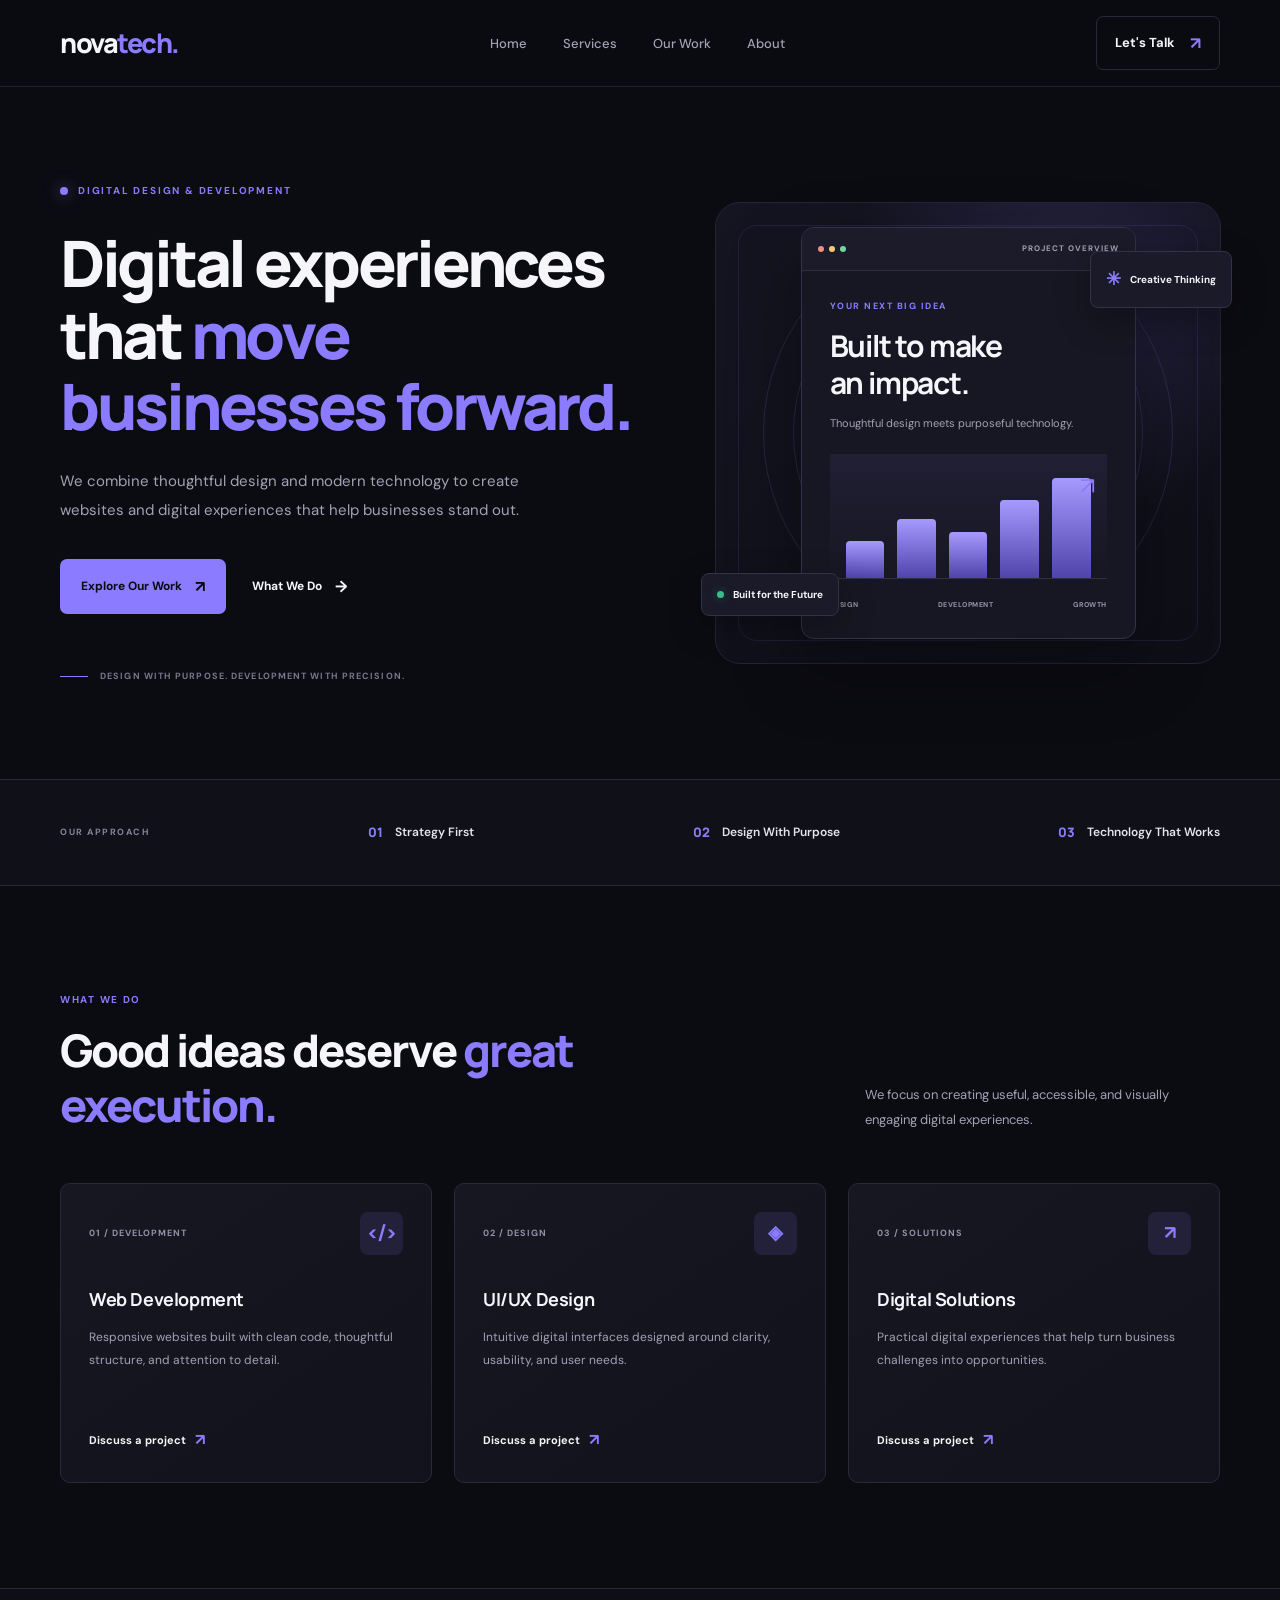
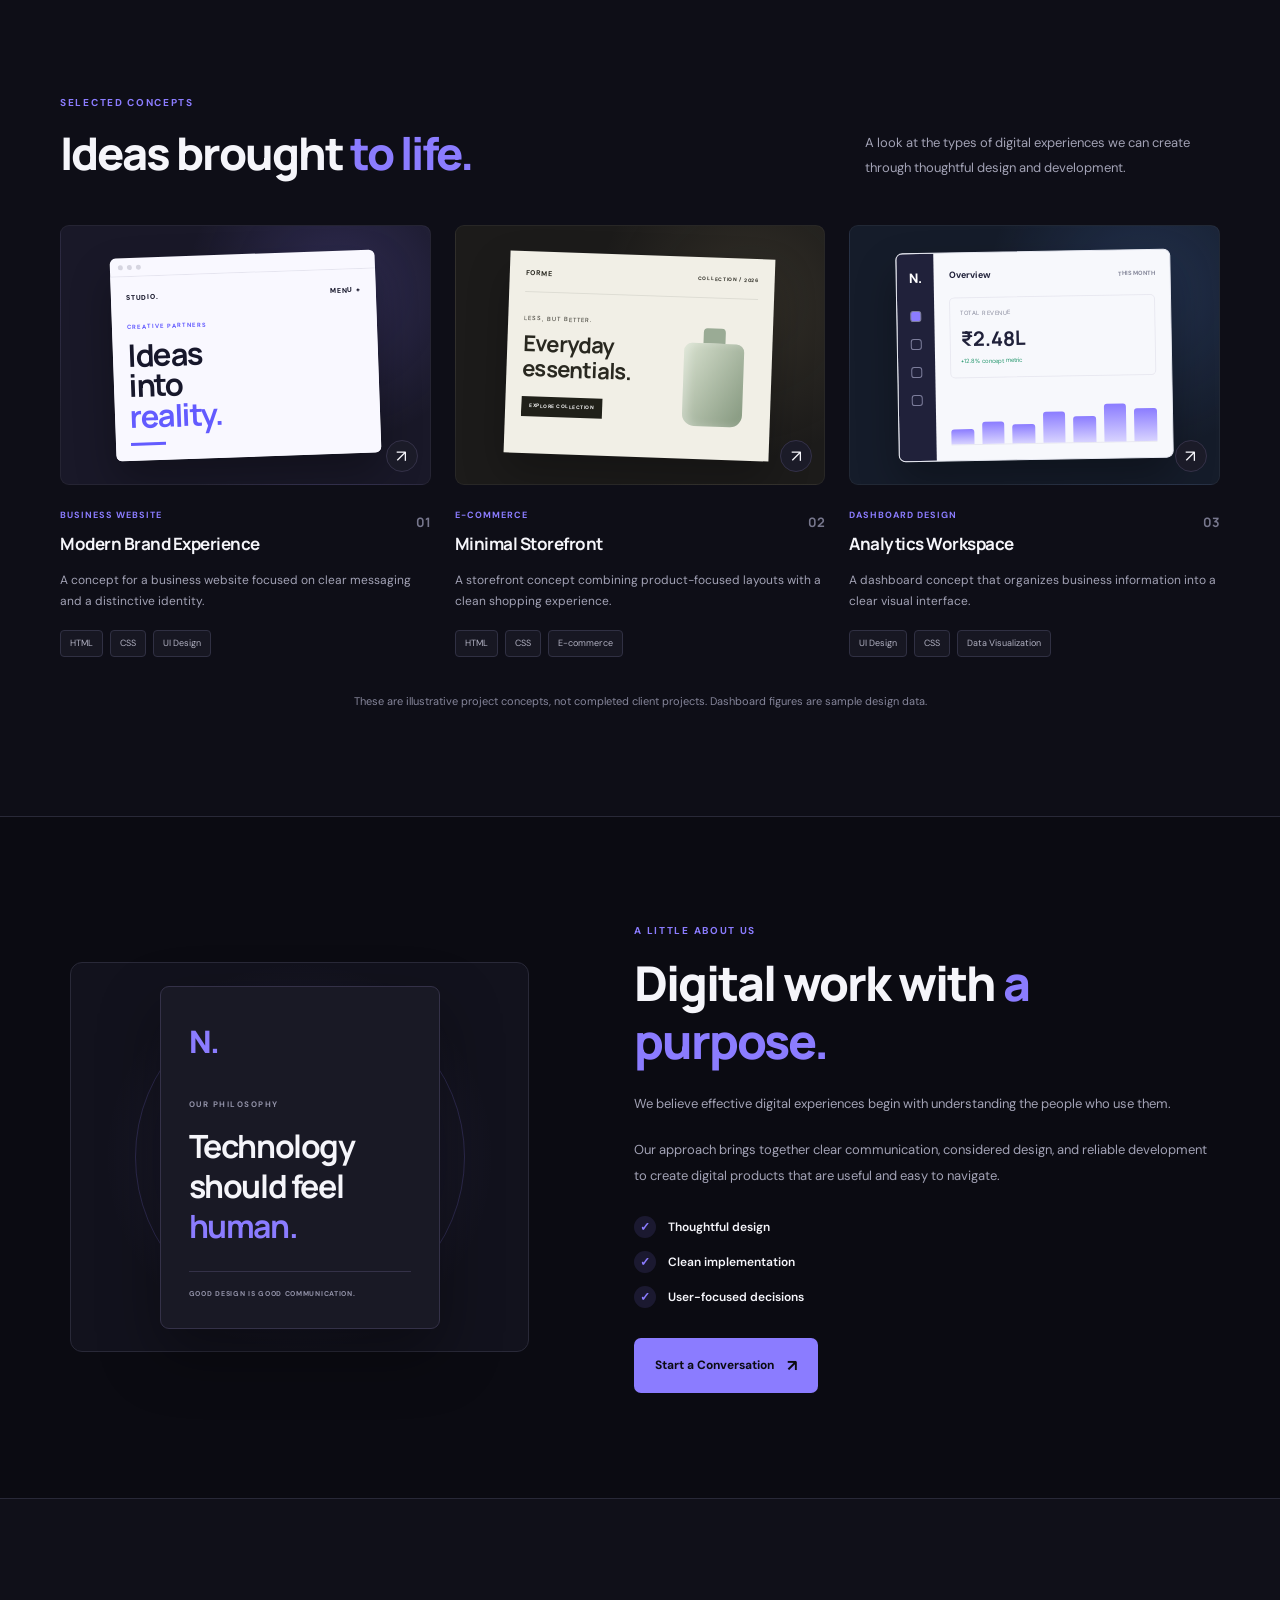
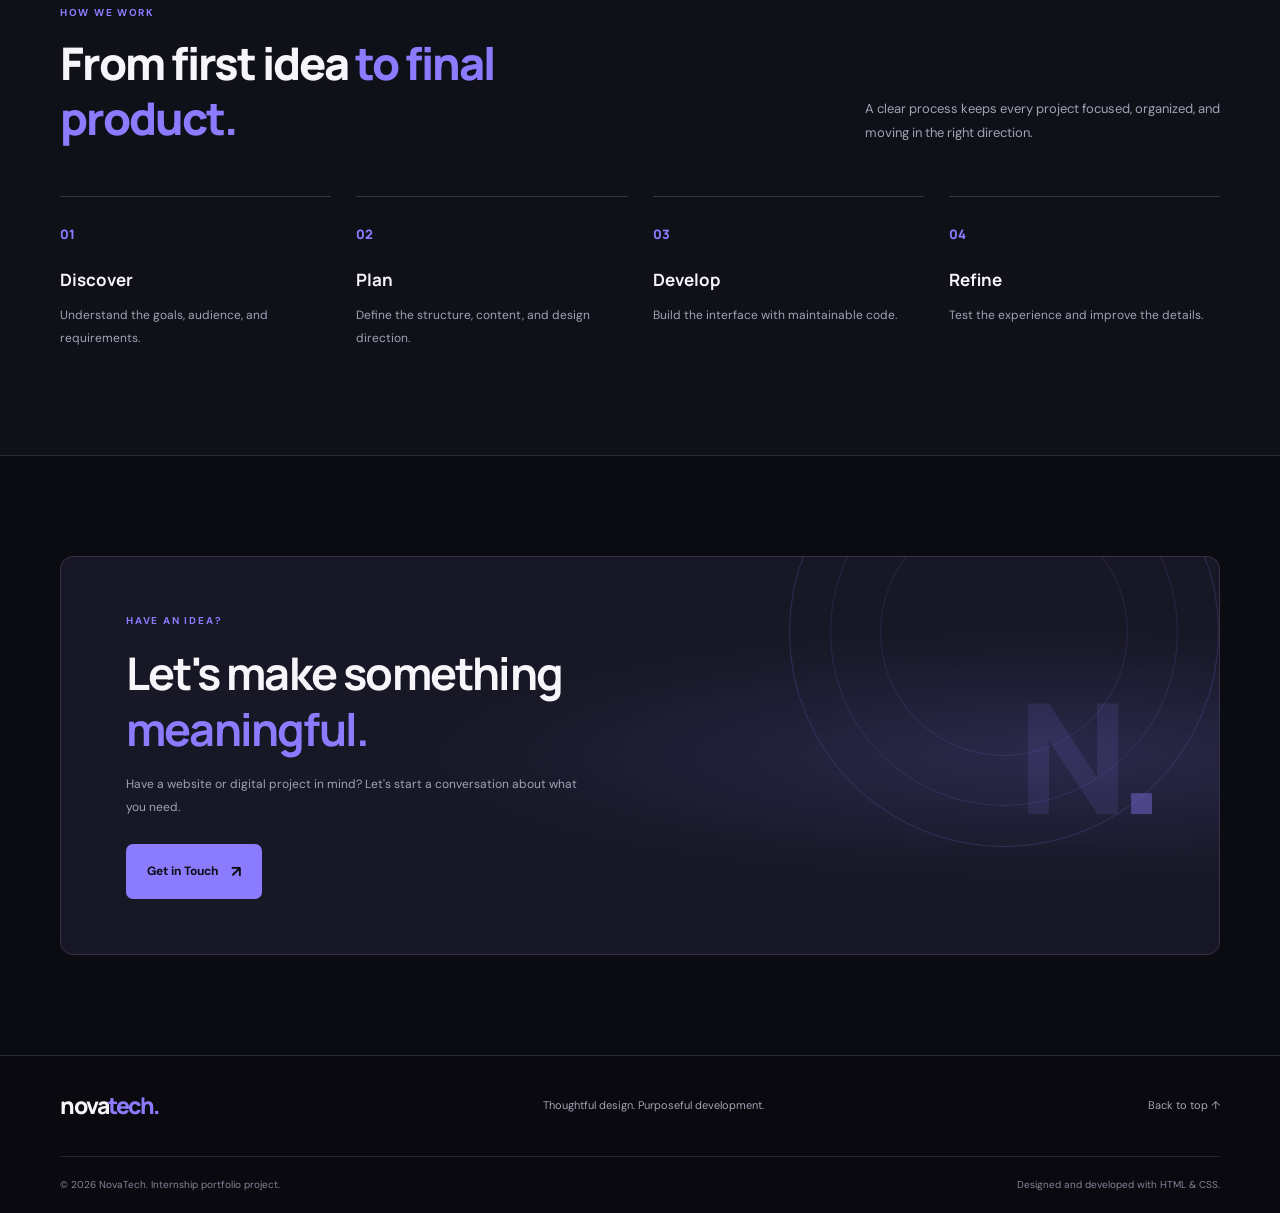
<file: Week_1/index.html>
<!DOCTYPE html>
<html lang="en">
<head>
    <meta charset="UTF-8">
    <meta name="viewport" content="width=device-width, initial-scale=1.0">

    <meta name="description" content="NovaTech creates modern websites, thoughtful user experiences, and practical digital solutions for growing businesses.">

    <meta name="theme-color" content="#ffffff">

    <title>NovaTech | Digital Experiences That Drive Growth</title>

    <link rel="preconnect" href="https://fonts.googleapis.com">
    <link rel="preconnect" href="https://fonts.gstatic.com" crossorigin>

    <link href="https://fonts.googleapis.com/css2?family=DM+Sans:wght@400;500;600;700&family=Manrope:wght@400;500;600;700;800&display=swap" rel="stylesheet">

    <link rel="stylesheet" href="style.css">
</head>

<body>

    <header class="header" id="home">
        <nav class="navbar container" aria-label="Main navigation">

            <a href="#home" class="logo" aria-label="NovaTech home">
                nova<span>tech.</span>
            </a>

            <ul class="nav-links">
                <li><a href="#home">Home</a></li>
                <li><a href="#services">Services</a></li>
                <li><a href="#work">Our Work</a></li>
                <li><a href="#about">About</a></li>
            </ul>

            <a href="#contact" class="nav-cta">
                Let's Talk <span aria-hidden="true">↗</span>
            </a>

        </nav>
    </header>


    <main>

        <section class="hero container">

            <div class="hero-content">

                <div class="eyebrow">
                    <span class="eyebrow-dot"></span>
                    DIGITAL DESIGN & DEVELOPMENT
                </div>

                <h1>
                    Digital experiences that
                    <span class="highlight">move businesses forward.</span>
                </h1>

                <p class="hero-description">
                    We combine thoughtful design and modern technology
                    to create websites and digital experiences that help
                    businesses stand out.
                </p>

                <div class="hero-actions">

                    <a href="#work" class="button button-primary">
                        Explore Our Work
                        <span aria-hidden="true">↗</span>
                    </a>

                    <a href="#services" class="button button-secondary">
                        What We Do
                        <span aria-hidden="true">→</span>
                    </a>

                </div>

                <div class="hero-note">
                    <span class="note-line"></span>
                    DESIGN WITH PURPOSE. DEVELOPMENT WITH PRECISION.
                </div>

            </div>


            <div class="hero-visual" aria-label="Illustration of a digital project dashboard">

                <div class="visual-orbit orbit-one"></div>
                <div class="visual-orbit orbit-two"></div>

                <div class="dashboard-card">

                    <div class="dashboard-header">
                        <div class="window-dots" aria-hidden="true">
                            <span></span>
                            <span></span>
                            <span></span>
                        </div>

                        <span class="dashboard-label">PROJECT OVERVIEW</span>
                    </div>

                    <div class="dashboard-body">

                        <p class="dashboard-kicker">YOUR NEXT BIG IDEA</p>

                        <h2>Built to make<br>an impact.</h2>

                        <p class="dashboard-description">
                            Thoughtful design meets purposeful technology.
                        </p>

                        <div class="dashboard-graphic" aria-hidden="true">

                            <div class="graphic-column column-one"></div>
                            <div class="graphic-column column-two"></div>
                            <div class="graphic-column column-three"></div>
                            <div class="graphic-column column-four"></div>
                            <div class="graphic-column column-five"></div>

                            <div class="graphic-trend">↗</div>

                        </div>

                        <div class="dashboard-footer">
                            <span>DESIGN</span>
                            <span>DEVELOPMENT</span>
                            <span>GROWTH</span>
                        </div>

                    </div>

                </div>

                <div class="floating-badge badge-top">
                    <span class="badge-icon">✳</span>
                    Creative Thinking
                </div>

                <div class="floating-badge badge-bottom">
                    <span class="badge-status"></span>
                    Built for the Future
                </div>

            </div>

        </section>


        <section class="trust-strip">

            <div class="container trust-content">

                <p>OUR APPROACH</p>

                <div class="trust-item">
                    <span>01</span>
                    Strategy First
                </div>

                <div class="trust-item">
                    <span>02</span>
                    Design With Purpose
                </div>

                <div class="trust-item">
                    <span>03</span>
                    Technology That Works
                </div>

            </div>

        </section>


        <section class="services section container" id="services">

            <div class="section-heading">

                <div>
                    <p class="section-label">WHAT WE DO</p>

                    <h2>
                        Good ideas deserve
                        <span>great execution.</span>
                    </h2>
                </div>

                <p class="section-intro">
                    We focus on creating useful, accessible, and visually
                    engaging digital experiences.
                </p>

            </div>


            <div class="service-grid">

                <article class="service-card">

                    <div class="service-card-top">
                        <span class="service-number">01 / DEVELOPMENT</span>

                        <span class="service-icon" aria-hidden="true">
                            &lt;/&gt;
                        </span>
                    </div>

                    <h3>Web Development</h3>

                    <p>
                        Responsive websites built with clean code,
                        thoughtful structure, and attention to detail.
                    </p>

                    <a href="#contact" class="text-link">
                        Discuss a project
                        <span aria-hidden="true">↗</span>
                    </a>

                </article>


                <article class="service-card">

                    <div class="service-card-top">
                        <span class="service-number">02 / DESIGN</span>

                        <span class="service-icon" aria-hidden="true">
                            ◈
                        </span>
                    </div>

                    <h3>UI/UX Design</h3>

                    <p>
                        Intuitive digital interfaces designed around
                        clarity, usability, and user needs.
                    </p>

                    <a href="#contact" class="text-link">
                        Discuss a project
                        <span aria-hidden="true">↗</span>
                    </a>

                </article>


                <article class="service-card">

                    <div class="service-card-top">
                        <span class="service-number">03 / SOLUTIONS</span>

                        <span class="service-icon" aria-hidden="true">
                            ↗
                        </span>
                    </div>

                    <h3>Digital Solutions</h3>

                    <p>
                        Practical digital experiences that help turn
                        business challenges into opportunities.
                    </p>

                    <a href="#contact" class="text-link">
                        Discuss a project
                        <span aria-hidden="true">↗</span>
                    </a>

                </article>

            </div>

        </section>


        <section class="work section" id="work">

            <div class="container">

                <div class="section-heading work-heading">

                    <div>
                        <p class="section-label">SELECTED CONCEPTS</p>

                        <h2>
                            Ideas brought
                            <span>to life.</span>
                        </h2>
                    </div>

                    <p class="section-intro">
                        A look at the types of digital experiences we
                        can create through thoughtful design and development.
                    </p>

                </div>


                <div class="project-grid">


                    <article class="project-card">

                        <a href="#contact"
                           class="project-visual project-business"
                           aria-label="Discuss a business website project">

                            <div class="mock-browser">

                                <div class="mock-browser-bar">
                                    <span></span>
                                    <span></span>
                                    <span></span>
                                </div>

                                <div class="business-preview">

                                    <div class="preview-nav">
                                        <span>STUDIO.</span>
                                        <span>MENU +</span>
                                    </div>

                                    <div class="preview-content">
                                        <span>CREATIVE PARTNERS</span>

                                        <strong>
                                            Ideas<br>
                                            into<br>
                                            <em>reality.</em>
                                        </strong>

                                        <div class="preview-line"></div>
                                    </div>

                                </div>

                            </div>

                            <span class="project-arrow" aria-hidden="true">↗</span>

                        </a>


                        <div class="project-info">

                            <div>
                                <p class="project-category">
                                    BUSINESS WEBSITE
                                </p>

                                <h3>Modern Brand Experience</h3>
                            </div>

                            <span class="project-index">01</span>

                        </div>

                        <p class="project-description">
                            A concept for a business website focused on
                            clear messaging and a distinctive identity.
                        </p>

                        <div class="project-tags">
                            <span>HTML</span>
                            <span>CSS</span>
                            <span>UI Design</span>
                        </div>

                    </article>


                    <article class="project-card">

                        <a href="#contact"
                           class="project-visual project-store"
                           aria-label="Discuss an e-commerce website project">

                            <div class="store-preview">

                                <div class="store-topbar">
                                    <span>FORME</span>
                                    <span>COLLECTION / 2026</span>
                                </div>

                                <div class="store-content">

                                    <div class="store-copy">
                                        <span>LESS, BUT BETTER.</span>

                                        <strong>
                                            Everyday<br>
                                            essentials.
                                        </strong>

                                        <span class="store-button">
                                            EXPLORE COLLECTION
                                        </span>
                                    </div>

                                    <div class="product-shape" aria-hidden="true">
                                        <div class="product-neck"></div>
                                        <div class="product-body"></div>
                                    </div>

                                </div>

                            </div>

                            <span class="project-arrow" aria-hidden="true">↗</span>

                        </a>


                        <div class="project-info">

                            <div>
                                <p class="project-category">
                                    E-COMMERCE
                                </p>

                                <h3>Minimal Storefront</h3>
                            </div>

                            <span class="project-index">02</span>

                        </div>

                        <p class="project-description">
                            A storefront concept combining product-focused
                            layouts with a clean shopping experience.
                        </p>

                        <div class="project-tags">
                            <span>HTML</span>
                            <span>CSS</span>
                            <span>E-commerce</span>
                        </div>

                    </article>


                    <article class="project-card">

                        <a href="#contact"
                           class="project-visual project-dashboard"
                           aria-label="Discuss an analytics dashboard project">

                            <div class="analytics-preview">

                                <div class="analytics-sidebar">
                                    <span class="sidebar-logo">N.</span>
                                    <span class="sidebar-active"></span>
                                    <span></span>
                                    <span></span>
                                    <span></span>
                                </div>

                                <div class="analytics-main">

                                    <div class="analytics-heading">
                                        <span>Overview</span>
                                        <span>THIS MONTH</span>
                                    </div>

                                    <div class="metric-card">
                                        <span>TOTAL REVENUE</span>
                                        <strong>₹2.48L</strong>
                                        <small>+12.8% concept metric</small>
                                    </div>

                                    <div class="chart-area" aria-hidden="true">
                                        <div style="height: 32%"></div>
                                        <div style="height: 48%"></div>
                                        <div style="height: 40%"></div>
                                        <div style="height: 67%"></div>
                                        <div style="height: 56%"></div>
                                        <div style="height: 82%"></div>
                                        <div style="height: 72%"></div>
                                    </div>

                                </div>

                            </div>

                            <span class="project-arrow" aria-hidden="true">↗</span>

                        </a>


                        <div class="project-info">

                            <div>
                                <p class="project-category">
                                    DASHBOARD DESIGN
                                </p>

                                <h3>Analytics Workspace</h3>
                            </div>

                            <span class="project-index">03</span>

                        </div>

                        <p class="project-description">
                            A dashboard concept that organizes business
                            information into a clear visual interface.
                        </p>

                        <div class="project-tags">
                            <span>UI Design</span>
                            <span>CSS</span>
                            <span>Data Visualization</span>
                        </div>

                    </article>

                </div>

                <p class="work-disclaimer">
                    These are illustrative project concepts, not
                    completed client projects. Dashboard figures are
                    sample design data.
                </p>

            </div>

        </section>


        <section class="about section container" id="about">

            <div class="about-visual">

                <div class="about-decoration decoration-one"></div>
                <div class="about-decoration decoration-two"></div>

                <div class="about-card">

                    <span class="about-card-symbol">N.</span>

                    <p class="about-card-label">
                        OUR PHILOSOPHY
                    </p>

                    <h3>
                        Technology<br>
                        should feel<br>
                        <span>human.</span>
                    </h3>

                    <div class="about-card-footer">
                        GOOD DESIGN IS GOOD COMMUNICATION.
                    </div>

                </div>

            </div>


            <div class="about-content">

                <p class="section-label">A LITTLE ABOUT US</p>

                <h2>
                    Digital work with
                    <span>a purpose.</span>
                </h2>

                <p>
                    We believe effective digital experiences begin
                    with understanding the people who use them.
                </p>

                <p>
                    Our approach brings together clear communication,
                    considered design, and reliable development to
                    create digital products that are useful and easy
                    to navigate.
                </p>

                <div class="about-values">

                    <div>
                        <span class="value-mark">✓</span>
                        <span>Thoughtful design</span>
                    </div>

                    <div>
                        <span class="value-mark">✓</span>
                        <span>Clean implementation</span>
                    </div>

                    <div>
                        <span class="value-mark">✓</span>
                        <span>User-focused decisions</span>
                    </div>

                </div>

                <a href="#contact" class="button button-primary">
                    Start a Conversation
                    <span aria-hidden="true">↗</span>
                </a>

            </div>

        </section>


        <section class="process section">

            <div class="container">

                <div class="section-heading">

                    <div>
                        <p class="section-label">HOW WE WORK</p>

                        <h2>
                            From first idea
                            <span>to final product.</span>
                        </h2>
                    </div>

                    <p class="section-intro">
                        A clear process keeps every project focused,
                        organized, and moving in the right direction.
                    </p>

                </div>


                <div class="process-grid">

                    <article class="process-item">
                        <span class="process-number">01</span>
                        <h3>Discover</h3>
                        <p>Understand the goals, audience, and requirements.</p>
                    </article>

                    <article class="process-item">
                        <span class="process-number">02</span>
                        <h3>Plan</h3>
                        <p>Define the structure, content, and design direction.</p>
                    </article>

                    <article class="process-item">
                        <span class="process-number">03</span>
                        <h3>Develop</h3>
                        <p>Build the interface with maintainable code.</p>
                    </article>

                    <article class="process-item">
                        <span class="process-number">04</span>
                        <h3>Refine</h3>
                        <p>Test the experience and improve the details.</p>
                    </article>

                </div>

            </div>

        </section>


        <section class="contact section container" id="contact">

            <div class="contact-panel">

                <div class="contact-decoration"></div>

                <div class="contact-content">

                    <p class="contact-label">HAVE AN IDEA?</p>

                    <h2>
                        Let's make something
                        <span>meaningful.</span>
                    </h2>

                    <p>
                        Have a website or digital project in mind?
                        Let's start a conversation about what you need.
                    </p>

                    <a href="mailto:YOUR_EMAIL@example.com"
                       class="button contact-button">
                        Get in Touch
                        <span aria-hidden="true">↗</span>
                    </a>

                </div>

                <div class="contact-symbol" aria-hidden="true">
                    N<span>.</span>
                </div>

            </div>

        </section>

    </main>


    <footer class="footer">

        <div class="container footer-content">

            <a href="#home" class="logo">
                nova<span>tech.</span>
            </a>

            <p>
                Thoughtful design. Purposeful development.
            </p>

            <a href="#home" class="back-to-top">
                Back to top ↑
            </a>

        </div>

        <div class="container footer-bottom">

            <p>
                © 2026 NovaTech. Internship portfolio project.
            </p>

            <p>
                Designed and developed with HTML & CSS.
            </p>

        </div>

    </footer>

</body>
</html>
</file>
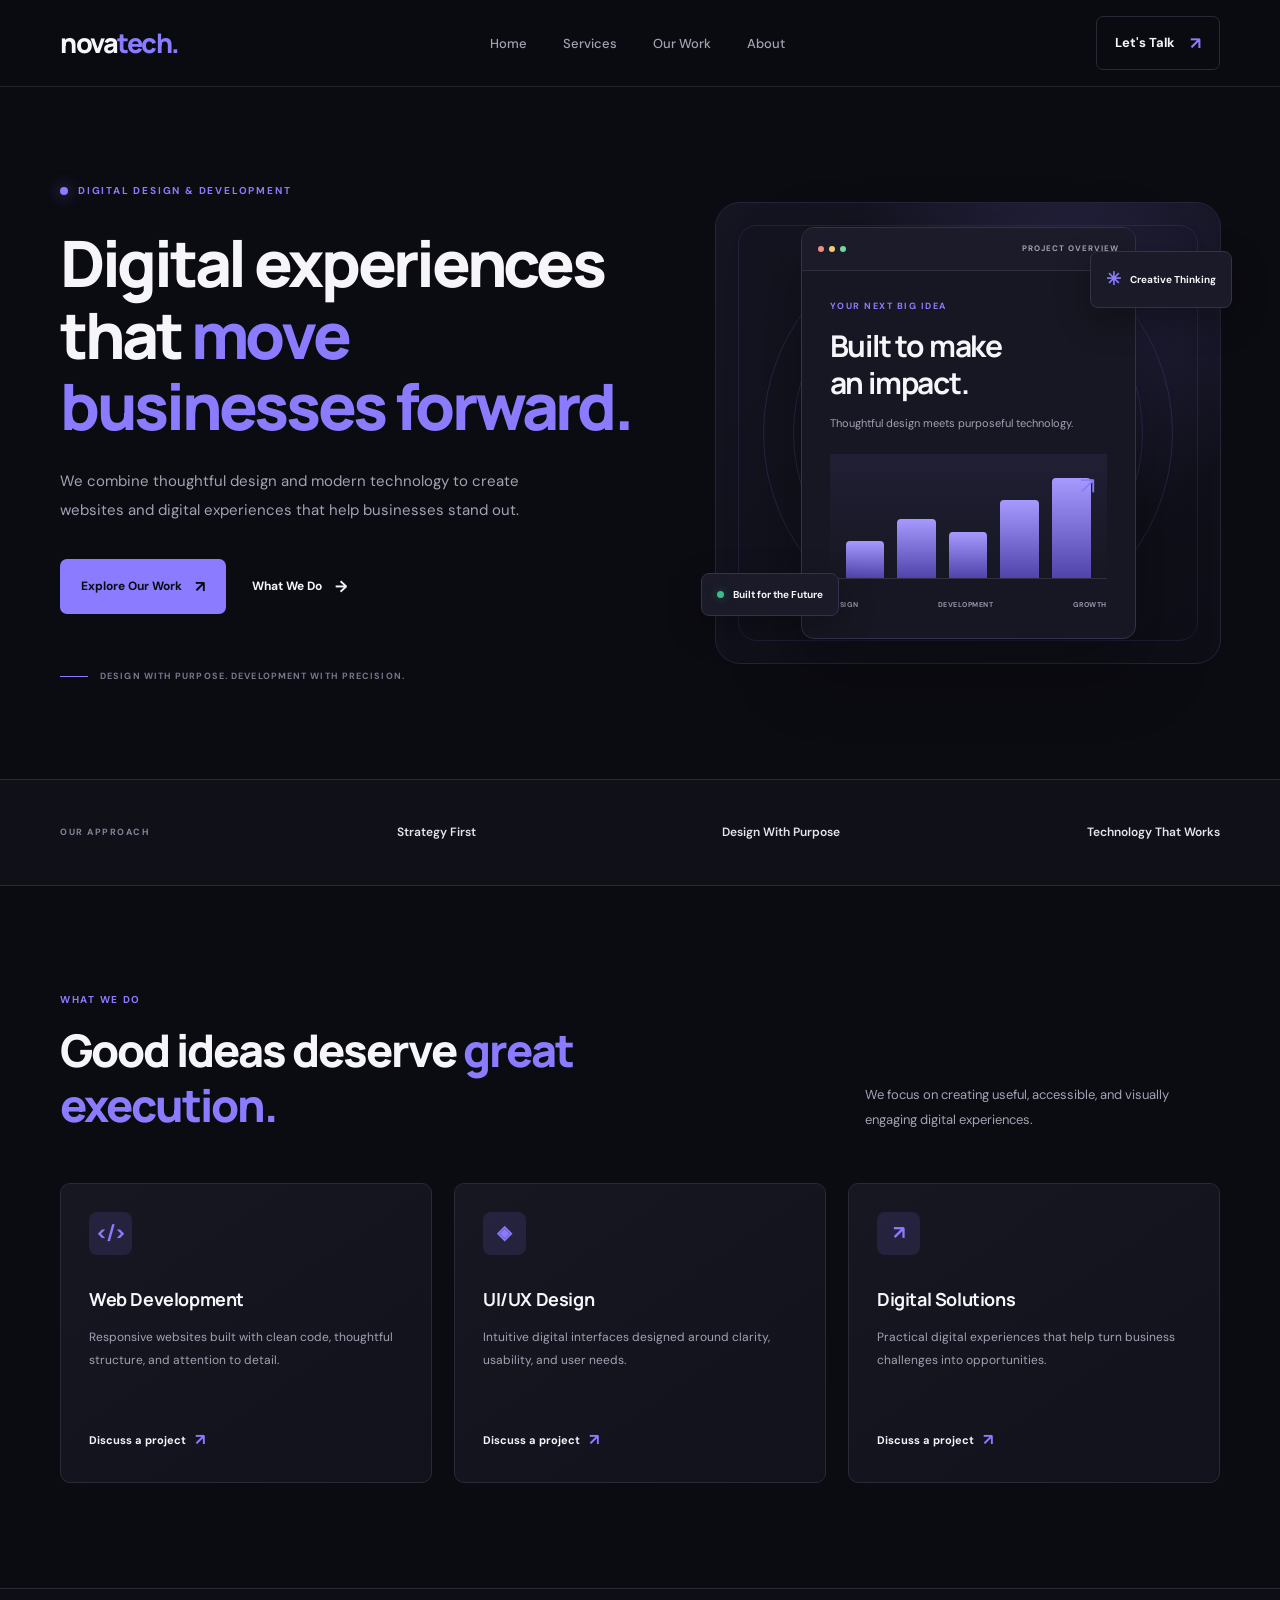
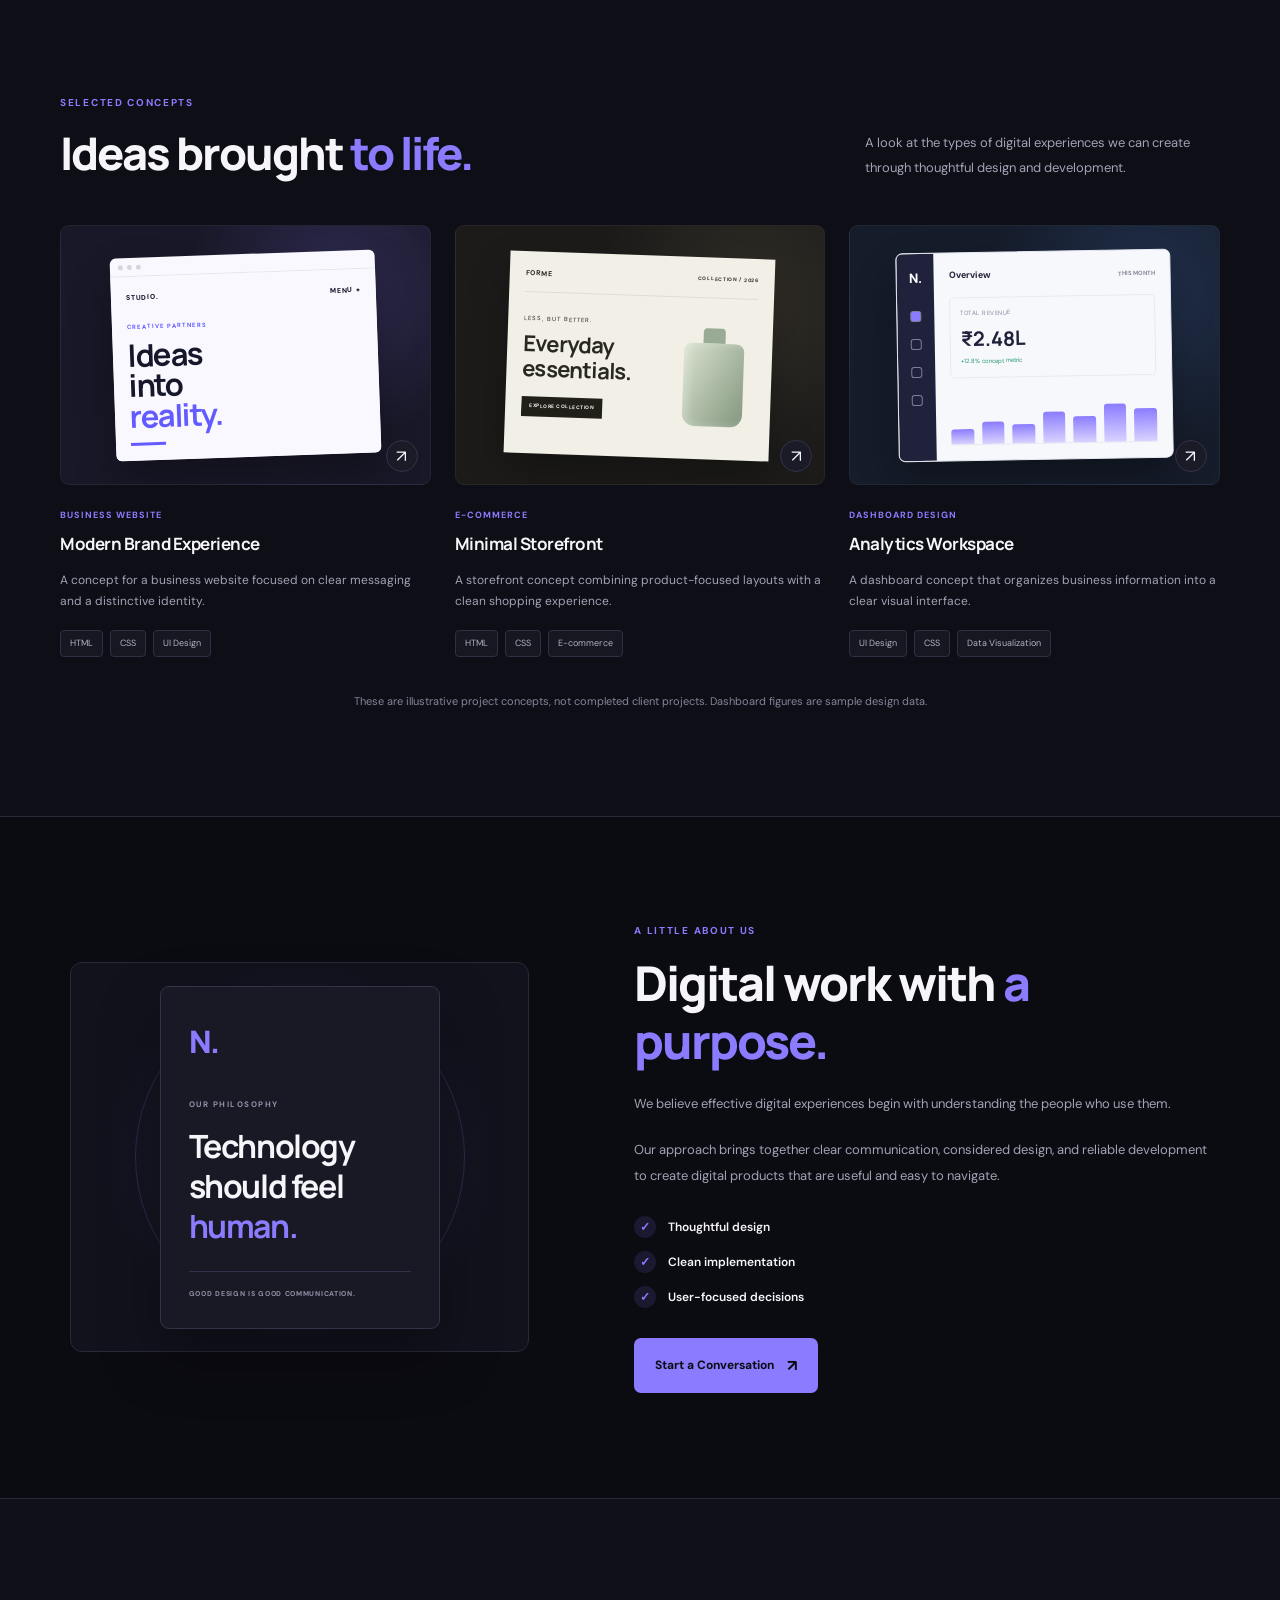
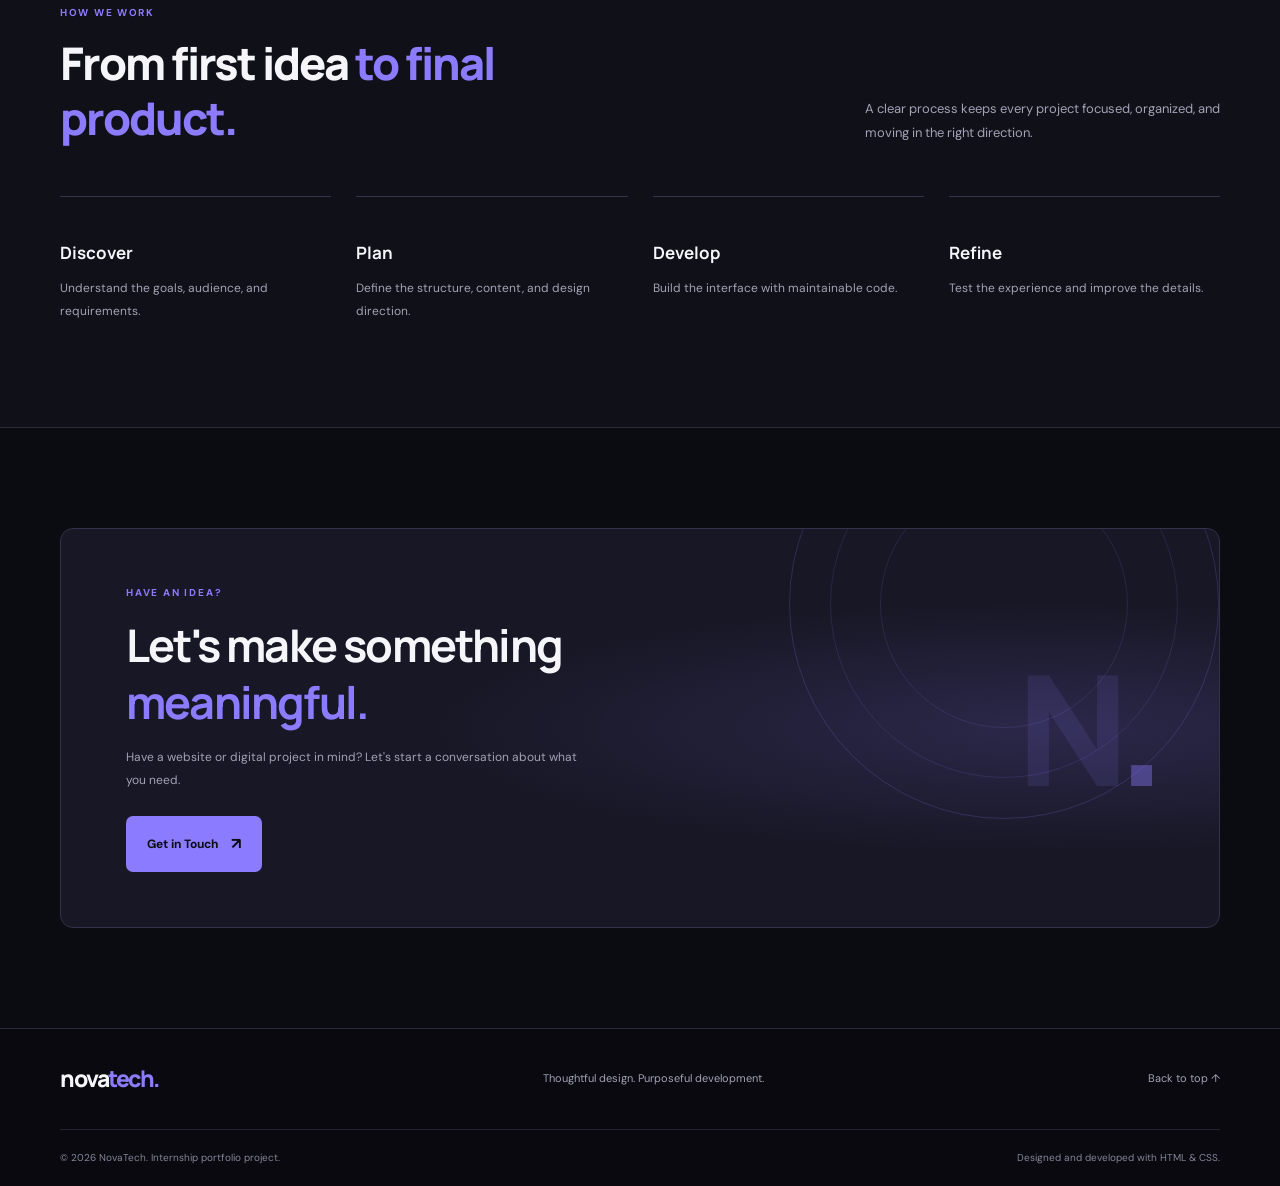
<file: Week_2/index.html>
<!DOCTYPE html>
<html lang="en">
<head>
    <meta charset="UTF-8">
    <meta name="viewport" content="width=device-width, initial-scale=1.0">

    <meta name="description" content="NovaTech creates modern websites, thoughtful user experiences, and practical digital solutions for growing businesses.">

    <meta name="theme-color" content="#ffffff">

    <title>NovaTech | Digital Experiences That Drive Growth</title>

    <link rel="preconnect" href="https://fonts.googleapis.com">
    <link rel="preconnect" href="https://fonts.gstatic.com" crossorigin>

    <link href="https://fonts.googleapis.com/css2?family=DM+Sans:wght@400;500;600;700&family=Manrope:wght@400;500;600;700;800&display=swap" rel="stylesheet">

    <link rel="stylesheet" href="style.css">
</head>

<body>

    <header class="header" id="home">
        <nav class="navbar container" aria-label="Main navigation">

            <a href="#home" class="logo" aria-label="NovaTech home">
                nova<span>tech.</span>
            </a>

            <ul class="nav-links">
                <li><a href="#home">Home</a></li>
                <li><a href="#services">Services</a></li>
                <li><a href="#work">Our Work</a></li>
                <li><a href="#about">About</a></li>
            </ul>

            <a href="#contact" class="nav-cta">
                Let's Talk <span aria-hidden="true">↗</span>
            </a>

        </nav>
    </header>


    <main>

        <section class="hero container">

            <div class="hero-content">

                <div class="eyebrow">
                    <span class="eyebrow-dot"></span>
                    DIGITAL DESIGN & DEVELOPMENT
                </div>

                <h1>
                    Digital experiences that
                    <span class="highlight">move businesses forward.</span>
                </h1>

                <p class="hero-description">
                    We combine thoughtful design and modern technology
                    to create websites and digital experiences that help
                    businesses stand out.
                </p>

                <div class="hero-actions">

                    <a href="#work" class="button button-primary">
                        Explore Our Work
                        <span aria-hidden="true">↗</span>
                    </a>

                    <a href="#services" class="button button-secondary">
                        What We Do
                        <span aria-hidden="true">→</span>
                    </a>

                </div>

                <div class="hero-note">
                    <span class="note-line"></span>
                    DESIGN WITH PURPOSE. DEVELOPMENT WITH PRECISION.
                </div>

            </div>


            <div class="hero-visual" aria-label="Illustration of a digital project dashboard">

                <div class="visual-orbit orbit-one"></div>
                <div class="visual-orbit orbit-two"></div>

                <div class="dashboard-card">

                    <div class="dashboard-header">
                        <div class="window-dots" aria-hidden="true">
                            <span></span>
                            <span></span>
                            <span></span>
                        </div>

                        <span class="dashboard-label">PROJECT OVERVIEW</span>
                    </div>

                    <div class="dashboard-body">

                        <p class="dashboard-kicker">YOUR NEXT BIG IDEA</p>

                        <h2>Built to make<br>an impact.</h2>

                        <p class="dashboard-description">
                            Thoughtful design meets purposeful technology.
                        </p>

                        <div class="dashboard-graphic" aria-hidden="true">

                            <div class="graphic-column column-one"></div>
                            <div class="graphic-column column-two"></div>
                            <div class="graphic-column column-three"></div>
                            <div class="graphic-column column-four"></div>
                            <div class="graphic-column column-five"></div>

                            <div class="graphic-trend">↗</div>

                        </div>

                        <div class="dashboard-footer">
                            <span>DESIGN</span>
                            <span>DEVELOPMENT</span>
                            <span>GROWTH</span>
                        </div>

                    </div>

                </div>

                <div class="floating-badge badge-top">
                    <span class="badge-icon">✳</span>
                    Creative Thinking
                </div>

                <div class="floating-badge badge-bottom">
                    <span class="badge-status"></span>
                    Built for the Future
                </div>

            </div>

        </section>


        <section class="trust-strip">

            <div class="container trust-content">

                <p>OUR APPROACH</p>

                <div class="trust-item">
                    Strategy First
                </div>

                <div class="trust-item">
                    Design With Purpose
                </div>

                <div class="trust-item">
                    Technology That Works
                </div>

            </div>

        </section>


        <section class="services section container" id="services">

            <div class="section-heading">

                <div>
                    <p class="section-label">WHAT WE DO</p>

                    <h2>
                        Good ideas deserve
                        <span>great execution.</span>
                    </h2>
                </div>

                <p class="section-intro">
                    We focus on creating useful, accessible, and visually
                    engaging digital experiences.
                </p>

            </div>


            <div class="service-grid">

                <article class="service-card">

                    <div class="service-card-top">
                        <span class="service-icon" aria-hidden="true">
                            &lt;/&gt;
                        </span>
                    </div>

                    <h3>Web Development</h3>

                    <p>
                        Responsive websites built with clean code,
                        thoughtful structure, and attention to detail.
                    </p>

                    <a href="#contact" class="text-link">
                        Discuss a project
                        <span aria-hidden="true">↗</span>
                    </a>

                </article>


                <article class="service-card">

                    <div class="service-card-top">
                        <span class="service-icon" aria-hidden="true">
                            ◈
                        </span>
                    </div>

                    <h3>UI/UX Design</h3>

                    <p>
                        Intuitive digital interfaces designed around
                        clarity, usability, and user needs.
                    </p>

                    <a href="#contact" class="text-link">
                        Discuss a project
                        <span aria-hidden="true">↗</span>
                    </a>

                </article>


                <article class="service-card">

                    <div class="service-card-top">
                        <span class="service-icon" aria-hidden="true">
                            ↗
                        </span>
                    </div>

                    <h3>Digital Solutions</h3>

                    <p>
                        Practical digital experiences that help turn
                        business challenges into opportunities.
                    </p>

                    <a href="#contact" class="text-link">
                        Discuss a project
                        <span aria-hidden="true">↗</span>
                    </a>

                </article>

            </div>

        </section>


        <section class="work section" id="work">

            <div class="container">

                <div class="section-heading work-heading">

                    <div>
                        <p class="section-label">SELECTED CONCEPTS</p>

                        <h2>
                            Ideas brought
                            <span>to life.</span>
                        </h2>
                    </div>

                    <p class="section-intro">
                        A look at the types of digital experiences we
                        can create through thoughtful design and development.
                    </p>

                </div>


                <div class="project-grid">

                    <article class="project-card">

                        <a href="#contact"
                           class="project-visual project-business"
                           aria-label="Discuss a business website project">

                            <div class="mock-browser">

                                <div class="mock-browser-bar">
                                    <span></span>
                                    <span></span>
                                    <span></span>
                                </div>

                                <div class="business-preview">

                                    <div class="preview-nav">
                                        <span>STUDIO.</span>
                                        <span>MENU +</span>
                                    </div>

                                    <div class="preview-content">
                                        <span>CREATIVE PARTNERS</span>

                                        <strong>
                                            Ideas<br>
                                            into<br>
                                            <em>reality.</em>
                                        </strong>

                                        <div class="preview-line"></div>
                                    </div>

                                </div>

                            </div>

                            <span class="project-arrow" aria-hidden="true">↗</span>

                        </a>


                        <div class="project-info">
                            <div>
                                <p class="project-category">BUSINESS WEBSITE</p>
                                <h3>Modern Brand Experience</h3>
                            </div>
                        </div>

                        <p class="project-description">
                            A concept for a business website focused on
                            clear messaging and a distinctive identity.
                        </p>

                        <div class="project-tags">
                            <span>HTML</span>
                            <span>CSS</span>
                            <span>UI Design</span>
                        </div>

                    </article>


                    <article class="project-card">

                        <a href="#contact"
                           class="project-visual project-store"
                           aria-label="Discuss an e-commerce website project">

                            <div class="store-preview">

                                <div class="store-topbar">
                                    <span>FORME</span>
                                    <span>COLLECTION / 2026</span>
                                </div>

                                <div class="store-content">

                                    <div class="store-copy">
                                        <span>LESS, BUT BETTER.</span>

                                        <strong>
                                            Everyday<br>
                                            essentials.
                                        </strong>

                                        <span class="store-button">
                                            EXPLORE COLLECTION
                                        </span>
                                    </div>

                                    <div class="product-shape" aria-hidden="true">
                                        <div class="product-neck"></div>
                                        <div class="product-body"></div>
                                    </div>

                                </div>

                            </div>

                            <span class="project-arrow" aria-hidden="true">↗</span>

                        </a>


                        <div class="project-info">
                            <div>
                                <p class="project-category">E-COMMERCE</p>
                                <h3>Minimal Storefront</h3>
                            </div>
                        </div>

                        <p class="project-description">
                            A storefront concept combining product-focused
                            layouts with a clean shopping experience.
                        </p>

                        <div class="project-tags">
                            <span>HTML</span>
                            <span>CSS</span>
                            <span>E-commerce</span>
                        </div>

                    </article>


                    <article class="project-card">

                        <a href="#contact"
                           class="project-visual project-dashboard"
                           aria-label="Discuss an analytics dashboard project">

                            <div class="analytics-preview">

                                <div class="analytics-sidebar">
                                    <span class="sidebar-logo">N.</span>
                                    <span class="sidebar-active"></span>
                                    <span></span>
                                    <span></span>
                                    <span></span>
                                </div>

                                <div class="analytics-main">

                                    <div class="analytics-heading">
                                        <span>Overview</span>
                                        <span>THIS MONTH</span>
                                    </div>

                                    <div class="metric-card">
                                        <span>TOTAL REVENUE</span>
                                        <strong>₹2.48L</strong>
                                        <small>+12.8% concept metric</small>
                                    </div>

                                    <div class="chart-area" aria-hidden="true">
                                        <div style="height: 32%"></div>
                                        <div style="height: 48%"></div>
                                        <div style="height: 40%"></div>
                                        <div style="height: 67%"></div>
                                        <div style="height: 56%"></div>
                                        <div style="height: 82%"></div>
                                        <div style="height: 72%"></div>
                                    </div>

                                </div>

                            </div>

                            <span class="project-arrow" aria-hidden="true">↗</span>

                        </a>


                        <div class="project-info">
                            <div>
                                <p class="project-category">DASHBOARD DESIGN</p>
                                <h3>Analytics Workspace</h3>
                            </div>
                        </div>

                        <p class="project-description">
                            A dashboard concept that organizes business
                            information into a clear visual interface.
                        </p>

                        <div class="project-tags">
                            <span>UI Design</span>
                            <span>CSS</span>
                            <span>Data Visualization</span>
                        </div>

                    </article>

                </div>

                <p class="work-disclaimer">
                    These are illustrative project concepts, not
                    completed client projects. Dashboard figures are
                    sample design data.
                </p>

            </div>

        </section>


        <section class="about section container" id="about">

            <div class="about-visual">

                <div class="about-decoration decoration-one"></div>
                <div class="about-decoration decoration-two"></div>

                <div class="about-card">

                    <span class="about-card-symbol">N.</span>

                    <p class="about-card-label">
                        OUR PHILOSOPHY
                    </p>

                    <h3>
                        Technology<br>
                        should feel<br>
                        <span>human.</span>
                    </h3>

                    <div class="about-card-footer">
                        GOOD DESIGN IS GOOD COMMUNICATION.
                    </div>

                </div>

            </div>


            <div class="about-content">

                <p class="section-label">A LITTLE ABOUT US</p>

                <h2>
                    Digital work with
                    <span>a purpose.</span>
                </h2>

                <p>
                    We believe effective digital experiences begin
                    with understanding the people who use them.
                </p>

                <p>
                    Our approach brings together clear communication,
                    considered design, and reliable development to
                    create digital products that are useful and easy
                    to navigate.
                </p>

                <div class="about-values">

                    <div>
                        <span class="value-mark">✓</span>
                        <span>Thoughtful design</span>
                    </div>

                    <div>
                        <span class="value-mark">✓</span>
                        <span>Clean implementation</span>
                    </div>

                    <div>
                        <span class="value-mark">✓</span>
                        <span>User-focused decisions</span>
                    </div>

                </div>

                <a href="#contact" class="button button-primary">
                    Start a Conversation
                    <span aria-hidden="true">↗</span>
                </a>

            </div>

        </section>


        <section class="process section">

            <div class="container">

                <div class="section-heading">

                    <div>
                        <p class="section-label">HOW WE WORK</p>

                        <h2>
                            From first idea
                            <span>to final product.</span>
                        </h2>
                    </div>

                    <p class="section-intro">
                        A clear process keeps every project focused,
                        organized, and moving in the right direction.
                    </p>

                </div>


                <div class="process-grid">

                    <article class="process-item">
                        <h3>Discover</h3>
                        <p>Understand the goals, audience, and requirements.</p>
                    </article>

                    <article class="process-item">
                        <h3>Plan</h3>
                        <p>Define the structure, content, and design direction.</p>
                    </article>

                    <article class="process-item">
                        <h3>Develop</h3>
                        <p>Build the interface with maintainable code.</p>
                    </article>

                    <article class="process-item">
                        <h3>Refine</h3>
                        <p>Test the experience and improve the details.</p>
                    </article>

                </div>

            </div>

        </section>


        <section class="contact section container" id="contact">

            <div class="contact-panel">

                <div class="contact-decoration"></div>

                <div class="contact-content">

                    <p class="contact-label">HAVE AN IDEA?</p>

                    <h2>
                        Let's make something
                        <span>meaningful.</span>
                    </h2>

                    <p>
                        Have a website or digital project in mind?
                        Let's start a conversation about what you need.
                    </p>

                    <a href="mailto:YOUR_EMAIL@example.com"
                       class="button contact-button">
                        Get in Touch
                        <span aria-hidden="true">↗</span>
                    </a>

                </div>

                <div class="contact-symbol" aria-hidden="true">
                    N<span>.</span>
                </div>

            </div>

        </section>

    </main>


    <footer class="footer">

        <div class="container footer-content">

            <a href="#home" class="logo">
                nova<span>tech.</span>
            </a>

            <p>
                Thoughtful design. Purposeful development.
            </p>

            <a href="#home" class="back-to-top">
                Back to top ↑
            </a>

        </div>

        <div class="container footer-bottom">

            <p>
                © 2026 NovaTech. Internship portfolio project.
            </p>

            <p>
                Designed and developed with HTML & CSS.
            </p>

        </div>

    </footer>

</body>
</html>
</file>
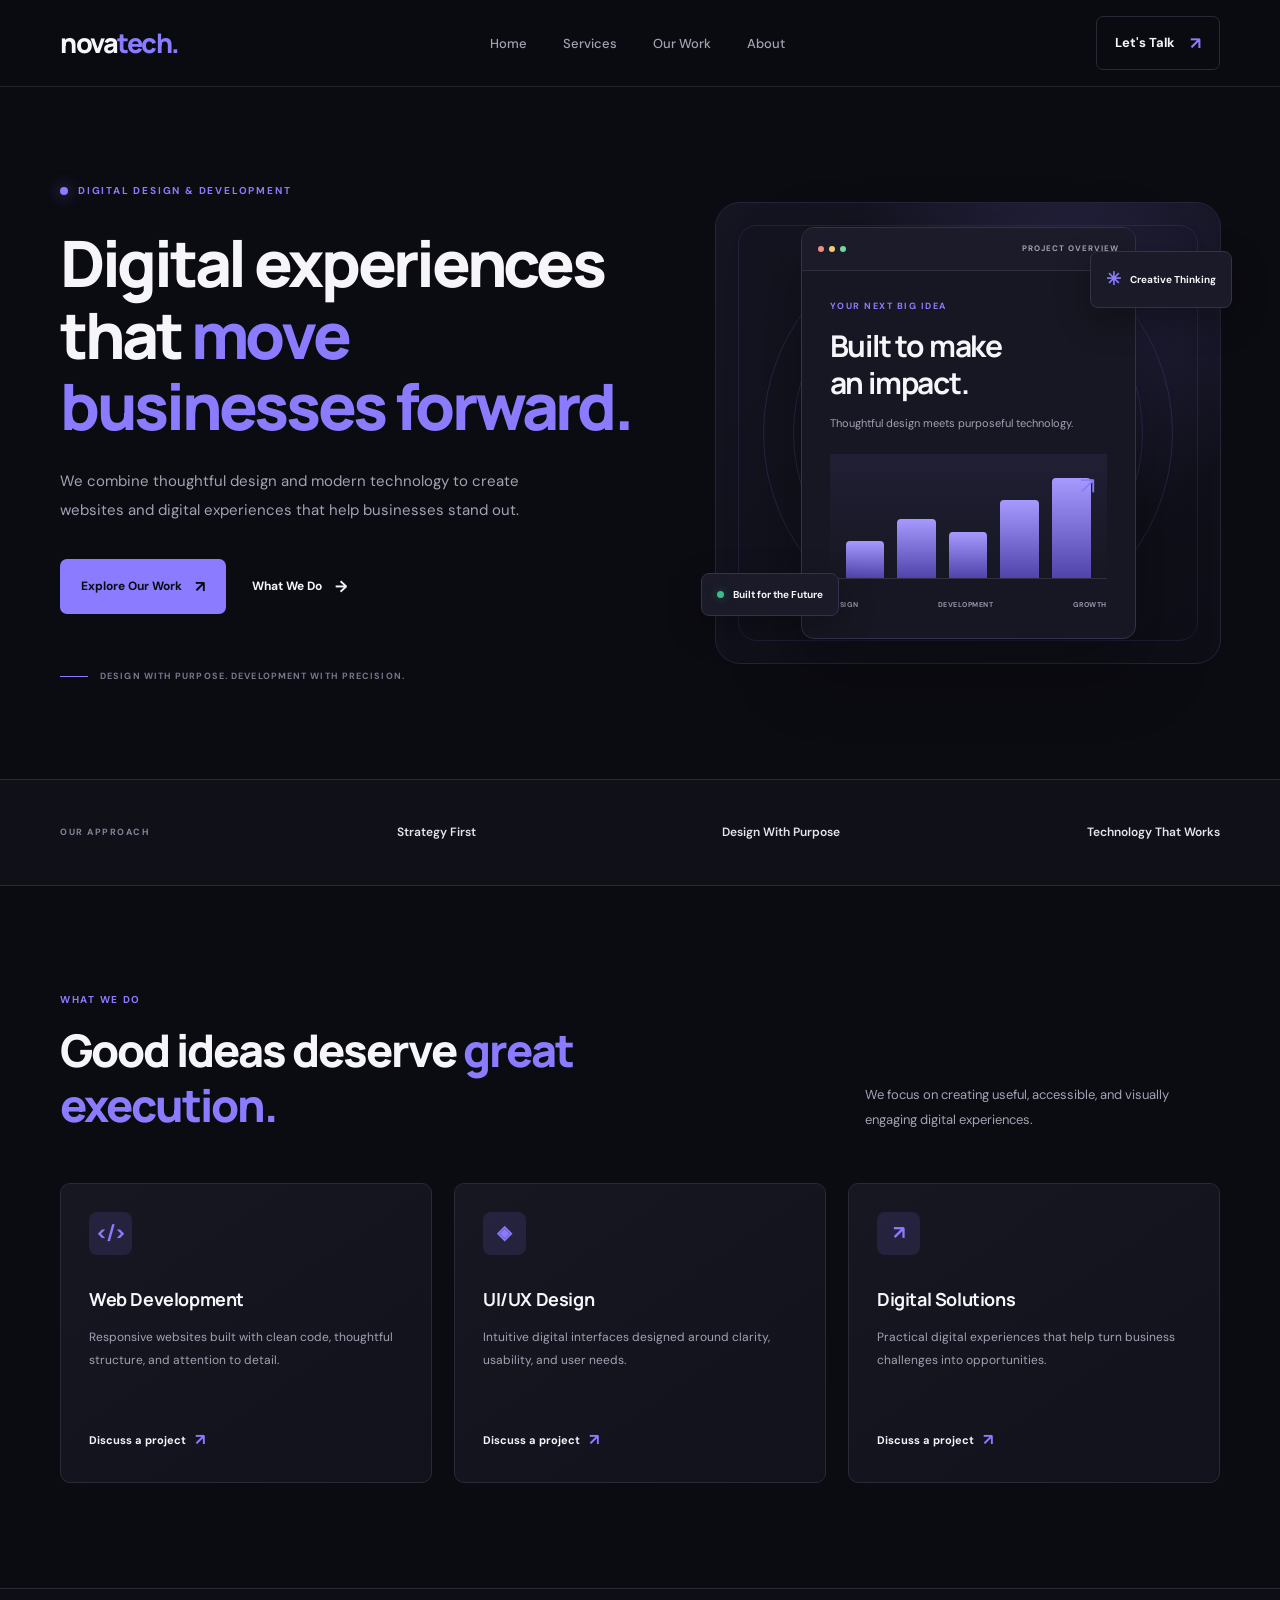
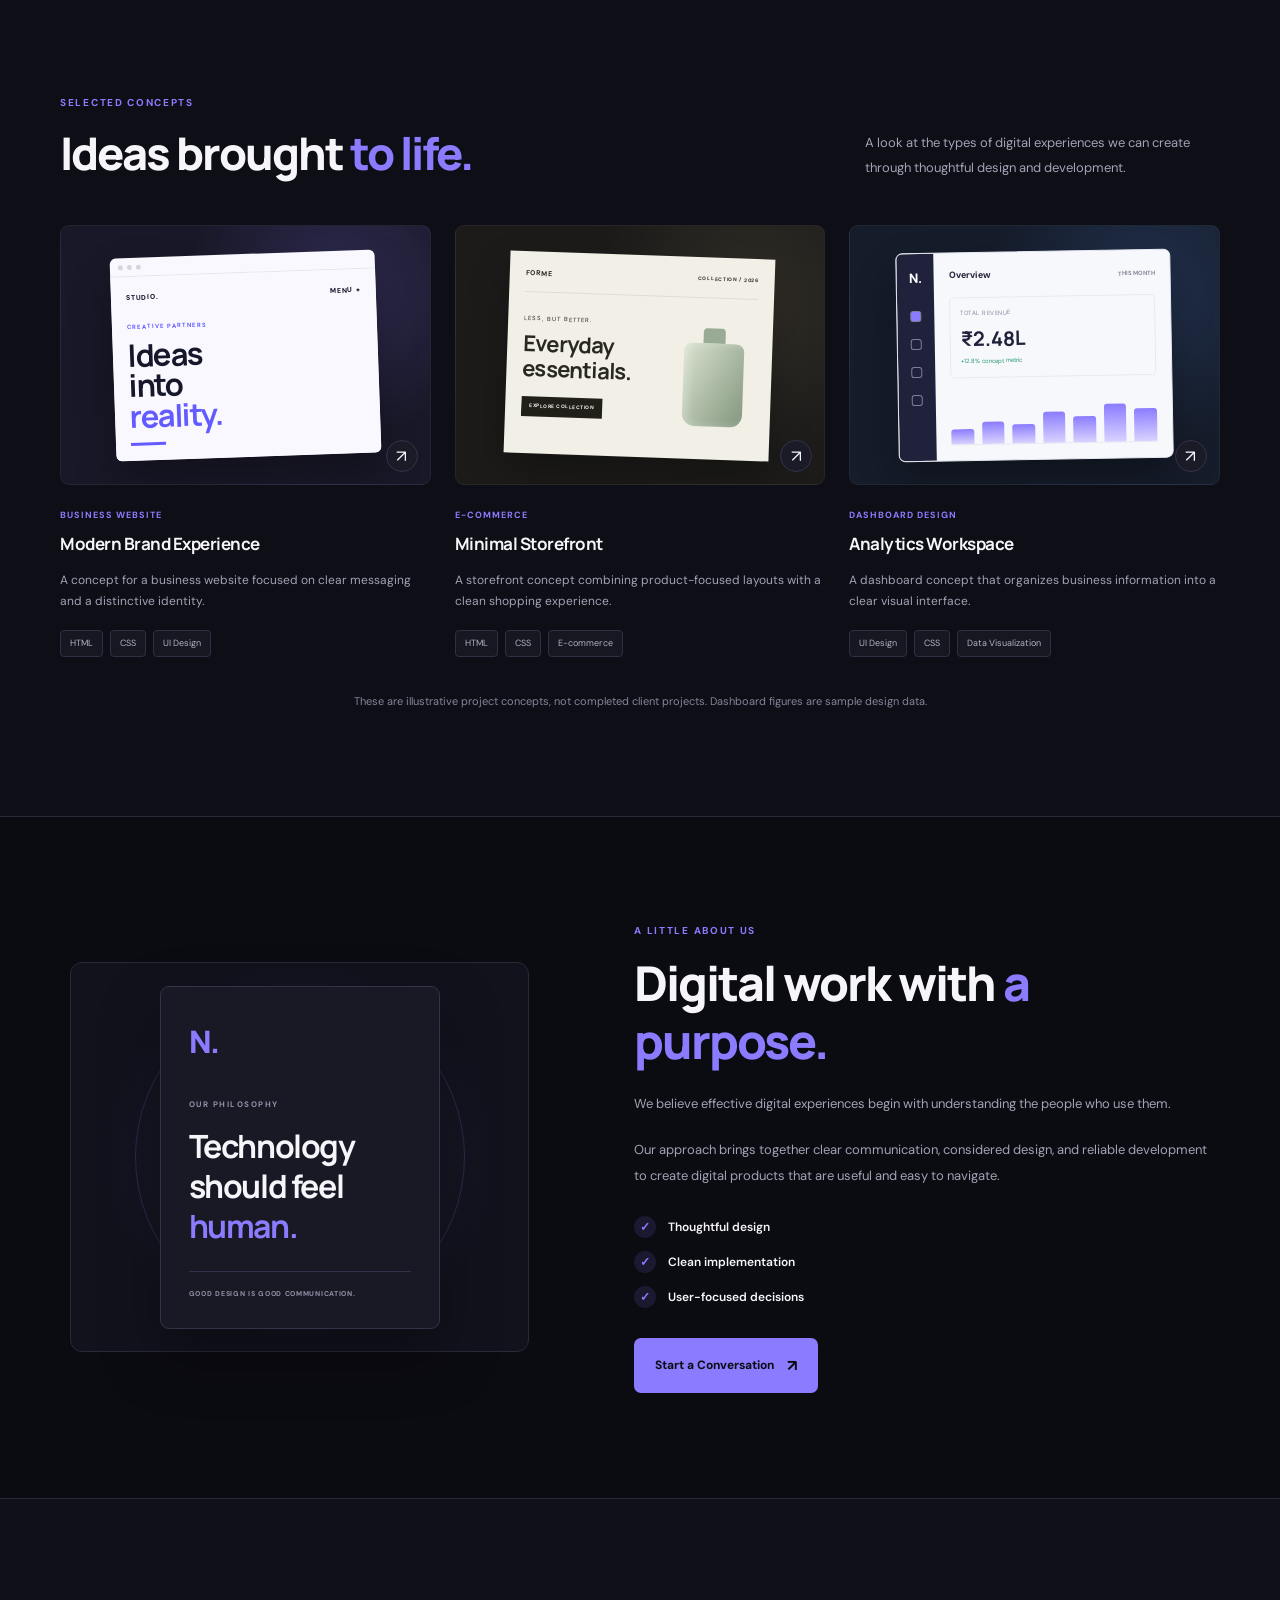
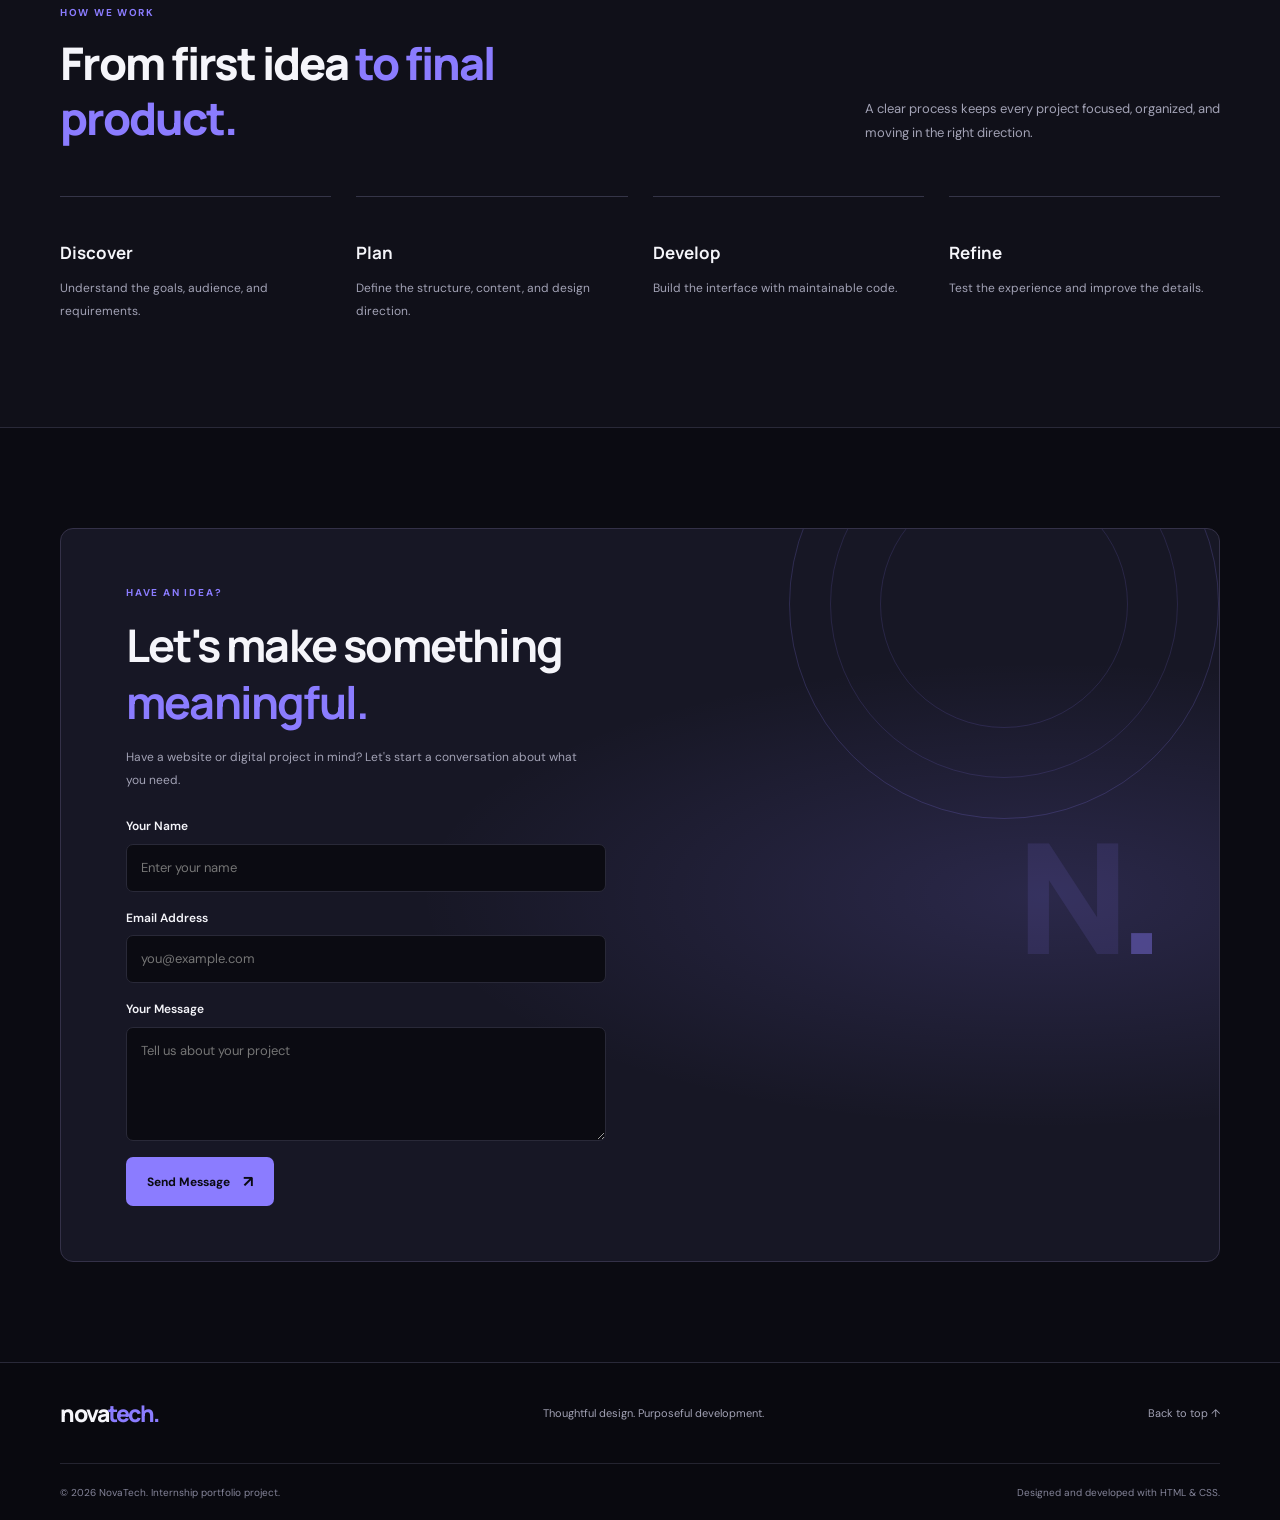
<file: Week_3/index.html>
<!DOCTYPE html>
<html lang="en">
<head>
    <meta charset="UTF-8">
    <meta name="viewport" content="width=device-width, initial-scale=1.0">

    <meta name="description" content="NovaTech creates modern websites, thoughtful user experiences, and practical digital solutions for growing businesses.">

    <meta name="theme-color" content="#ffffff">

    <title>NovaTech | Digital Experiences That Drive Growth</title>

    <link rel="preconnect" href="https://fonts.googleapis.com">
    <link rel="preconnect" href="https://fonts.gstatic.com" crossorigin>

    <link href="https://fonts.googleapis.com/css2?family=DM+Sans:wght@400;500;600;700&family=Manrope:wght@400;500;600;700;800&display=swap" rel="stylesheet">

    <link rel="stylesheet" href="style.css">
</head>

<body>

    <header class="header" id="home">
        <nav class="navbar container" aria-label="Main navigation">

            <a href="#home" class="logo" aria-label="NovaTech home">
                nova<span>tech.</span>
            </a>

            <ul class="nav-links">
                <li><a href="#home">Home</a></li>
                <li><a href="#services">Services</a></li>
                <li><a href="#work">Our Work</a></li>
                <li><a href="#about">About</a></li>
            </ul>

            <a href="#contact" class="nav-cta">
                Let's Talk <span aria-hidden="true">↗</span>
            </a>

        </nav>
    </header>


    <main>

        <section class="hero container">

            <div class="hero-content">

                <div class="eyebrow">
                    <span class="eyebrow-dot"></span>
                    DIGITAL DESIGN & DEVELOPMENT
                </div>

                <h1>
                    Digital experiences that
                    <span class="highlight">move businesses forward.</span>
                </h1>

                <p class="hero-description">
                    We combine thoughtful design and modern technology
                    to create websites and digital experiences that help
                    businesses stand out.
                </p>

                <div class="hero-actions">

                    <a href="#work" class="button button-primary">
                        Explore Our Work
                        <span aria-hidden="true">↗</span>
                    </a>

                    <a href="#services" class="button button-secondary">
                        What We Do
                        <span aria-hidden="true">→</span>
                    </a>

                </div>

                <div class="hero-note">
                    <span class="note-line"></span>
                    DESIGN WITH PURPOSE. DEVELOPMENT WITH PRECISION.
                </div>

            </div>


            <div class="hero-visual" aria-label="Illustration of a digital project dashboard">

                <div class="visual-orbit orbit-one"></div>
                <div class="visual-orbit orbit-two"></div>

                <div class="dashboard-card">

                    <div class="dashboard-header">
                        <div class="window-dots" aria-hidden="true">
                            <span></span>
                            <span></span>
                            <span></span>
                        </div>

                        <span class="dashboard-label">PROJECT OVERVIEW</span>
                    </div>

                    <div class="dashboard-body">

                        <p class="dashboard-kicker">YOUR NEXT BIG IDEA</p>

                        <h2>Built to make<br>an impact.</h2>

                        <p class="dashboard-description">
                            Thoughtful design meets purposeful technology.
                        </p>

                        <div class="dashboard-graphic" aria-hidden="true">

                            <div class="graphic-column column-one"></div>
                            <div class="graphic-column column-two"></div>
                            <div class="graphic-column column-three"></div>
                            <div class="graphic-column column-four"></div>
                            <div class="graphic-column column-five"></div>

                            <div class="graphic-trend">↗</div>

                        </div>

                        <div class="dashboard-footer">
                            <span>DESIGN</span>
                            <span>DEVELOPMENT</span>
                            <span>GROWTH</span>
                        </div>

                    </div>

                </div>

                <div class="floating-badge badge-top">
                    <span class="badge-icon">✳</span>
                    Creative Thinking
                </div>

                <div class="floating-badge badge-bottom">
                    <span class="badge-status"></span>
                    Built for the Future
                </div>

            </div>

        </section>


        <section class="trust-strip">

            <div class="container trust-content">

                <p>OUR APPROACH</p>

                <div class="trust-item">
                    Strategy First
                </div>

                <div class="trust-item">
                    Design With Purpose
                </div>

                <div class="trust-item">
                    Technology That Works
                </div>

            </div>

        </section>


        <section class="services section container" id="services">

            <div class="section-heading">

                <div>
                    <p class="section-label">WHAT WE DO</p>

                    <h2>
                        Good ideas deserve
                        <span>great execution.</span>
                    </h2>
                </div>

                <p class="section-intro">
                    We focus on creating useful, accessible, and visually
                    engaging digital experiences.
                </p>

            </div>


            <div class="service-grid">

                <article class="service-card">

                    <div class="service-card-top">
                        <span class="service-icon" aria-hidden="true">
                            &lt;/&gt;
                        </span>
                    </div>

                    <h3>Web Development</h3>

                    <p>
                        Responsive websites built with clean code,
                        thoughtful structure, and attention to detail.
                    </p>

                    <a href="#contact" class="text-link">
                        Discuss a project
                        <span aria-hidden="true">↗</span>
                    </a>

                </article>


                <article class="service-card">

                    <div class="service-card-top">
                        <span class="service-icon" aria-hidden="true">
                            ◈
                        </span>
                    </div>

                    <h3>UI/UX Design</h3>

                    <p>
                        Intuitive digital interfaces designed around
                        clarity, usability, and user needs.
                    </p>

                    <a href="#contact" class="text-link">
                        Discuss a project
                        <span aria-hidden="true">↗</span>
                    </a>

                </article>


                <article class="service-card">

                    <div class="service-card-top">
                        <span class="service-icon" aria-hidden="true">
                            ↗
                        </span>
                    </div>

                    <h3>Digital Solutions</h3>

                    <p>
                        Practical digital experiences that help turn
                        business challenges into opportunities.
                    </p>

                    <a href="#contact" class="text-link">
                        Discuss a project
                        <span aria-hidden="true">↗</span>
                    </a>

                </article>

            </div>

        </section>


        <section class="work section" id="work">

            <div class="container">

                <div class="section-heading work-heading">

                    <div>
                        <p class="section-label">SELECTED CONCEPTS</p>

                        <h2>
                            Ideas brought
                            <span>to life.</span>
                        </h2>
                    </div>

                    <p class="section-intro">
                        A look at the types of digital experiences we
                        can create through thoughtful design and development.
                    </p>

                </div>


                <div class="project-grid">

                    <article class="project-card">

                        <a href="#contact"
                           class="project-visual project-business"
                           aria-label="Discuss a business website project">

                            <div class="mock-browser">

                                <div class="mock-browser-bar">
                                    <span></span>
                                    <span></span>
                                    <span></span>
                                </div>

                                <div class="business-preview">

                                    <div class="preview-nav">
                                        <span>STUDIO.</span>
                                        <span>MENU +</span>
                                    </div>

                                    <div class="preview-content">
                                        <span>CREATIVE PARTNERS</span>

                                        <strong>
                                            Ideas<br>
                                            into<br>
                                            <em>reality.</em>
                                        </strong>

                                        <div class="preview-line"></div>
                                    </div>

                                </div>

                            </div>

                            <span class="project-arrow" aria-hidden="true">↗</span>

                        </a>


                        <div class="project-info">
                            <div>
                                <p class="project-category">BUSINESS WEBSITE</p>
                                <h3>Modern Brand Experience</h3>
                            </div>
                        </div>

                        <p class="project-description">
                            A concept for a business website focused on
                            clear messaging and a distinctive identity.
                        </p>

                        <div class="project-tags">
                            <span>HTML</span>
                            <span>CSS</span>
                            <span>UI Design</span>
                        </div>

                    </article>


                    <article class="project-card">

                        <a href="#contact"
                           class="project-visual project-store"
                           aria-label="Discuss an e-commerce website project">

                            <div class="store-preview">

                                <div class="store-topbar">
                                    <span>FORME</span>
                                    <span>COLLECTION / 2026</span>
                                </div>

                                <div class="store-content">

                                    <div class="store-copy">
                                        <span>LESS, BUT BETTER.</span>

                                        <strong>
                                            Everyday<br>
                                            essentials.
                                        </strong>

                                        <span class="store-button">
                                            EXPLORE COLLECTION
                                        </span>
                                    </div>

                                    <div class="product-shape" aria-hidden="true">
                                        <div class="product-neck"></div>
                                        <div class="product-body"></div>
                                    </div>

                                </div>

                            </div>

                            <span class="project-arrow" aria-hidden="true">↗</span>

                        </a>


                        <div class="project-info">
                            <div>
                                <p class="project-category">E-COMMERCE</p>
                                <h3>Minimal Storefront</h3>
                            </div>
                        </div>

                        <p class="project-description">
                            A storefront concept combining product-focused
                            layouts with a clean shopping experience.
                        </p>

                        <div class="project-tags">
                            <span>HTML</span>
                            <span>CSS</span>
                            <span>E-commerce</span>
                        </div>

                    </article>


                    <article class="project-card">

                        <a href="#contact"
                           class="project-visual project-dashboard"
                           aria-label="Discuss an analytics dashboard project">

                            <div class="analytics-preview">

                                <div class="analytics-sidebar">
                                    <span class="sidebar-logo">N.</span>
                                    <span class="sidebar-active"></span>
                                    <span></span>
                                    <span></span>
                                    <span></span>
                                </div>

                                <div class="analytics-main">

                                    <div class="analytics-heading">
                                        <span>Overview</span>
                                        <span>THIS MONTH</span>
                                    </div>

                                    <div class="metric-card">
                                        <span>TOTAL REVENUE</span>
                                        <strong>₹2.48L</strong>
                                        <small>+12.8% concept metric</small>
                                    </div>

                                    <div class="chart-area" aria-hidden="true">
                                        <div style="height: 32%"></div>
                                        <div style="height: 48%"></div>
                                        <div style="height: 40%"></div>
                                        <div style="height: 67%"></div>
                                        <div style="height: 56%"></div>
                                        <div style="height: 82%"></div>
                                        <div style="height: 72%"></div>
                                    </div>

                                </div>

                            </div>

                            <span class="project-arrow" aria-hidden="true">↗</span>

                        </a>


                        <div class="project-info">
                            <div>
                                <p class="project-category">DASHBOARD DESIGN</p>
                                <h3>Analytics Workspace</h3>
                            </div>
                        </div>

                        <p class="project-description">
                            A dashboard concept that organizes business
                            information into a clear visual interface.
                        </p>

                        <div class="project-tags">
                            <span>UI Design</span>
                            <span>CSS</span>
                            <span>Data Visualization</span>
                        </div>

                    </article>

                </div>

                <p class="work-disclaimer">
                    These are illustrative project concepts, not
                    completed client projects. Dashboard figures are
                    sample design data.
                </p>

            </div>

        </section>


        <section class="about section container" id="about">

            <div class="about-visual">

                <div class="about-decoration decoration-one"></div>
                <div class="about-decoration decoration-two"></div>

                <div class="about-card">

                    <span class="about-card-symbol">N.</span>

                    <p class="about-card-label">
                        OUR PHILOSOPHY
                    </p>

                    <h3>
                        Technology<br>
                        should feel<br>
                        <span>human.</span>
                    </h3>

                    <div class="about-card-footer">
                        GOOD DESIGN IS GOOD COMMUNICATION.
                    </div>

                </div>

            </div>


            <div class="about-content">

                <p class="section-label">A LITTLE ABOUT US</p>

                <h2>
                    Digital work with
                    <span>a purpose.</span>
                </h2>

                <p>
                    We believe effective digital experiences begin
                    with understanding the people who use them.
                </p>

                <p>
                    Our approach brings together clear communication,
                    considered design, and reliable development to
                    create digital products that are useful and easy
                    to navigate.
                </p>

                <div class="about-values">

                    <div>
                        <span class="value-mark">✓</span>
                        <span>Thoughtful design</span>
                    </div>

                    <div>
                        <span class="value-mark">✓</span>
                        <span>Clean implementation</span>
                    </div>

                    <div>
                        <span class="value-mark">✓</span>
                        <span>User-focused decisions</span>
                    </div>

                </div>

                <a href="#contact" class="button button-primary">
                    Start a Conversation
                    <span aria-hidden="true">↗</span>
                </a>

            </div>

        </section>


        <section class="process section">

            <div class="container">

                <div class="section-heading">

                    <div>
                        <p class="section-label">HOW WE WORK</p>

                        <h2>
                            From first idea
                            <span>to final product.</span>
                        </h2>
                    </div>

                    <p class="section-intro">
                        A clear process keeps every project focused,
                        organized, and moving in the right direction.
                    </p>

                </div>


                <div class="process-grid">

                    <article class="process-item">
                        <h3>Discover</h3>
                        <p>Understand the goals, audience, and requirements.</p>
                    </article>

                    <article class="process-item">
                        <h3>Plan</h3>
                        <p>Define the structure, content, and design direction.</p>
                    </article>

                    <article class="process-item">
                        <h3>Develop</h3>
                        <p>Build the interface with maintainable code.</p>
                    </article>

                    <article class="process-item">
                        <h3>Refine</h3>
                        <p>Test the experience and improve the details.</p>
                    </article>

                </div>

            </div>

        </section>


        <section class="contact section container" id="contact">

            <div class="contact-panel">

                <div class="contact-decoration"></div>

                <div class="contact-content">

                    <p class="contact-label">HAVE AN IDEA?</p>

                    <h2>
                        Let's make something
                        <span>meaningful.</span>
                    </h2>

                    <p>
                        Have a website or digital project in mind?
                        Let's start a conversation about what you need.
                    </p>

                    <a href="mailto:YOUR_EMAIL@example.com"
                       class="button contact-button">
                        Get in Touch
                        <span aria-hidden="true">↗</span>
                    </a>

                </div>

                <div class="contact-symbol" aria-hidden="true">
                    N<span>.</span>
                </div>

            </div>

        </section>

    </main>


    <footer class="footer">

        <div class="container footer-content">

            <a href="#home" class="logo">
                nova<span>tech.</span>
            </a>

            <p>
                Thoughtful design. Purposeful development.
            </p>

            <a href="#home" class="back-to-top">
                Back to top ↑
            </a>

        </div>

        <div class="container footer-bottom">

            <p>
                © 2026 NovaTech. Internship portfolio project.
            </p>

            <p>
                Designed and developed with HTML & CSS.
            </p>

        </div>

    </footer>

    <script src="script.js" defer></script>
</body>
</html>
</file>
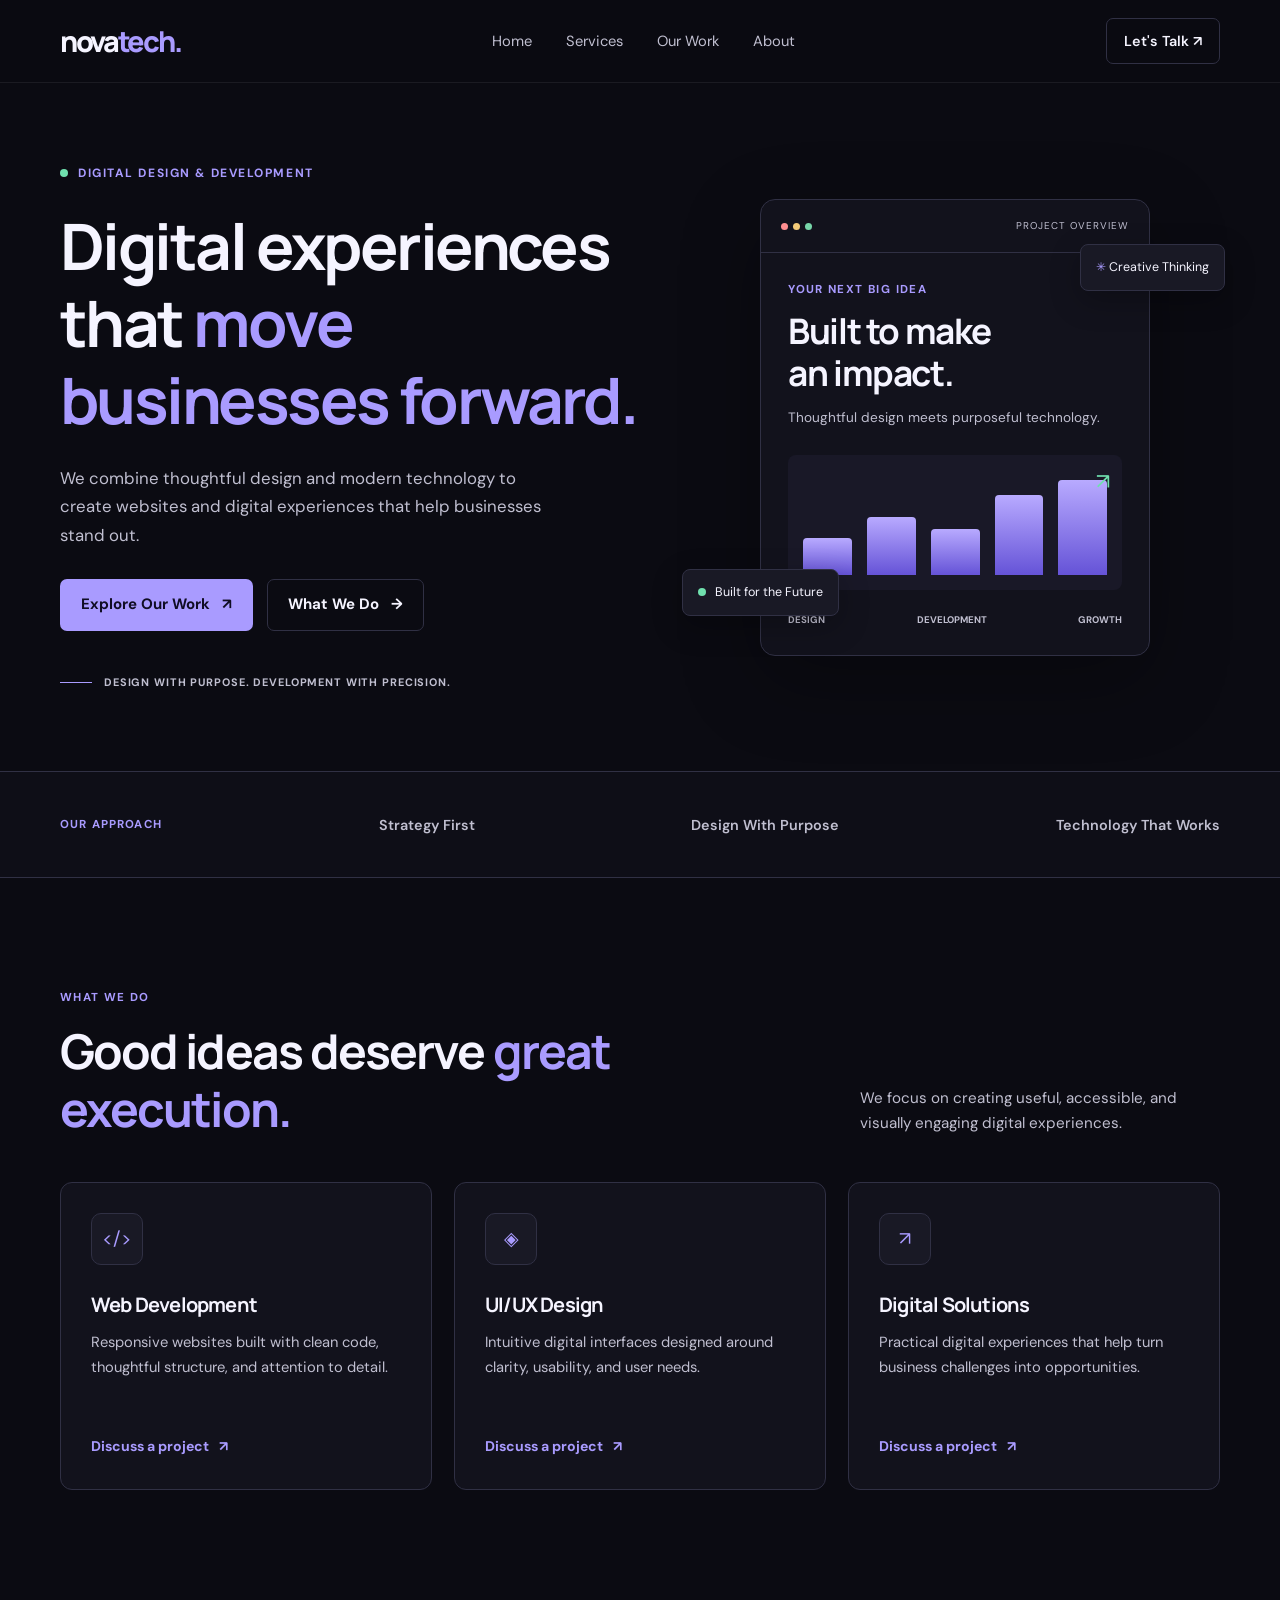
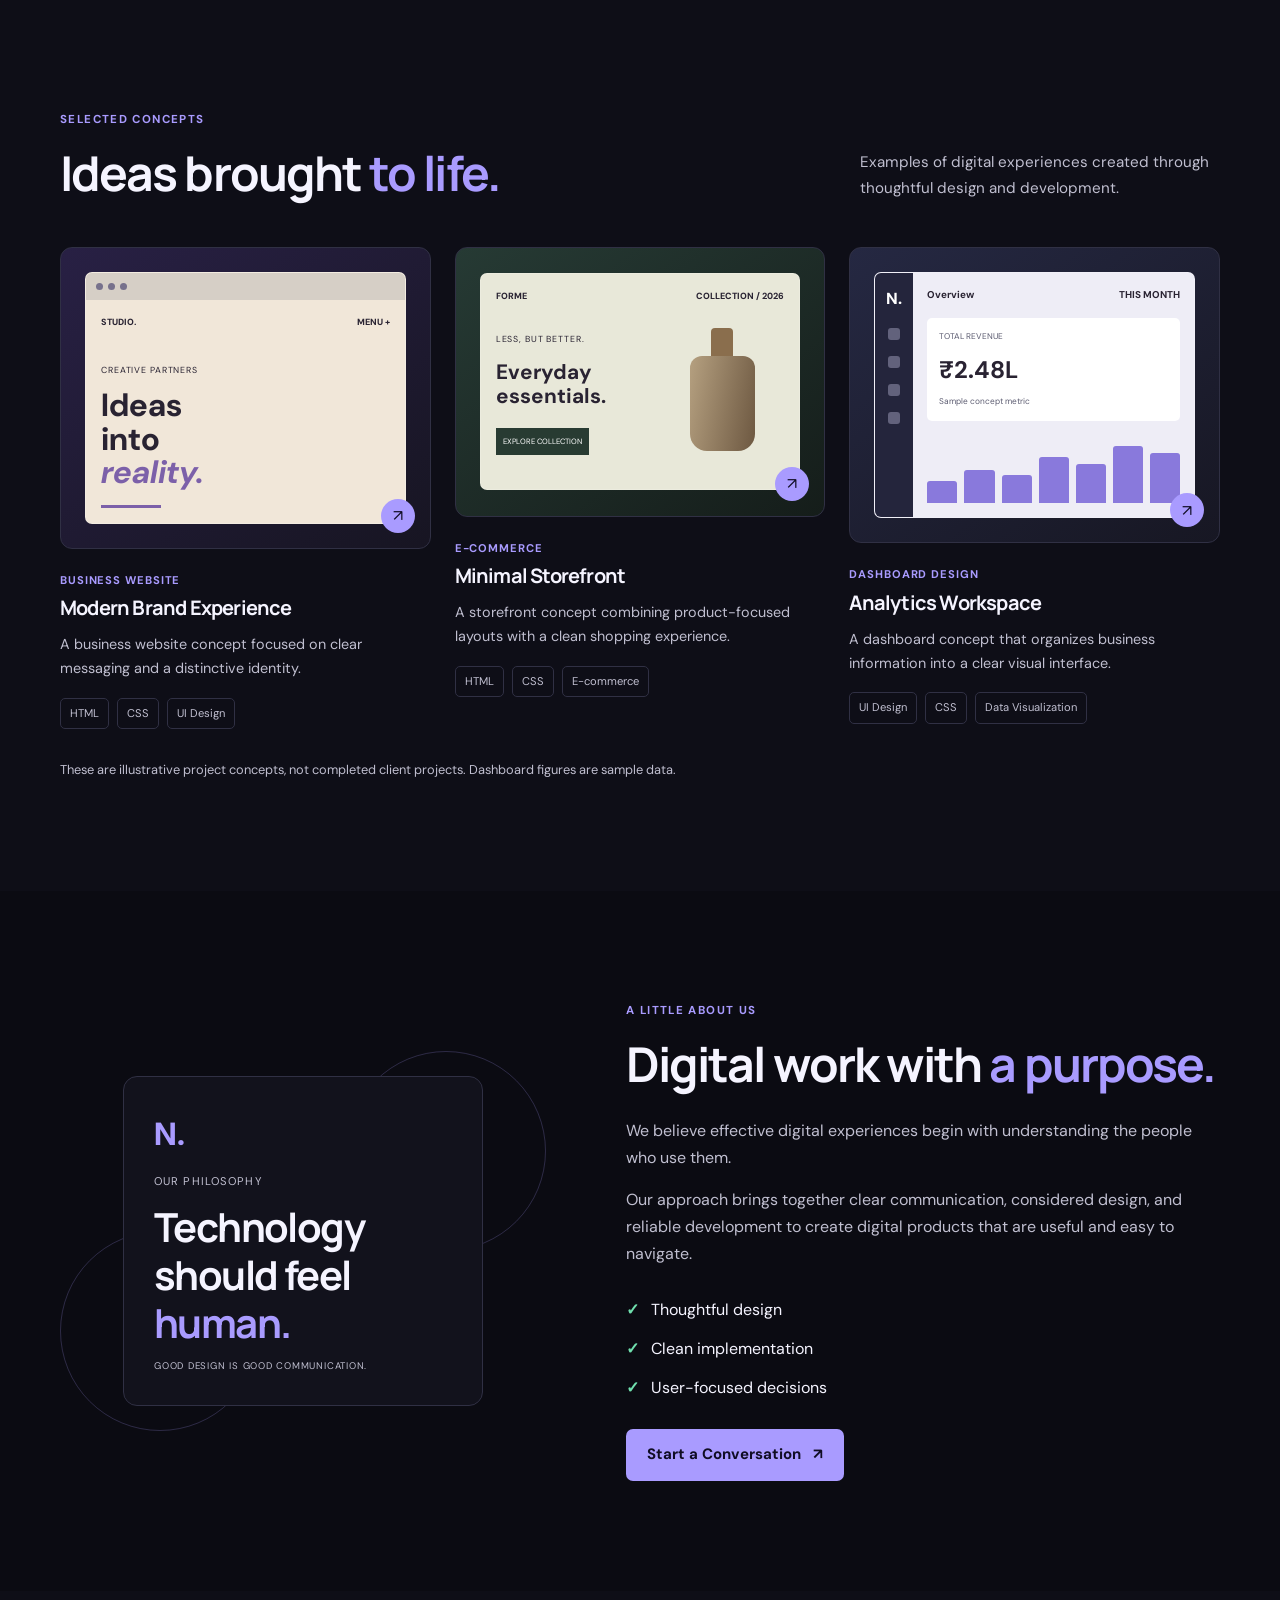
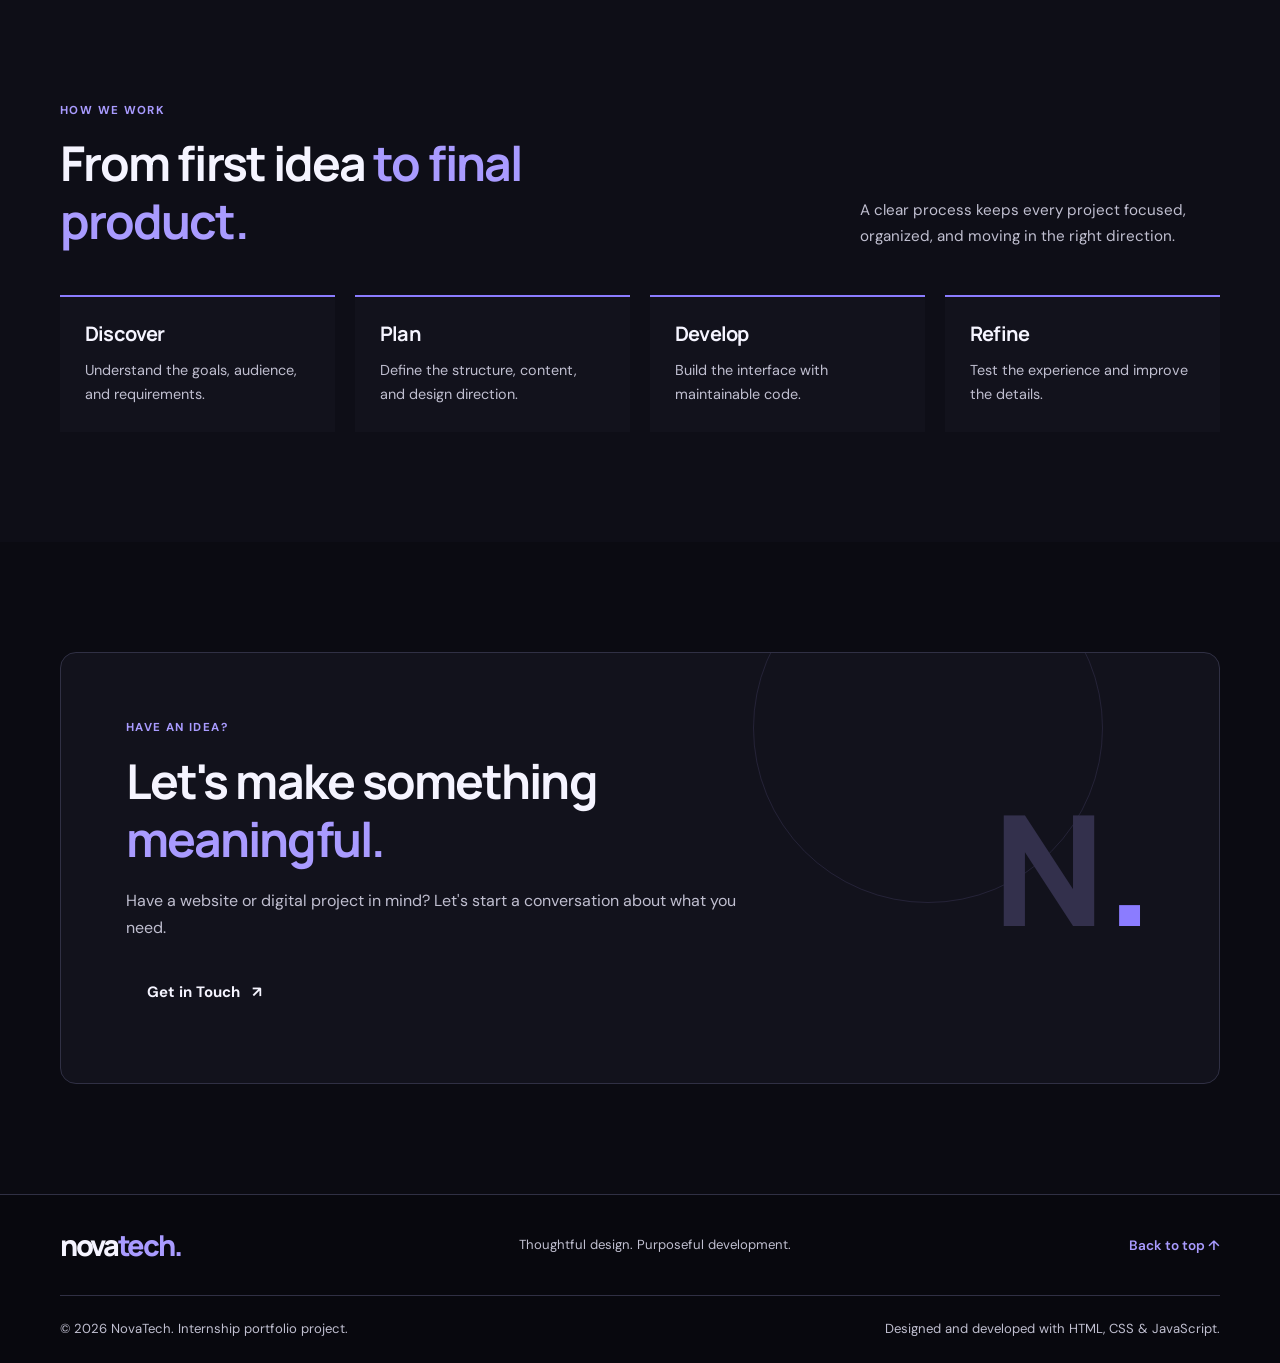
<file: Week_4/index.html>
<!DOCTYPE html>
<html lang="en">
<head>
    <meta charset="UTF-8">
    <meta name="viewport" content="width=device-width, initial-scale=1.0">

    <meta name="description"
          content="NovaTech creates modern websites, thoughtful user experiences, and practical digital solutions for growing businesses.">

    <meta name="theme-color" content="#0b0b12">

    <title>NovaTech | Digital Experiences That Drive Growth</title>

    <link rel="preconnect" href="https://fonts.googleapis.com">
    <link rel="preconnect" href="https://fonts.gstatic.com" crossorigin>

    <link href="https://fonts.googleapis.com/css2?family=DM+Sans:wght@400;500;600;700&family=Manrope:wght@400;500;600;700;800&display=swap"
          rel="stylesheet">

    <!-- Load the stylesheet from the same folder as this HTML file. -->
    <link rel="stylesheet" href="./style.css">

    <!-- Defer JavaScript so HTML parsing is not blocked. -->
    <script src="./script.js" defer></script>
</head>

<body>

    <a class="skip-link" href="#main-content">Skip to main content</a>

    <!-- HEADER -->
    <header class="header" id="home">
        <nav class="navbar container" aria-label="Main navigation">

            <a href="#home" class="logo" aria-label="NovaTech home">
                nova<span>tech.</span>
            </a>

            <button class="menu-toggle"
                    type="button"
                    aria-label="Open navigation menu"
                    aria-expanded="false"
                    aria-controls="primary-navigation">
                <span></span>
                <span></span>
                <span></span>
            </button>

            <ul class="nav-links" id="primary-navigation">
                <li><a href="#home">Home</a></li>
                <li><a href="#services">Services</a></li>
                <li><a href="#work">Our Work</a></li>
                <li><a href="#about">About</a></li>
            </ul>

            <a href="#contact" class="nav-cta">
                Let's Talk <span aria-hidden="true">↗</span>
            </a>

        </nav>
    </header>

    <main id="main-content">

        <!-- HERO -->
        <section class="hero container" aria-labelledby="hero-title">

            <div class="hero-content">

                <div class="eyebrow">
                    <span class="eyebrow-dot" aria-hidden="true"></span>
                    DIGITAL DESIGN & DEVELOPMENT
                </div>

                <h1 id="hero-title">
                    Digital experiences that
                    <span class="highlight">move businesses forward.</span>
                </h1>

                <p class="hero-description">
                    We combine thoughtful design and modern technology
                    to create websites and digital experiences that help
                    businesses stand out.
                </p>

                <div class="hero-actions">
                    <a href="#work" class="button button-primary">
                        Explore Our Work <span aria-hidden="true">↗</span>
                    </a>

                    <a href="#services" class="button button-secondary">
                        What We Do <span aria-hidden="true">→</span>
                    </a>
                </div>

                <div class="hero-note">
                    <span class="note-line" aria-hidden="true"></span>
                    DESIGN WITH PURPOSE. DEVELOPMENT WITH PRECISION.
                </div>

            </div>

            <div class="hero-visual" aria-label="Illustrative digital project dashboard">

                <div class="visual-orbit orbit-one" aria-hidden="true"></div>
                <div class="visual-orbit orbit-two" aria-hidden="true"></div>

                <div class="dashboard-card">

                    <div class="dashboard-header">
                        <div class="window-dots" aria-hidden="true">
                            <span></span><span></span><span></span>
                        </div>
                        <span class="dashboard-label">PROJECT OVERVIEW</span>
                    </div>

                    <div class="dashboard-body">
                        <p class="dashboard-kicker">YOUR NEXT BIG IDEA</p>

                        <h2>Built to make<br>an impact.</h2>

                        <p class="dashboard-description">
                            Thoughtful design meets purposeful technology.
                        </p>

                        <div class="dashboard-graphic" aria-hidden="true">
                            <div class="graphic-column column-one"></div>
                            <div class="graphic-column column-two"></div>
                            <div class="graphic-column column-three"></div>
                            <div class="graphic-column column-four"></div>
                            <div class="graphic-column column-five"></div>
                            <div class="graphic-trend">↗</div>
                        </div>

                        <div class="dashboard-footer">
                            <span>DESIGN</span>
                            <span>DEVELOPMENT</span>
                            <span>GROWTH</span>
                        </div>
                    </div>

                </div>

                <div class="floating-badge badge-top">
                    <span aria-hidden="true">✳</span> Creative Thinking
                </div>

                <div class="floating-badge badge-bottom">
                    <span class="badge-status" aria-hidden="true"></span>
                    Built for the Future
                </div>

            </div>

        </section>

        <!-- APPROACH -->
        <section class="trust-strip" aria-label="Our approach">
            <div class="container trust-content">
                <p>OUR APPROACH</p>
                <div class="trust-item">Strategy First</div>
                <div class="trust-item">Design With Purpose</div>
                <div class="trust-item">Technology That Works</div>
            </div>
        </section>

        <!-- SERVICES -->
        <section class="services section container"
                 id="services"
                 aria-labelledby="services-title">

            <div class="section-heading">
                <div>
                    <p class="section-label">WHAT WE DO</p>
                    <h2 id="services-title">
                        Good ideas deserve
                        <span>great execution.</span>
                    </h2>
                </div>

                <p class="section-intro">
                    We focus on creating useful, accessible, and visually
                    engaging digital experiences.
                </p>
            </div>

            <div class="service-grid">

                <article class="service-card">
                    <div class="service-card-top">
                        <span class="service-icon" aria-hidden="true">&lt;/&gt;</span>
                    </div>
                    <h3>Web Development</h3>
                    <p>
                        Responsive websites built with clean code,
                        thoughtful structure, and attention to detail.
                    </p>
                    <a href="#contact" class="text-link">
                        Discuss a project <span aria-hidden="true">↗</span>
                    </a>
                </article>

                <article class="service-card">
                    <div class="service-card-top">
                        <span class="service-icon" aria-hidden="true">◈</span>
                    </div>
                    <h3>UI/UX Design</h3>
                    <p>
                        Intuitive digital interfaces designed around
                        clarity, usability, and user needs.
                    </p>
                    <a href="#contact" class="text-link">
                        Discuss a project <span aria-hidden="true">↗</span>
                    </a>
                </article>

                <article class="service-card">
                    <div class="service-card-top">
                        <span class="service-icon" aria-hidden="true">↗</span>
                    </div>
                    <h3>Digital Solutions</h3>
                    <p>
                        Practical digital experiences that help turn
                        business challenges into opportunities.
                    </p>
                    <a href="#contact" class="text-link">
                        Discuss a project <span aria-hidden="true">↗</span>
                    </a>
                </article>

            </div>
        </section>

        <!-- SELECTED PROJECTS -->
        <section class="work section" id="work" aria-labelledby="work-title">
            <div class="container">

                <div class="section-heading">
                    <div>
                        <p class="section-label">SELECTED CONCEPTS</p>
                        <h2 id="work-title">
                            Ideas brought <span>to life.</span>
                        </h2>
                    </div>

                    <p class="section-intro">
                        Examples of digital experiences created through
                        thoughtful design and development.
                    </p>
                </div>

                <div class="project-grid">

                    <article class="project-card">
                        <a href="#contact"
                           class="project-visual project-business"
                           aria-label="Discuss a business website project">

                            <div class="mock-browser">
                                <div class="mock-browser-bar" aria-hidden="true">
                                    <span></span><span></span><span></span>
                                </div>

                                <div class="business-preview">
                                    <div class="preview-nav">
                                        <span>STUDIO.</span>
                                        <span>MENU +</span>
                                    </div>

                                    <div class="preview-content">
                                        <span>CREATIVE PARTNERS</span>
                                        <strong>
                                            Ideas<br>into<br><em>reality.</em>
                                        </strong>
                                        <div class="preview-line"></div>
                                    </div>
                                </div>
                            </div>

                            <span class="project-arrow" aria-hidden="true">↗</span>
                        </a>

                        <div class="project-info">
                            <div>
                                <p class="project-category">BUSINESS WEBSITE</p>
                                <h3>Modern Brand Experience</h3>
                            </div>
                        </div>

                        <p class="project-description">
                            A business website concept focused on clear
                            messaging and a distinctive identity.
                        </p>

                        <div class="project-tags">
                            <span>HTML</span><span>CSS</span><span>UI Design</span>
                        </div>
                    </article>

                    <article class="project-card">
                        <a href="#contact"
                           class="project-visual project-store"
                           aria-label="Discuss an e-commerce website project">

                            <div class="store-preview">
                                <div class="store-topbar">
                                    <span>FORME</span>
                                    <span>COLLECTION / 2026</span>
                                </div>

                                <div class="store-content">
                                    <div class="store-copy">
                                        <span>LESS, BUT BETTER.</span>
                                        <strong>Everyday<br>essentials.</strong>
                                        <span class="store-button">EXPLORE COLLECTION</span>
                                    </div>

                                    <div class="product-shape" aria-hidden="true">
                                        <div class="product-neck"></div>
                                        <div class="product-body"></div>
                                    </div>
                                </div>
                            </div>

                            <span class="project-arrow" aria-hidden="true">↗</span>
                        </a>

                        <div class="project-info">
                            <div>
                                <p class="project-category">E-COMMERCE</p>
                                <h3>Minimal Storefront</h3>
                            </div>
                        </div>

                        <p class="project-description">
                            A storefront concept combining product-focused
                            layouts with a clean shopping experience.
                        </p>

                        <div class="project-tags">
                            <span>HTML</span><span>CSS</span><span>E-commerce</span>
                        </div>
                    </article>

                    <article class="project-card">
                        <a href="#contact"
                           class="project-visual project-dashboard"
                           aria-label="Discuss an analytics dashboard project">

                            <div class="analytics-preview">
                                <div class="analytics-sidebar" aria-hidden="true">
                                    <span class="sidebar-logo">N.</span>
                                    <span class="sidebar-active"></span>
                                    <span></span><span></span><span></span>
                                </div>

                                <div class="analytics-main">
                                    <div class="analytics-heading">
                                        <span>Overview</span>
                                        <span>THIS MONTH</span>
                                    </div>

                                    <div class="metric-card">
                                        <span>TOTAL REVENUE</span>
                                        <strong>₹2.48L</strong>
                                        <small>Sample concept metric</small>
                                    </div>

                                    <div class="chart-area" aria-hidden="true">
                                        <div style="height:32%"></div>
                                        <div style="height:48%"></div>
                                        <div style="height:40%"></div>
                                        <div style="height:67%"></div>
                                        <div style="height:56%"></div>
                                        <div style="height:82%"></div>
                                        <div style="height:72%"></div>
                                    </div>
                                </div>
                            </div>

                            <span class="project-arrow" aria-hidden="true">↗</span>
                        </a>

                        <div class="project-info">
                            <div>
                                <p class="project-category">DASHBOARD DESIGN</p>
                                <h3>Analytics Workspace</h3>
                            </div>
                        </div>

                        <p class="project-description">
                            A dashboard concept that organizes business
                            information into a clear visual interface.
                        </p>

                        <div class="project-tags">
                            <span>UI Design</span><span>CSS</span><span>Data Visualization</span>
                        </div>
                    </article>

                </div>

                <p class="work-disclaimer">
                    These are illustrative project concepts, not completed
                    client projects. Dashboard figures are sample data.
                </p>

            </div>
        </section>

        <!-- ABOUT -->
        <section class="about section container"
                 id="about"
                 aria-labelledby="about-title">

            <div class="about-visual">
                <div class="about-decoration decoration-one"></div>
                <div class="about-decoration decoration-two"></div>

                <div class="about-card">
                    <span class="about-card-symbol" aria-hidden="true">N.</span>
                    <p class="about-card-label">OUR PHILOSOPHY</p>
                    <h3>
                        Technology<br>should feel<br><span>human.</span>
                    </h3>
                    <div class="about-card-footer">
                        GOOD DESIGN IS GOOD COMMUNICATION.
                    </div>
                </div>
            </div>

            <div class="about-content">
                <p class="section-label">A LITTLE ABOUT US</p>

                <h2 id="about-title">
                    Digital work with <span>a purpose.</span>
                </h2>

                <p>
                    We believe effective digital experiences begin
                    with understanding the people who use them.
                </p>

                <p>
                    Our approach brings together clear communication,
                    considered design, and reliable development to
                    create digital products that are useful and easy
                    to navigate.
                </p>

                <div class="about-values">
                    <div><span aria-hidden="true">✓</span> Thoughtful design</div>
                    <div><span aria-hidden="true">✓</span> Clean implementation</div>
                    <div><span aria-hidden="true">✓</span> User-focused decisions</div>
                </div>

                <a href="#contact" class="button button-primary">
                    Start a Conversation <span aria-hidden="true">↗</span>
                </a>
            </div>
        </section>

        <!-- PROCESS -->
        <section class="process section" aria-labelledby="process-title">
            <div class="container">

                <div class="section-heading">
                    <div>
                        <p class="section-label">HOW WE WORK</p>
                        <h2 id="process-title">
                            From first idea <span>to final product.</span>
                        </h2>
                    </div>

                    <p class="section-intro">
                        A clear process keeps every project focused,
                        organized, and moving in the right direction.
                    </p>
                </div>

                <div class="process-grid">
                    <article class="process-item">
                        <h3>Discover</h3>
                        <p>Understand the goals, audience, and requirements.</p>
                    </article>

                    <article class="process-item">
                        <h3>Plan</h3>
                        <p>Define the structure, content, and design direction.</p>
                    </article>

                    <article class="process-item">
                        <h3>Develop</h3>
                        <p>Build the interface with maintainable code.</p>
                    </article>

                    <article class="process-item">
                        <h3>Refine</h3>
                        <p>Test the experience and improve the details.</p>
                    </article>
                </div>

            </div>
        </section>

        <!-- CONTACT -->
        <section class="contact section container"
                 id="contact"
                 aria-labelledby="contact-title">

            <div class="contact-panel">
                <div class="contact-decoration" aria-hidden="true"></div>

                <div class="contact-content">
                    <p class="contact-label">HAVE AN IDEA?</p>

                    <h2 id="contact-title">
                        Let's make something <span>meaningful.</span>
                    </h2>

                    <p>
                        Have a website or digital project in mind?
                        Let's start a conversation about what you need.
                    </p>

                    <a href="mailto:YOUR_EMAIL@example.com"
                       class="button contact-button">
                        Get in Touch <span aria-hidden="true">↗</span>
                    </a>
                </div>

                <div class="contact-symbol" aria-hidden="true">
                    N<span>.</span>
                </div>
            </div>

        </section>

    </main>

    <!-- FOOTER -->
    <footer class="footer">
        <div class="container footer-content">

            <a href="#home" class="logo" aria-label="NovaTech home">
                nova<span>tech.</span>
            </a>

            <p>Thoughtful design. Purposeful development.</p>

            <a href="#home" class="back-to-top">
                Back to top ↑
            </a>

        </div>

        <div class="container footer-bottom">
            <p>© 2026 NovaTech. Internship portfolio project.</p>
            <p>Designed and developed with HTML, CSS & JavaScript.</p>
        </div>
    </footer>

</body>
</html>
</file>
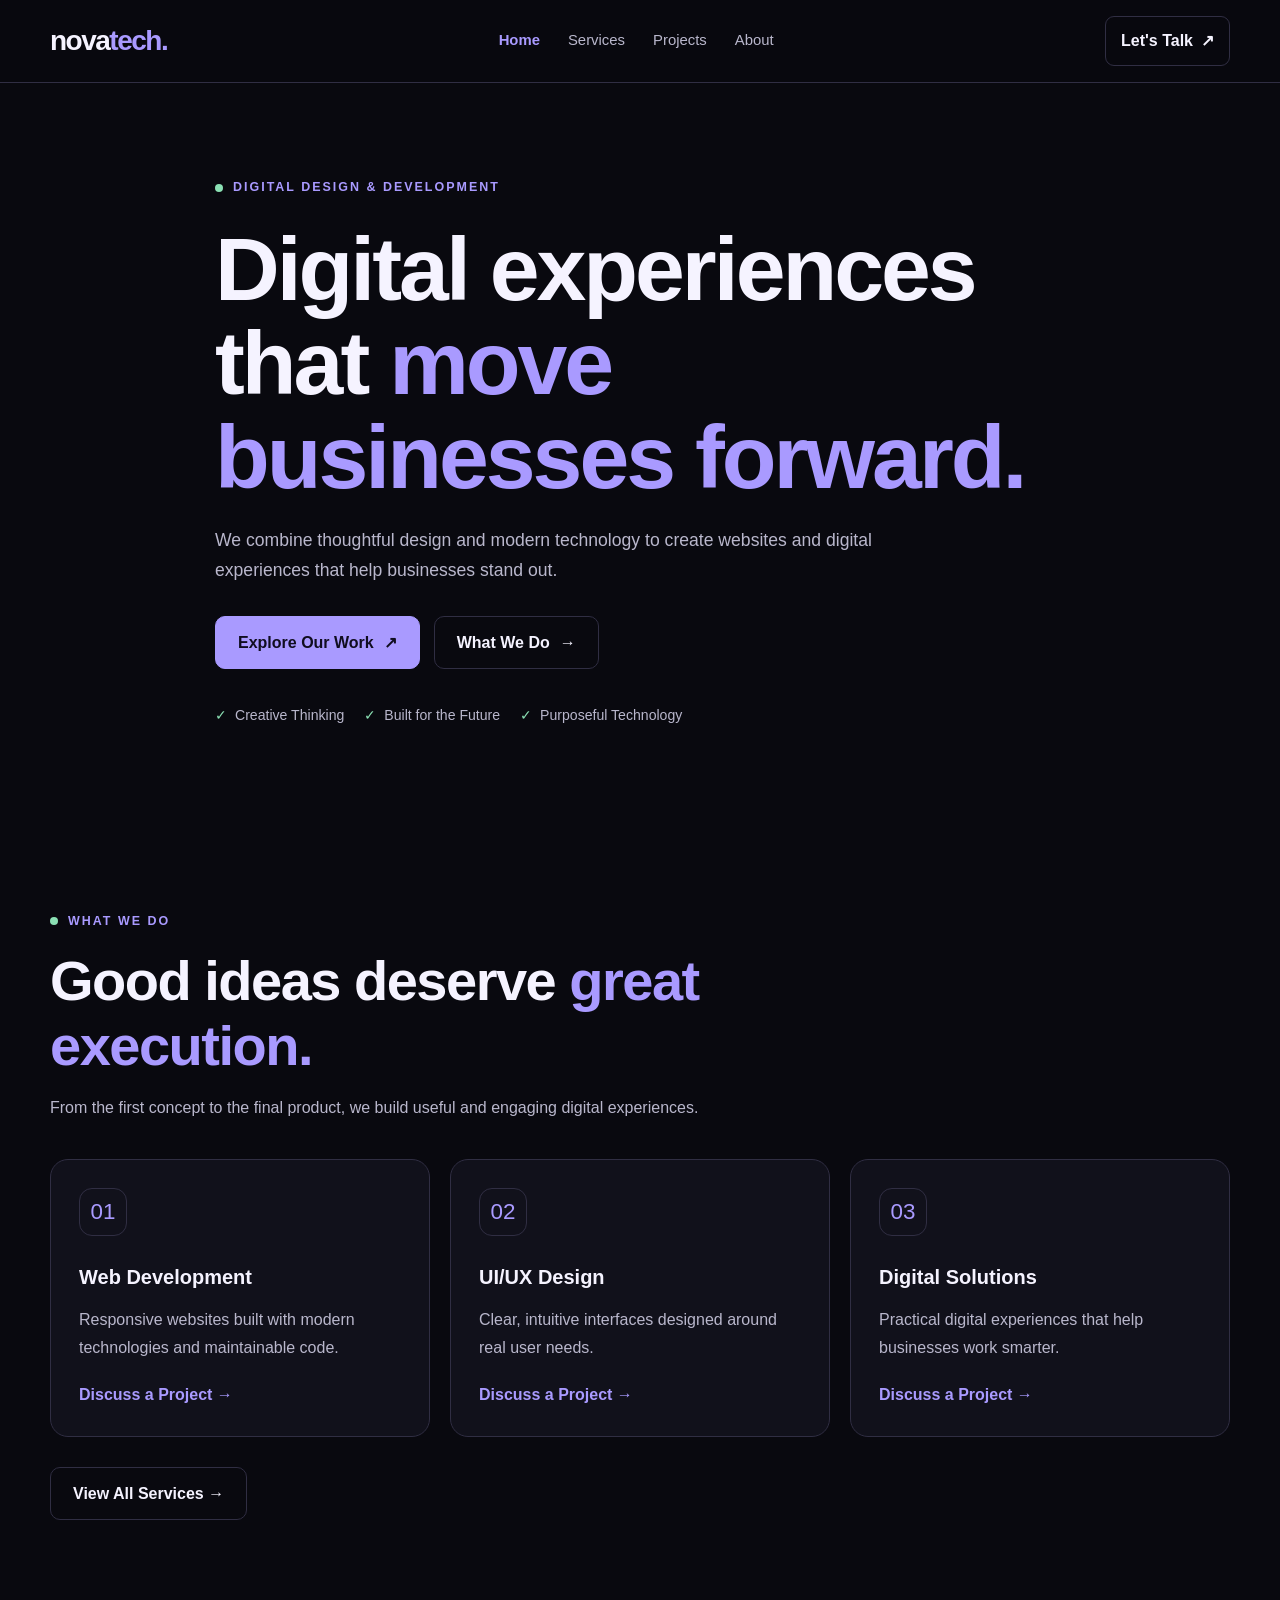
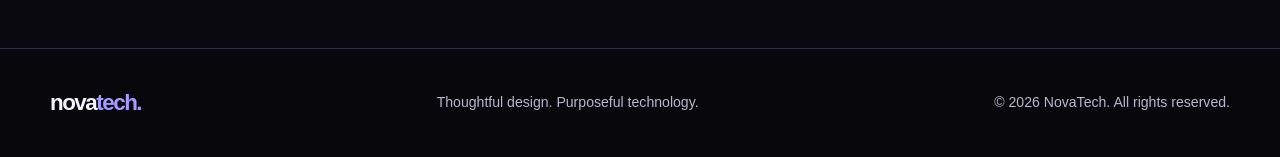
<file: Week_5/index.html>
<!DOCTYPE html>
<html lang="en">
<head>
    <meta charset="UTF-8">
    <meta name="viewport" content="width=device-width, initial-scale=1.0">

    <meta name="description" content="NovaTech creates modern digital experiences, responsive websites, and innovative digital solutions.">

    <title>NovaTech | Digital Experiences</title>

    <link rel="stylesheet" href="style.css">
    <script src="script.js" defer></script>
</head>

<body>
    <a class="skip-link" href="#app-content">Skip to main content</a>

    <header class="site-header">
        <div class="nav-container">
            <a class="logo" href="#home" aria-label="NovaTech home">
                nova<span>tech.</span>
            </a>

            <button
                class="menu-toggle"
                id="menu-toggle"
                type="button"
                aria-label="Open navigation menu"
                aria-expanded="false"
                aria-controls="primary-navigation"
            >
                <span></span>
                <span></span>
                <span></span>
            </button>

            <nav class="navigation" id="primary-navigation" aria-label="Main navigation">
                <a href="#home" data-route="home">Home</a>
                <a href="#services" data-route="services">Services</a>
                <a href="#projects" data-route="projects">Projects</a>
                <a href="#about" data-route="about">About</a>
            </nav>

            <a class="nav-cta" href="#contact" data-route="contact">
                Let's Talk <span aria-hidden="true">↗</span>
            </a>
        </div>
    </header>

    <main id="app-content" tabindex="-1">
        <div id="page-content" aria-live="polite" aria-atomic="true">
            <section class="loading-state">
                <p>Loading NovaTech...</p>
            </section>
        </div>
    </main>

    <footer class="site-footer">
        <div class="footer-inner">
            <a class="logo footer-logo" href="#home">
                nova<span>tech.</span>
            </a>

            <p>Thoughtful design. Purposeful technology.</p>

            <p class="copyright">
                &copy; <span id="current-year"></span> NovaTech. All rights reserved.
            </p>
        </div>
    </footer>

    <noscript>
        <p class="noscript-message">
            This application requires JavaScript to display and navigate between pages.
            Please enable JavaScript in your browser.
        </p>
    </noscript>
</body>
</html>
</file>
<file: Week_1/style.css>
:root {
    --primary: #8b7cff;
    --primary-dark: #7564f5;
    --navy: #0b0b12;
    --surface: #11111b;
    --card: #151520;
    --text: #f5f5fa;
    --muted: #a2a2b5;
    --border: #292938;
    --font-heading: "Manrope", sans-serif;
    --font-body: "DM Sans", sans-serif;
}

* {
    margin: 0;
    padding: 0;
    box-sizing: border-box;
}

html {
    scroll-behavior: smooth;
    scroll-padding-top: 100px;
    background: var(--navy);
}

body {
    font-family: var(--font-body);
    color: var(--text);
    background: var(--navy);
    line-height: 1.7;
    -webkit-font-smoothing: antialiased;
}

a {
    color: inherit;
    text-decoration: none;
}

a:focus-visible {
    outline: 2px solid var(--primary);
    outline-offset: 5px;
    border-radius: 4px;
}

.container {
    width: min(1160px, calc(100% - 64px));
    margin-inline: auto;
}

.section {
    padding-block: 105px;
}

.header {
    position: sticky;
    top: 0;
    z-index: 100;
    background: rgba(11, 11, 18, 0.88);
    border-bottom: 1px solid rgba(41, 41, 56, 0.8);
    backdrop-filter: blur(18px);
}

.navbar {
    min-height: 86px;
    display: flex;
    justify-content: space-between;
    align-items: center;
    gap: 35px;
}

.logo {
    font-family: var(--font-heading);
    font-size: 27px;
    font-weight: 800;
    letter-spacing: -1.5px;
    white-space: nowrap;
}

.logo span {
    color: var(--primary);
}

.nav-links {
    display: flex;
    align-items: center;
    gap: 36px;
    list-style: none;
}

.nav-links a {
    color: var(--muted);
    font-size: 13px;
    font-weight: 500;
    transition: color 0.2s ease;
}

.nav-links a:hover {
    color: var(--primary);
}

.nav-cta {
    display: inline-flex;
    align-items: center;
    gap: 15px;
    padding: 12px 18px;
    border: 1px solid var(--border);
    border-radius: 7px;
    font-size: 13px;
    font-weight: 700;
    transition: background 0.2s ease, border-color 0.2s ease;
}

.nav-cta:hover {
    background: var(--primary);
    border-color: var(--primary);
    color: white;
}

.nav-cta span {
    color: var(--primary);
    font-size: 17px;
}

.nav-cta:hover span {
    color: white;
}

.hero {
    min-height: 665px;
    display: grid;
    grid-template-columns: 1.08fr 0.92fr;
    align-items: center;
    gap: 65px;
    padding-block: 75px;
}

.hero-content {
    padding-block: 20px;
}

.eyebrow {
    display: flex;
    align-items: center;
    gap: 10px;
    color: var(--primary);
    font-size: 10px;
    font-weight: 700;
    letter-spacing: 1.8px;
}

.eyebrow-dot {
    width: 8px;
    height: 8px;
    background: var(--primary);
    border-radius: 50%;
    box-shadow: 0 0 15px rgba(139, 124, 255, 0.7);
}

.hero h1 {
    margin-top: 28px;
    font-family: var(--font-heading);
    font-size: clamp(43px, 5vw, 66px);
    font-weight: 800;
    line-height: 1.12;
    letter-spacing: -3.3px;
}

.highlight {
    color: var(--primary);
}

.hero-description {
    max-width: 475px;
    margin-top: 25px;
    color: var(--muted);
    font-size: 15px;
    line-height: 1.95;
}

.hero-actions {
    display: flex;
    align-items: center;
    flex-wrap: wrap;
    gap: 25px;
    margin-top: 33px;
}

.button {
    min-height: 49px;
    display: inline-flex;
    justify-content: center;
    align-items: center;
    gap: 13px;
    padding: 13px 20px;
    border: 1px solid transparent;
    border-radius: 7px;
    font-size: 12px;
    font-weight: 700;
    transition: transform 0.2s ease, background 0.2s ease, border-color 0.2s ease;
}

.button-primary {
    background: var(--primary);
    color: #0b0b12;
}

.button-primary:hover {
    background: #a79cff;
    transform: translateY(-2px);
    box-shadow: 0 8px 28px rgba(139, 124, 255, 0.2);
}

.button span {
    font-size: 16px;
}

.button-secondary {
    padding-inline: 0;
    color: var(--text);
}

.button-secondary:hover {
    color: var(--primary);
}

.hero-note {
    display: flex;
    align-items: center;
    gap: 12px;
    margin-top: 55px;
    color: #77778d;
    font-size: 9px;
    font-weight: 700;
    letter-spacing: 1.1px;
}

.note-line {
    width: 28px;
    height: 1px;
    background: var(--primary);
}

.hero-visual {
    min-height: 460px;
    position: relative;
    display: grid;
    place-items: center;
    isolation: isolate;
}

.hero-visual::before {
    position: absolute;
    content: "";
    width: 100%;
    height: 100%;
    border-radius: 25px;
    background:
        radial-gradient(ellipse at 70% 20%, rgba(139, 124, 255, 0.17), transparent 45%),
        linear-gradient(145deg, #151522, #0e0e17);
    border: 1px solid #252438;
    z-index: -2;
}

.hero-visual::after {
    position: absolute;
    content: "";
    inset: 22px;
    border: 1px solid rgba(139, 124, 255, 0.12);
    border-radius: 19px;
    z-index: -1;
}

.visual-orbit {
    position: absolute;
    border: 1px solid rgba(139, 124, 255, 0.17);
    border-radius: 50%;
    pointer-events: none;
}

.orbit-one {
    width: 350px;
    height: 350px;
}

.orbit-two {
    width: 410px;
    height: 410px;
}

.dashboard-card {
    position: relative;
    width: min(335px, 77%);
    background: #171723;
    border: 1px solid #343148;
    border-radius: 13px;
    box-shadow: 0 28px 70px rgba(0, 0, 0, 0.35);
    overflow: hidden;
}

.dashboard-header {
    min-height: 43px;
    display: flex;
    justify-content: space-between;
    align-items: center;
    gap: 10px;
    padding-inline: 16px;
    background: #1b1b29;
    border-bottom: 1px solid #303043;
}

.window-dots {
    display: flex;
    gap: 5px;
}

.window-dots span {
    width: 6px;
    height: 6px;
    background: #55556a;
    border-radius: 50%;
}

.window-dots span:first-child {
    background: #f28b82;
}

.window-dots span:nth-child(2) {
    background: #f4cb72;
}

.window-dots span:last-child {
    background: #75d5a1;
}

.dashboard-label {
    color: #a2a2b5;
    font-size: 8px;
    font-weight: 700;
    letter-spacing: 1px;
}

.dashboard-body {
    padding: 28px;
}

.dashboard-kicker {
    color: var(--primary);
    font-size: 9px;
    font-weight: 700;
    letter-spacing: 1.5px;
}

.dashboard-body h2 {
    margin-top: 13px;
    font-family: var(--font-heading);
    font-size: 30px;
    line-height: 1.25;
    letter-spacing: -1.2px;
}

.dashboard-description {
    margin-top: 12px;
    color: var(--muted);
    font-size: 11px;
    line-height: 1.8;
}

.dashboard-graphic {
    position: relative;
    height: 125px;
    display: flex;
    align-items: end;
    gap: 13px;
    padding: 18px 16px 0;
    margin-top: 20px;
    background: linear-gradient(180deg, rgba(139, 124, 255, 0.08), transparent);
    border-bottom: 1px solid #303043;
}

.graphic-column {
    flex: 1;
    min-width: 0;
    background: linear-gradient(180deg, #a69aff, #5043aa);
    border-radius: 4px 4px 0 0;
}

.column-one {
    height: 35%;
}

.column-two {
    height: 55%;
}

.column-three {
    height: 43%;
}

.column-four {
    height: 73%;
}

.column-five {
    height: 94%;
}

.graphic-trend {
    position: absolute;
    top: 12px;
    right: 12px;
    color: var(--primary);
    font-size: 24px;
}

.dashboard-footer {
    display: flex;
    justify-content: space-between;
    gap: 5px;
    padding-top: 20px;
    color: #9696aa;
    font-size: 7px;
    font-weight: 700;
    letter-spacing: 0.5px;
}

.floating-badge {
    position: absolute;
    display: flex;
    align-items: center;
    gap: 9px;
    padding: 12px 15px;
    background: #1a1a28;
    border: 1px solid #343148;
    border-radius: 8px;
    box-shadow: 0 12px 35px rgba(0, 0, 0, 0.3);
    font-size: 10px;
    font-weight: 700;
}

.badge-top {
    top: 48px;
    right: -12px;
}

.badge-icon {
    color: var(--primary);
    font-size: 18px;
}

.badge-bottom {
    bottom: 47px;
    left: -15px;
}

.badge-status {
    width: 7px;
    height: 7px;
    background: #39bc89;
    border-radius: 50%;
    box-shadow: 0 0 10px rgba(57, 188, 137, 0.4);
}

.trust-strip {
    background: #101019;
    border-block: 1px solid var(--border);
}

.trust-content {
    min-height: 105px;
    display: flex;
    align-items: center;
    justify-content: space-between;
    gap: 25px;
}

.trust-content > p {
    color: #85859a;
    font-size: 9px;
    font-weight: 700;
    letter-spacing: 1.5px;
}

.trust-item {
    display: flex;
    align-items: center;
    gap: 12px;
    color: #e5e5ef;
    font-size: 12px;
    font-weight: 600;
}

.trust-item span {
    color: var(--primary);
    font-family: var(--font-heading);
    font-size: 13px;
    font-weight: 800;
}

.section-heading {
    display: flex;
    justify-content: space-between;
    align-items: end;
    gap: 45px;
    margin-bottom: 50px;
}

.section-label {
    color: var(--primary);
    font-size: 10px;
    font-weight: 700;
    letter-spacing: 1.7px;
}

.section-heading h2,
.about-content h2 {
    max-width: 570px;
    margin-top: 15px;
    font-family: var(--font-heading);
    font-size: clamp(33px, 4vw, 45px);
    font-weight: 800;
    line-height: 1.22;
    letter-spacing: -2px;
}

.section-heading h2 span,
.about-content h2 span {
    color: var(--primary);
}

.section-intro {
    max-width: 355px;
    color: var(--muted);
    font-size: 13px;
    line-height: 1.9;
}

.service-grid {
    display: grid;
    grid-template-columns: repeat(3, minmax(0, 1fr));
    gap: 22px;
}

.service-card {
    padding: 28px;
    background: linear-gradient(145deg, #171722, #12121c);
    border: 1px solid #292938;
    border-radius: 10px;
    transition: transform 0.25s ease, box-shadow 0.25s ease, border-color 0.25s ease;
}

.service-card:hover {
    transform: translateY(-5px);
    border-color: #6255a8;
    box-shadow: 0 20px 45px rgba(0, 0, 0, 0.2);
}

.service-card-top {
    display: flex;
    justify-content: space-between;
    align-items: center;
    gap: 12px;
}

.service-number {
    color: #9292a8;
    font-size: 9px;
    font-weight: 700;
    letter-spacing: 1px;
}

.service-icon {
    width: 43px;
    height: 43px;
    display: grid;
    place-items: center;
    border-radius: 8px;
    background: rgba(139, 124, 255, 0.12);
    color: var(--primary);
    font-size: 19px;
    font-weight: 700;
}

.service-card h3 {
    margin-top: 29px;
    font-family: var(--font-heading);
    font-size: 18px;
    letter-spacing: -0.4px;
}

.service-card > p {
    min-height: 78px;
    margin-top: 12px;
    color: var(--muted);
    font-size: 12px;
    line-height: 1.9;
}

.text-link {
    display: inline-flex;
    align-items: center;
    gap: 9px;
    margin-top: 22px;
    color: var(--text);
    font-size: 11px;
    font-weight: 700;
}

.text-link span {
    color: var(--primary);
    font-size: 16px;
    transition: transform 0.2s ease;
}

.text-link:hover {
    color: var(--primary);
}

.text-link:hover span {
    transform: translate(3px, -3px);
}

.work {
    background: #0e0e17;
    border-block: 1px solid var(--border);
}

.work-heading {
    margin-bottom: 45px;
}

.project-grid {
    display: grid;
    grid-template-columns: repeat(3, minmax(0, 1fr));
    gap: 24px;
}

.project-card {
    min-width: 0;
}

.project-visual {
    position: relative;
    min-height: 260px;
    display: grid;
    place-items: center;
    padding: 24px;
    border: 1px solid rgba(255, 255, 255, 0.05);
    border-radius: 9px;
    overflow: hidden;
    isolation: isolate;
    transition: transform 0.25s ease, border-color 0.25s ease;
}

.project-visual:hover {
    transform: translateY(-4px);
    border-color: rgba(139, 124, 255, 0.4);
}

.project-business {
    background:
        radial-gradient(circle at 75% 25%, rgba(139, 124, 255, 0.2), transparent 45%),
        #191828;
}

.project-store {
    background:
        radial-gradient(circle at 80% 30%, rgba(186, 166, 120, 0.14), transparent 45%),
        #1c1b1a;
}

.project-dashboard {
    background:
        radial-gradient(circle at 80% 25%, rgba(99, 153, 255, 0.17), transparent 45%),
        #151c2a;
}

.mock-browser {
    width: 100%;
    max-width: 265px;
    background: #f9f8ff;
    color: #17172b;
    border-radius: 6px;
    overflow: hidden;
    box-shadow: 0 20px 40px rgba(0, 0, 0, 0.3);
    transform: rotate(-2deg);
}

.mock-browser-bar {
    height: 19px;
    display: flex;
    align-items: center;
    gap: 4px;
    padding-inline: 8px;
    border-bottom: 1px solid #e5e4ef;
}

.mock-browser-bar span {
    width: 5px;
    height: 5px;
    background: #d6d5e0;
    border-radius: 50%;
}

.business-preview {
    min-height: 175px;
    padding: 15px;
    background: #f9f8ff;
}

.preview-nav {
    display: flex;
    justify-content: space-between;
    font-size: 7px;
    font-weight: 800;
    letter-spacing: 0.8px;
}

.preview-content {
    display: flex;
    flex-direction: column;
    align-items: start;
    margin-top: 18px;
}

.preview-content > span {
    color: #635bff;
    font-size: 6px;
    font-weight: 700;
    letter-spacing: 1px;
}

.preview-content strong {
    margin-top: 8px;
    font-family: var(--font-heading);
    font-size: 31px;
    line-height: 0.98;
    letter-spacing: -1.5px;
}

.preview-content em {
    color: #635bff;
    font-style: normal;
}

.preview-line {
    width: 35px;
    height: 3px;
    margin-top: 12px;
    background: #635bff;
}

.store-preview {
    width: 100%;
    max-width: 265px;
    min-height: 195px;
    padding: 16px;
    background: #f1efe6;
    color: #292820;
    box-shadow: 0 20px 40px rgba(0, 0, 0, 0.25);
    transform: rotate(2deg);
}

.store-topbar {
    display: flex;
    justify-content: space-between;
    align-items: center;
    gap: 8px;
    padding-bottom: 12px;
    border-bottom: 1px solid #deddd4;
    font-size: 7px;
    font-weight: 700;
    letter-spacing: 0.7px;
}

.store-topbar span:last-child {
    font-size: 5px;
}

.store-content {
    position: relative;
    min-height: 145px;
    display: flex;
    align-items: center;
    overflow: hidden;
}

.store-copy {
    position: relative;
    z-index: 2;
    display: flex;
    flex-direction: column;
    align-items: start;
}

.store-copy > span:first-child {
    font-size: 6px;
    letter-spacing: 1px;
}

.store-copy strong {
    margin-top: 8px;
    font-family: var(--font-heading);
    font-size: 22px;
    line-height: 1.15;
    letter-spacing: -0.8px;
}

.store-button {
    margin-top: 14px;
    padding: 6px 8px;
    background: #202019;
    color: white;
    font-size: 5px;
    font-weight: 700;
    letter-spacing: 0.5px;
}

.product-shape {
    position: absolute;
    right: 10px;
    bottom: 10px;
    width: 65px;
    height: 105px;
    display: flex;
    flex-direction: column;
    align-items: center;
}

.product-neck {
    width: 22px;
    height: 15px;
    background: #9aab95;
    border-radius: 4px 4px 0 0;
}

.product-body {
    width: 60px;
    height: 83px;
    background: linear-gradient(120deg, #d8e1cf, #84977e);
    border-radius: 8px 8px 12px 12px;
    box-shadow: inset 5px 0 8px rgba(255, 255, 255, 0.25);
}

.analytics-preview {
    width: 100%;
    max-width: 275px;
    min-height: 195px;
    display: flex;
    background: #f7f8fc;
    color: #20213a;
    border: 1px solid #e6e8f1;
    border-radius: 7px;
    overflow: hidden;
    box-shadow: 0 20px 40px rgba(0, 0, 0, 0.3);
    transform: rotate(-1deg);
}

.analytics-sidebar {
    width: 37px;
    display: flex;
    flex-direction: column;
    align-items: center;
    gap: 17px;
    padding-top: 13px;
    background: #20213a;
}

.sidebar-logo {
    margin-bottom: 5px;
    color: white;
    font-family: var(--font-heading);
    font-size: 13px;
    font-weight: 800;
}

.analytics-sidebar > span:not(.sidebar-logo) {
    width: 11px;
    height: 11px;
    border: 1px solid #7d7e9c;
    border-radius: 3px;
}

.analytics-sidebar .sidebar-active {
    background: #8b7cff;
    border-color: #8b7cff;
}

.analytics-main {
    flex: 1;
    min-width: 0;
    padding: 15px;
}

.analytics-heading {
    display: flex;
    justify-content: space-between;
    align-items: center;
    gap: 6px;
    font-size: 9px;
    font-weight: 700;
}

.analytics-heading span:last-child {
    color: #85879a;
    font-size: 6px;
}

.metric-card {
    display: flex;
    flex-direction: column;
    align-items: start;
    margin-top: 14px;
    padding: 10px;
    border: 1px solid #e9e9f1;
    border-radius: 5px;
}

.metric-card > span {
    color: #85879a;
    font-size: 6px;
    letter-spacing: 0.5px;
}

.metric-card strong {
    margin-top: 4px;
    font-family: var(--font-heading);
    font-size: 20px;
}

.metric-card small {
    color: #26986e;
    font-size: 6px;
}

.chart-area {
    height: 55px;
    display: flex;
    align-items: end;
    gap: 8px;
    padding-top: 8px;
    margin-top: 12px;
    border-bottom: 1px solid #e9e9f1;
}

.chart-area div {
    flex: 1;
    background: linear-gradient(180deg, #8b7cff, #d8d3ff);
    border-radius: 3px 3px 0 0;
}

.project-arrow {
    position: absolute;
    right: 12px;
    bottom: 12px;
    width: 32px;
    height: 32px;
    display: grid;
    place-items: center;
    background: #1b1b28;
    border: 1px solid #343148;
    border-radius: 50%;
    color: var(--text);
    font-size: 17px;
    transition: background 0.2s ease, color 0.2s ease;
}

.project-visual:hover .project-arrow {
    background: var(--primary);
    color: #0b0b12;
}

.project-info {
    display: flex;
    justify-content: space-between;
    align-items: start;
    gap: 12px;
    margin-top: 23px;
}

.project-category {
    color: var(--primary);
    font-size: 9px;
    font-weight: 700;
    letter-spacing: 1px;
}

.project-info h3 {
    margin-top: 6px;
    font-family: var(--font-heading);
    font-size: 17px;
    letter-spacing: -0.5px;
}

.project-index {
    padding-top: 3px;
    color: #77778d;
    font-family: var(--font-heading);
    font-size: 13px;
    font-weight: 700;
}

.project-description {
    margin-top: 11px;
    color: var(--muted);
    font-size: 12px;
    line-height: 1.8;
}

.project-tags {
    display: flex;
    flex-wrap: wrap;
    gap: 7px;
    margin-top: 17px;
}

.project-tags span {
    padding: 5px 9px;
    background: #171722;
    border: 1px solid #303043;
    border-radius: 4px;
    color: #b1b1c2;
    font-size: 9px;
}

.work-disclaimer {
    margin-top: 35px;
    color: #85859a;
    font-size: 11px;
    text-align: center;
}

.about-visual {
    position: relative;
    min-height: 410px;
    display: grid;
    place-items: center;
    isolation: isolate;
}

.about-visual::before {
    position: absolute;
    content: "";
    inset: 10px;
    background:
        radial-gradient(circle at 50% 50%, rgba(139, 124, 255, 0.12), transparent 65%),
        #12121d;
    border: 1px solid #292938;
    border-radius: 12px;
    z-index: -2;
}

.about-decoration {
    position: absolute;
    border: 1px solid rgba(139, 124, 255, 0.2);
    border-radius: 50%;
    z-index: -1;
}

.decoration-one {
    width: 260px;
    height: 260px;
}

.decoration-two {
    width: 330px;
    height: 330px;
}

.about-card {
    width: min(280px, 75%);
    padding: 28px;
    background: #191925;
    border: 1px solid #343148;
    box-shadow: 0 25px 60px rgba(0, 0, 0, 0.35);
    border-radius: 9px;
}

.about-card-symbol {
    display: inline-block;
    color: var(--primary);
    font-family: var(--font-heading);
    font-size: 31px;
    font-weight: 800;
    letter-spacing: -2px;
}

.about-card-label {
    margin-top: 30px;
    color: #9292a8;
    font-size: 8px;
    font-weight: 700;
    letter-spacing: 1.5px;
}

.about-card h3 {
    margin-top: 14px;
    font-family: var(--font-heading);
    font-size: 32px;
    line-height: 1.25;
    letter-spacing: -1.4px;
}

.about-card h3 span {
    color: var(--primary);
}

.about-card-footer {
    margin-top: 25px;
    padding-top: 16px;
    border-top: 1px solid #343148;
    color: #9292a8;
    font-size: 7px;
    font-weight: 700;
    letter-spacing: 0.7px;
}

.about {
    display: grid;
    grid-template-columns: 0.9fr 1.1fr;
    align-items: center;
    gap: 95px;
}

.about-content h2 {
    font-size: clamp(35px, 4vw, 48px);
}

.about-content > p:not(.section-label) {
    margin-top: 20px;
    color: var(--muted);
    font-size: 13px;
    line-height: 2;
}

.about-values {
    display: grid;
    gap: 13px;
    margin-block: 27px 30px;
}

.about-values > div {
    display: flex;
    align-items: center;
    gap: 12px;
    font-size: 12px;
    font-weight: 600;
}

.value-mark {
    width: 22px;
    height: 22px;
    display: grid;
    place-items: center;
    background: rgba(139, 124, 255, 0.13);
    border-radius: 50%;
    color: var(--primary);
    font-size: 12px;
}

.process {
    background: #101019;
    border-block: 1px solid var(--border);
}

.process-grid {
    display: grid;
    grid-template-columns: repeat(4, minmax(0, 1fr));
    gap: 25px;
}

.process-item {
    padding-top: 23px;
    border-top: 1px solid #353548;
}

.process-number {
    color: var(--primary);
    font-family: var(--font-heading);
    font-size: 13px;
    font-weight: 800;
}

.process-item h3 {
    margin-top: 19px;
    font-family: var(--font-heading);
    font-size: 17px;
}

.process-item p {
    margin-top: 9px;
    color: var(--muted);
    font-size: 12px;
    line-height: 1.9;
}

.contact {
    padding-block: 100px;
}

.contact-panel {
    position: relative;
    min-height: 320px;
    display: flex;
    align-items: center;
    justify-content: space-between;
    gap: 35px;
    padding: 55px 65px;
    background:
        radial-gradient(ellipse at 85% 50%, rgba(139, 124, 255, 0.17), transparent 45%),
        #171725;
    border: 1px solid #343148;
    border-radius: 13px;
    overflow: hidden;
    isolation: isolate;
}

.contact-decoration {
    position: absolute;
    top: -140px;
    right: 0;
    width: 430px;
    height: 430px;
    border: 1px solid rgba(139, 124, 255, 0.2);
    border-radius: 50%;
    z-index: -1;
}

.contact-decoration::before,
.contact-decoration::after {
    position: absolute;
    content: "";
    border: 1px solid rgba(139, 124, 255, 0.15);
    border-radius: 50%;
}

.contact-decoration::before {
    inset: 40px;
}

.contact-decoration::after {
    inset: 90px;
}

.contact-content {
    max-width: 610px;
}

.contact-label {
    color: var(--primary);
    font-size: 10px;
    font-weight: 700;
    letter-spacing: 1.8px;
}

.contact-content h2 {
    margin-top: 16px;
    color: var(--text);
    font-family: var(--font-heading);
    font-size: clamp(32px, 4vw, 45px);
    line-height: 1.25;
    letter-spacing: -1.8px;
}

.contact-content h2 span {
    color: var(--primary);
}

.contact-content > p:not(.contact-label) {
    max-width: 460px;
    margin-top: 16px;
    color: var(--muted);
    font-size: 12px;
    line-height: 1.9;
}

.contact-button {
    margin-top: 25px;
    background: var(--primary);
    color: #0b0b12;
}

.contact-button:hover {
    background: #a79cff;
    transform: translateY(-2px);
}

.contact-symbol {
    flex-shrink: 0;
    color: rgba(139, 124, 255, 0.12);
    font-family: var(--font-heading);
    font-size: clamp(80px, 12vw, 160px);
    font-weight: 800;
    letter-spacing: -12px;
}

.contact-symbol span {
    color: rgba(139, 124, 255, 0.4);
}

.footer {
    background: #09090f;
    border-top: 1px solid var(--border);
}

.footer-content {
    min-height: 100px;
    display: flex;
    align-items: center;
    justify-content: space-between;
    gap: 25px;
}

.footer-content .logo {
    font-size: 23px;
}

.footer-content > p,
.back-to-top {
    color: var(--muted);
    font-size: 11px;
}

.back-to-top:hover {
    color: var(--primary);
}

.footer-bottom {
    min-height: 57px;
    display: flex;
    justify-content: space-between;
    align-items: center;
    gap: 20px;
    border-top: 1px solid #242430;
}

.footer-bottom p {
    color: #85859a;
    font-size: 10px;
}

@media (min-width: 1500px) {
    .hero {
        min-height: 730px;
    }
}

@media (max-width: 1050px) {
    .container {
        width: min(100% - 48px, 1160px);
    }

    .hero {
        gap: 35px;
    }

    .hero h1 {
        font-size: clamp(43px, 5.5vw, 58px);
    }

    .hero-visual {
        min-height: 410px;
    }

    .trust-content {
        gap: 18px;
    }

    .trust-item {
        font-size: 11px;
    }

    .about {
        gap: 55px;
    }

    .project-grid {
        gap: 18px;
    }

    .project-visual {
        min-height: 225px;
        padding: 18px;
    }

    .contact-panel {
        padding-inline: 45px;
    }
}

@media (max-width: 760px) {
    .container {
        width: calc(100% - 40px);
    }

    .section {
        padding-block: 75px;
    }

    .navbar {
        min-height: 76px;
        flex-wrap: wrap;
        gap: 15px;
        padding-block: 14px;
    }

    .logo {
        font-size: 24px;
    }

    .nav-links {
        order: 3;
        width: 100%;
        justify-content: space-between;
        gap: 12px;
        padding-block: 5px;
    }

    .nav-links a {
        font-size: 11px;
    }

    .nav-cta {
        padding: 9px 12px;
        font-size: 11px;
    }

    .hero {
        grid-template-columns: 1fr;
        gap: 45px;
        padding-block: 65px;
    }

    .hero-content {
        padding-block: 0;
    }

    .hero h1 {
        max-width: 600px;
        font-size: clamp(43px, 8vw, 60px);
        letter-spacing: -2.5px;
    }

    .hero-description {
        font-size: 14px;
    }

    .hero-note {
        margin-top: 35px;
        font-size: 8px;
    }

    .hero-visual {
        width: 100%;
        min-height: 430px;
    }

    .dashboard-card {
        width: min(335px, 75%);
    }

    .badge-top {
        right: 3px;
    }

    .badge-bottom {
        left: 3px;
    }

    .trust-content {
        justify-content: flex-start;
        flex-wrap: wrap;
        padding-block: 25px;
        gap: 20px 30px;
    }

    .trust-content > p {
        width: 100%;
    }

    .section-heading {
        flex-direction: column;
        align-items: start;
        gap: 18px;
        margin-bottom: 35px;
    }

    .section-heading h2,
    .about-content h2 {
        font-size: clamp(33px, 6vw, 42px);
    }

    .section-intro {
        max-width: 500px;
    }

    .service-grid {
        grid-template-columns: 1fr;
        gap: 16px;
    }

    .service-card {
        padding: 25px;
    }

    .service-card > p {
        min-height: auto;
        max-width: 450px;
    }

    .service-card h3 {
        margin-top: 22px;
    }

    .project-grid {
        grid-template-columns: 1fr;
        gap: 38px;
    }

    .project-visual {
        min-height: 300px;
        padding: 30px;
    }

    .mock-browser,
    .store-preview,
    .analytics-preview {
        max-width: 330px;
    }

    .business-preview {
        min-height: 205px;
    }

    .preview-content strong {
        font-size: 36px;
    }

    .store-preview {
        min-height: 220px;
    }

    .store-content {
        min-height: 165px;
    }

    .analytics-preview {
        min-height: 220px;
    }

    .analytics-main {
        padding: 18px;
    }

    .about {
        grid-template-columns: 1fr;
        gap: 50px;
    }

    .about-visual {
        min-height: 380px;
    }

    .about-content {
        max-width: 600px;
    }

    .process-grid {
        grid-template-columns: repeat(2, minmax(0, 1fr));
        gap: 30px 22px;
    }

    .contact {
        padding-block: 75px;
    }

    .contact-panel {
        min-height: 300px;
        padding: 40px 30px;
    }

    .contact-symbol {
        display: none;
    }

    .footer-content {
        min-height: auto;
        flex-wrap: wrap;
        justify-content: space-between;
        padding-block: 25px;
        gap: 15px;
    }

    .footer-content > p {
        order: 3;
        width: 100%;
    }

    .footer-bottom {
        padding-block: 18px;
    }
}

@media (max-width: 420px) {
    .container {
        width: calc(100% - 32px);
    }

    .section {
        padding-block: 60px;
    }

    .hero {
        padding-block: 50px;
        gap: 35px;
    }

    .eyebrow {
        font-size: 8px;
        letter-spacing: 1.2px;
    }

    .hero h1 {
        font-size: 41px;
        letter-spacing: -2px;
    }

    .hero-description {
        font-size: 13px;
    }

    .hero-actions {
        align-items: flex-start;
        gap: 18px;
    }

    .button {
        padding: 12px 14px;
        font-size: 11px;
    }

    .hero-note {
        font-size: 7px;
        letter-spacing: 0.6px;
    }

    .hero-visual {
        min-height: 365px;
    }

    .orbit-one {
        width: 265px;
        height: 265px;
    }

    .orbit-two {
        width: 315px;
        height: 315px;
    }

    .dashboard-card {
        width: 78%;
    }

    .dashboard-body {
        padding: 20px;
    }

    .dashboard-body h2 {
        font-size: 26px;
    }

    .dashboard-graphic {
        height: 105px;
        gap: 9px;
    }

    .floating-badge {
        padding: 10px;
        font-size: 9px;
    }

    .trust-content {
        gap: 15px;
    }

    .trust-item {
        font-size: 10px;
    }

    .section-heading h2,
    .about-content h2 {
        font-size: 33px;
        letter-spacing: -1.5px;
    }

    .project-visual {
        min-height: 245px;
        padding: 20px;
    }

    .about-visual {
        min-height: 330px;
    }

    .decoration-one {
        width: 220px;
        height: 220px;
    }

    .decoration-two {
        width: 275px;
        height: 275px;
    }

    .about-card {
        padding: 23px;
    }

    .about-card h3 {
        font-size: 29px;
    }

    .process-grid {
        grid-template-columns: 1fr;
        gap: 25px;
    }

    .process-item {
        padding-top: 18px;
    }

    .process-item h3 {
        margin-top: 10px;
    }

    .contact-panel {
        padding: 35px 23px;
    }

    .contact-content h2 {
        font-size: 32px;
        letter-spacing: -1.2px;
    }

    .footer-bottom {
        flex-direction: column;
        align-items: flex-start;
        gap: 7px;
    }
}

@media (prefers-reduced-motion: reduce) {
    *,
    *::before,
    *::after {
        scroll-behavior: auto !important;
        animation-duration: 0.01ms !important;
        animation-iteration-count: 1 !important;
        transition-duration: 0.01ms !important;
    }
}
</file>
<file: Week_2/style.css>
:root {
    --primary: #8b7cff;
    --primary-dark: #7564f5;
    --navy: #0b0b12;
    --surface: #11111b;
    --card: #151520;
    --text: #f5f5fa;
    --muted: #a2a2b5;
    --border: #292938;
    --font-heading: "Manrope", sans-serif;
    --font-body: "DM Sans", sans-serif;
}

* {
    margin: 0;
    padding: 0;
    box-sizing: border-box;
}

html {
    scroll-behavior: smooth;
    scroll-padding-top: 100px;
    background: var(--navy);
}

body {
    font-family: var(--font-body);
    color: var(--text);
    background: var(--navy);
    line-height: 1.7;
    -webkit-font-smoothing: antialiased;
}

a {
    color: inherit;
    text-decoration: none;
}

a:focus-visible {
    outline: 2px solid var(--primary);
    outline-offset: 5px;
    border-radius: 4px;
}

.container {
    width: min(1160px, calc(100% - 64px));
    margin-inline: auto;
}

.section {
    padding-block: 105px;
}

.header {
    position: sticky;
    top: 0;
    z-index: 100;
    background: rgba(11, 11, 18, 0.88);
    border-bottom: 1px solid rgba(41, 41, 56, 0.8);
    backdrop-filter: blur(18px);
}

.navbar {
    min-height: 86px;
    display: flex;
    justify-content: space-between;
    align-items: center;
    gap: 35px;
}

.logo {
    font-family: var(--font-heading);
    font-size: 27px;
    font-weight: 800;
    letter-spacing: -1.5px;
    white-space: nowrap;
}

.logo span {
    color: var(--primary);
}

.nav-links {
    display: flex;
    align-items: center;
    gap: 36px;
    list-style: none;
}

.nav-links a {
    color: var(--muted);
    font-size: 13px;
    font-weight: 500;
    transition: color 0.2s ease;
}

.nav-links a:hover {
    color: var(--primary);
}

.nav-cta {
    display: inline-flex;
    align-items: center;
    gap: 15px;
    padding: 12px 18px;
    border: 1px solid var(--border);
    border-radius: 7px;
    font-size: 13px;
    font-weight: 700;
    transition: background 0.2s ease, border-color 0.2s ease;
}

.nav-cta:hover {
    background: var(--primary);
    border-color: var(--primary);
    color: white;
}

.nav-cta span {
    color: var(--primary);
    font-size: 17px;
}

.nav-cta:hover span {
    color: white;
}

.hero {
    min-height: 665px;
    display: grid;
    grid-template-columns: 1.08fr 0.92fr;
    align-items: center;
    gap: 65px;
    padding-block: 75px;
}

.hero-content {
    padding-block: 20px;
}

.eyebrow {
    display: flex;
    align-items: center;
    gap: 10px;
    color: var(--primary);
    font-size: 10px;
    font-weight: 700;
    letter-spacing: 1.8px;
}

.eyebrow-dot {
    width: 8px;
    height: 8px;
    background: var(--primary);
    border-radius: 50%;
    box-shadow: 0 0 15px rgba(139, 124, 255, 0.7);
}

.hero h1 {
    margin-top: 28px;
    font-family: var(--font-heading);
    font-size: clamp(43px, 5vw, 66px);
    font-weight: 800;
    line-height: 1.12;
    letter-spacing: -3.3px;
}

.highlight {
    color: var(--primary);
}

.hero-description {
    max-width: 475px;
    margin-top: 25px;
    color: var(--muted);
    font-size: 15px;
    line-height: 1.95;
}

.hero-actions {
    display: flex;
    align-items: center;
    flex-wrap: wrap;
    gap: 25px;
    margin-top: 33px;
}

.button {
    min-height: 49px;
    display: inline-flex;
    justify-content: center;
    align-items: center;
    gap: 13px;
    padding: 13px 20px;
    border: 1px solid transparent;
    border-radius: 7px;
    font-size: 12px;
    font-weight: 700;
    transition: transform 0.2s ease, background 0.2s ease, border-color 0.2s ease;
}

.button-primary {
    background: var(--primary);
    color: #0b0b12;
}

.button-primary:hover {
    background: #a79cff;
    transform: translateY(-2px);
    box-shadow: 0 8px 28px rgba(139, 124, 255, 0.2);
}

.button span {
    font-size: 16px;
}

.button-secondary {
    padding-inline: 0;
    color: var(--text);
}

.button-secondary:hover {
    color: var(--primary);
}

.hero-note {
    display: flex;
    align-items: center;
    gap: 12px;
    margin-top: 55px;
    color: #77778d;
    font-size: 9px;
    font-weight: 700;
    letter-spacing: 1.1px;
}

.note-line {
    width: 28px;
    height: 1px;
    background: var(--primary);
}

.hero-visual {
    min-height: 460px;
    position: relative;
    display: grid;
    place-items: center;
    isolation: isolate;
}

.hero-visual::before {
    position: absolute;
    content: "";
    width: 100%;
    height: 100%;
    border-radius: 25px;
    background:
        radial-gradient(ellipse at 70% 20%, rgba(139, 124, 255, 0.17), transparent 45%),
        linear-gradient(145deg, #151522, #0e0e17);
    border: 1px solid #252438;
    z-index: -2;
}

.hero-visual::after {
    position: absolute;
    content: "";
    inset: 22px;
    border: 1px solid rgba(139, 124, 255, 0.12);
    border-radius: 19px;
    z-index: -1;
}

.visual-orbit {
    position: absolute;
    border: 1px solid rgba(139, 124, 255, 0.17);
    border-radius: 50%;
    pointer-events: none;
}

.orbit-one {
    width: 350px;
    height: 350px;
}

.orbit-two {
    width: 410px;
    height: 410px;
}

.dashboard-card {
    position: relative;
    width: min(335px, 77%);
    background: #171723;
    border: 1px solid #343148;
    border-radius: 13px;
    box-shadow: 0 28px 70px rgba(0, 0, 0, 0.35);
    overflow: hidden;
}

.dashboard-header {
    min-height: 43px;
    display: flex;
    justify-content: space-between;
    align-items: center;
    gap: 10px;
    padding-inline: 16px;
    background: #1b1b29;
    border-bottom: 1px solid #303043;
}

.window-dots {
    display: flex;
    gap: 5px;
}

.window-dots span {
    width: 6px;
    height: 6px;
    background: #55556a;
    border-radius: 50%;
}

.window-dots span:first-child {
    background: #f28b82;
}

.window-dots span:nth-child(2) {
    background: #f4cb72;
}

.window-dots span:last-child {
    background: #75d5a1;
}

.dashboard-label {
    color: #a2a2b5;
    font-size: 8px;
    font-weight: 700;
    letter-spacing: 1px;
}

.dashboard-body {
    padding: 28px;
}

.dashboard-kicker {
    color: var(--primary);
    font-size: 9px;
    font-weight: 700;
    letter-spacing: 1.5px;
}

.dashboard-body h2 {
    margin-top: 13px;
    font-family: var(--font-heading);
    font-size: 30px;
    line-height: 1.25;
    letter-spacing: -1.2px;
}

.dashboard-description {
    margin-top: 12px;
    color: var(--muted);
    font-size: 11px;
    line-height: 1.8;
}

.dashboard-graphic {
    position: relative;
    height: 125px;
    display: flex;
    align-items: end;
    gap: 13px;
    padding: 18px 16px 0;
    margin-top: 20px;
    background: linear-gradient(180deg, rgba(139, 124, 255, 0.08), transparent);
    border-bottom: 1px solid #303043;
}

.graphic-column {
    flex: 1;
    min-width: 0;
    background: linear-gradient(180deg, #a69aff, #5043aa);
    border-radius: 4px 4px 0 0;
}

.column-one {
    height: 35%;
}

.column-two {
    height: 55%;
}

.column-three {
    height: 43%;
}

.column-four {
    height: 73%;
}

.column-five {
    height: 94%;
}

.graphic-trend {
    position: absolute;
    top: 12px;
    right: 12px;
    color: var(--primary);
    font-size: 24px;
}

.dashboard-footer {
    display: flex;
    justify-content: space-between;
    gap: 5px;
    padding-top: 20px;
    color: #9696aa;
    font-size: 7px;
    font-weight: 700;
    letter-spacing: 0.5px;
}

.floating-badge {
    position: absolute;
    display: flex;
    align-items: center;
    gap: 9px;
    padding: 12px 15px;
    background: #1a1a28;
    border: 1px solid #343148;
    border-radius: 8px;
    box-shadow: 0 12px 35px rgba(0, 0, 0, 0.3);
    font-size: 10px;
    font-weight: 700;
}

.badge-top {
    top: 48px;
    right: -12px;
}

.badge-icon {
    color: var(--primary);
    font-size: 18px;
}

.badge-bottom {
    bottom: 47px;
    left: -15px;
}

.badge-status {
    width: 7px;
    height: 7px;
    background: #39bc89;
    border-radius: 50%;
    box-shadow: 0 0 10px rgba(57, 188, 137, 0.4);
}

.trust-strip {
    background: #101019;
    border-block: 1px solid var(--border);
}

.trust-content {
    min-height: 105px;
    display: flex;
    align-items: center;
    justify-content: space-between;
    gap: 25px;
}

.trust-content > p {
    color: #85859a;
    font-size: 9px;
    font-weight: 700;
    letter-spacing: 1.5px;
}

.trust-item {
    display: flex;
    align-items: center;
    gap: 12px;
    color: #e5e5ef;
    font-size: 12px;
    font-weight: 600;
}

.trust-item span {
    color: var(--primary);
    font-family: var(--font-heading);
    font-size: 13px;
    font-weight: 800;
}

.section-heading {
    display: flex;
    justify-content: space-between;
    align-items: end;
    gap: 45px;
    margin-bottom: 50px;
}

.section-label {
    color: var(--primary);
    font-size: 10px;
    font-weight: 700;
    letter-spacing: 1.7px;
}

.section-heading h2,
.about-content h2 {
    max-width: 570px;
    margin-top: 15px;
    font-family: var(--font-heading);
    font-size: clamp(33px, 4vw, 45px);
    font-weight: 800;
    line-height: 1.22;
    letter-spacing: -2px;
}

.section-heading h2 span,
.about-content h2 span {
    color: var(--primary);
}

.section-intro {
    max-width: 355px;
    color: var(--muted);
    font-size: 13px;
    line-height: 1.9;
}

.service-grid {
    display: grid;
    grid-template-columns: repeat(3, minmax(0, 1fr));
    gap: 22px;
}

.service-card {
    padding: 28px;
    background: linear-gradient(145deg, #171722, #12121c);
    border: 1px solid #292938;
    border-radius: 10px;
    transition: transform 0.25s ease, box-shadow 0.25s ease, border-color 0.25s ease;
}

.service-card:hover {
    transform: translateY(-5px);
    border-color: #6255a8;
    box-shadow: 0 20px 45px rgba(0, 0, 0, 0.2);
}

.service-card-top {
    display: flex;
    justify-content: space-between;
    align-items: center;
    gap: 12px;
}

.service-number {
    color: #9292a8;
    font-size: 9px;
    font-weight: 700;
    letter-spacing: 1px;
}

.service-icon {
    width: 43px;
    height: 43px;
    display: grid;
    place-items: center;
    border-radius: 8px;
    background: rgba(139, 124, 255, 0.12);
    color: var(--primary);
    font-size: 19px;
    font-weight: 700;
}

.service-card h3 {
    margin-top: 29px;
    font-family: var(--font-heading);
    font-size: 18px;
    letter-spacing: -0.4px;
}

.service-card > p {
    min-height: 78px;
    margin-top: 12px;
    color: var(--muted);
    font-size: 12px;
    line-height: 1.9;
}

.text-link {
    display: inline-flex;
    align-items: center;
    gap: 9px;
    margin-top: 22px;
    color: var(--text);
    font-size: 11px;
    font-weight: 700;
}

.text-link span {
    color: var(--primary);
    font-size: 16px;
    transition: transform 0.2s ease;
}

.text-link:hover {
    color: var(--primary);
}

.text-link:hover span {
    transform: translate(3px, -3px);
}

.work {
    background: #0e0e17;
    border-block: 1px solid var(--border);
}

.work-heading {
    margin-bottom: 45px;
}

.project-grid {
    display: grid;
    grid-template-columns: repeat(3, minmax(0, 1fr));
    gap: 24px;
}

.project-card {
    min-width: 0;
}

.project-visual {
    position: relative;
    min-height: 260px;
    display: grid;
    place-items: center;
    padding: 24px;
    border: 1px solid rgba(255, 255, 255, 0.05);
    border-radius: 9px;
    overflow: hidden;
    isolation: isolate;
    transition: transform 0.25s ease, border-color 0.25s ease;
}

.project-visual:hover {
    transform: translateY(-4px);
    border-color: rgba(139, 124, 255, 0.4);
}

.project-business {
    background:
        radial-gradient(circle at 75% 25%, rgba(139, 124, 255, 0.2), transparent 45%),
        #191828;
}

.project-store {
    background:
        radial-gradient(circle at 80% 30%, rgba(186, 166, 120, 0.14), transparent 45%),
        #1c1b1a;
}

.project-dashboard {
    background:
        radial-gradient(circle at 80% 25%, rgba(99, 153, 255, 0.17), transparent 45%),
        #151c2a;
}

.mock-browser {
    width: 100%;
    max-width: 265px;
    background: #f9f8ff;
    color: #17172b;
    border-radius: 6px;
    overflow: hidden;
    box-shadow: 0 20px 40px rgba(0, 0, 0, 0.3);
    transform: rotate(-2deg);
}

.mock-browser-bar {
    height: 19px;
    display: flex;
    align-items: center;
    gap: 4px;
    padding-inline: 8px;
    border-bottom: 1px solid #e5e4ef;
}

.mock-browser-bar span {
    width: 5px;
    height: 5px;
    background: #d6d5e0;
    border-radius: 50%;
}

.business-preview {
    min-height: 175px;
    padding: 15px;
    background: #f9f8ff;
}

.preview-nav {
    display: flex;
    justify-content: space-between;
    font-size: 7px;
    font-weight: 800;
    letter-spacing: 0.8px;
}

.preview-content {
    display: flex;
    flex-direction: column;
    align-items: start;
    margin-top: 18px;
}

.preview-content > span {
    color: #635bff;
    font-size: 6px;
    font-weight: 700;
    letter-spacing: 1px;
}

.preview-content strong {
    margin-top: 8px;
    font-family: var(--font-heading);
    font-size: 31px;
    line-height: 0.98;
    letter-spacing: -1.5px;
}

.preview-content em {
    color: #635bff;
    font-style: normal;
}

.preview-line {
    width: 35px;
    height: 3px;
    margin-top: 12px;
    background: #635bff;
}

.store-preview {
    width: 100%;
    max-width: 265px;
    min-height: 195px;
    padding: 16px;
    background: #f1efe6;
    color: #292820;
    box-shadow: 0 20px 40px rgba(0, 0, 0, 0.25);
    transform: rotate(2deg);
}

.store-topbar {
    display: flex;
    justify-content: space-between;
    align-items: center;
    gap: 8px;
    padding-bottom: 12px;
    border-bottom: 1px solid #deddd4;
    font-size: 7px;
    font-weight: 700;
    letter-spacing: 0.7px;
}

.store-topbar span:last-child {
    font-size: 5px;
}

.store-content {
    position: relative;
    min-height: 145px;
    display: flex;
    align-items: center;
    overflow: hidden;
}

.store-copy {
    position: relative;
    z-index: 2;
    display: flex;
    flex-direction: column;
    align-items: start;
}

.store-copy > span:first-child {
    font-size: 6px;
    letter-spacing: 1px;
}

.store-copy strong {
    margin-top: 8px;
    font-family: var(--font-heading);
    font-size: 22px;
    line-height: 1.15;
    letter-spacing: -0.8px;
}

.store-button {
    margin-top: 14px;
    padding: 6px 8px;
    background: #202019;
    color: white;
    font-size: 5px;
    font-weight: 700;
    letter-spacing: 0.5px;
}

.product-shape {
    position: absolute;
    right: 10px;
    bottom: 10px;
    width: 65px;
    height: 105px;
    display: flex;
    flex-direction: column;
    align-items: center;
}

.product-neck {
    width: 22px;
    height: 15px;
    background: #9aab95;
    border-radius: 4px 4px 0 0;
}

.product-body {
    width: 60px;
    height: 83px;
    background: linear-gradient(120deg, #d8e1cf, #84977e);
    border-radius: 8px 8px 12px 12px;
    box-shadow: inset 5px 0 8px rgba(255, 255, 255, 0.25);
}

.analytics-preview {
    width: 100%;
    max-width: 275px;
    min-height: 195px;
    display: flex;
    background: #f7f8fc;
    color: #20213a;
    border: 1px solid #e6e8f1;
    border-radius: 7px;
    overflow: hidden;
    box-shadow: 0 20px 40px rgba(0, 0, 0, 0.3);
    transform: rotate(-1deg);
}

.analytics-sidebar {
    width: 37px;
    display: flex;
    flex-direction: column;
    align-items: center;
    gap: 17px;
    padding-top: 13px;
    background: #20213a;
}

.sidebar-logo {
    margin-bottom: 5px;
    color: white;
    font-family: var(--font-heading);
    font-size: 13px;
    font-weight: 800;
}

.analytics-sidebar > span:not(.sidebar-logo) {
    width: 11px;
    height: 11px;
    border: 1px solid #7d7e9c;
    border-radius: 3px;
}

.analytics-sidebar .sidebar-active {
    background: #8b7cff;
    border-color: #8b7cff;
}

.analytics-main {
    flex: 1;
    min-width: 0;
    padding: 15px;
}

.analytics-heading {
    display: flex;
    justify-content: space-between;
    align-items: center;
    gap: 6px;
    font-size: 9px;
    font-weight: 700;
}

.analytics-heading span:last-child {
    color: #85879a;
    font-size: 6px;
}

.metric-card {
    display: flex;
    flex-direction: column;
    align-items: start;
    margin-top: 14px;
    padding: 10px;
    border: 1px solid #e9e9f1;
    border-radius: 5px;
}

.metric-card > span {
    color: #85879a;
    font-size: 6px;
    letter-spacing: 0.5px;
}

.metric-card strong {
    margin-top: 4px;
    font-family: var(--font-heading);
    font-size: 20px;
}

.metric-card small {
    color: #26986e;
    font-size: 6px;
}

.chart-area {
    height: 55px;
    display: flex;
    align-items: end;
    gap: 8px;
    padding-top: 8px;
    margin-top: 12px;
    border-bottom: 1px solid #e9e9f1;
}

.chart-area div {
    flex: 1;
    background: linear-gradient(180deg, #8b7cff, #d8d3ff);
    border-radius: 3px 3px 0 0;
}

.project-arrow {
    position: absolute;
    right: 12px;
    bottom: 12px;
    width: 32px;
    height: 32px;
    display: grid;
    place-items: center;
    background: #1b1b28;
    border: 1px solid #343148;
    border-radius: 50%;
    color: var(--text);
    font-size: 17px;
    transition: background 0.2s ease, color 0.2s ease;
}

.project-visual:hover .project-arrow {
    background: var(--primary);
    color: #0b0b12;
}

.project-info {
    display: flex;
    justify-content: space-between;
    align-items: start;
    gap: 12px;
    margin-top: 23px;
}

.project-category {
    color: var(--primary);
    font-size: 9px;
    font-weight: 700;
    letter-spacing: 1px;
}

.project-info h3 {
    margin-top: 6px;
    font-family: var(--font-heading);
    font-size: 17px;
    letter-spacing: -0.5px;
}

.project-index {
    padding-top: 3px;
    color: #77778d;
    font-family: var(--font-heading);
    font-size: 13px;
    font-weight: 700;
}

.project-description {
    margin-top: 11px;
    color: var(--muted);
    font-size: 12px;
    line-height: 1.8;
}

.project-tags {
    display: flex;
    flex-wrap: wrap;
    gap: 7px;
    margin-top: 17px;
}

.project-tags span {
    padding: 5px 9px;
    background: #171722;
    border: 1px solid #303043;
    border-radius: 4px;
    color: #b1b1c2;
    font-size: 9px;
}

.work-disclaimer {
    margin-top: 35px;
    color: #85859a;
    font-size: 11px;
    text-align: center;
}

.about-visual {
    position: relative;
    min-height: 410px;
    display: grid;
    place-items: center;
    isolation: isolate;
}

.about-visual::before {
    position: absolute;
    content: "";
    inset: 10px;
    background:
        radial-gradient(circle at 50% 50%, rgba(139, 124, 255, 0.12), transparent 65%),
        #12121d;
    border: 1px solid #292938;
    border-radius: 12px;
    z-index: -2;
}

.about-decoration {
    position: absolute;
    border: 1px solid rgba(139, 124, 255, 0.2);
    border-radius: 50%;
    z-index: -1;
}

.decoration-one {
    width: 260px;
    height: 260px;
}

.decoration-two {
    width: 330px;
    height: 330px;
}

.about-card {
    width: min(280px, 75%);
    padding: 28px;
    background: #191925;
    border: 1px solid #343148;
    box-shadow: 0 25px 60px rgba(0, 0, 0, 0.35);
    border-radius: 9px;
}

.about-card-symbol {
    display: inline-block;
    color: var(--primary);
    font-family: var(--font-heading);
    font-size: 31px;
    font-weight: 800;
    letter-spacing: -2px;
}

.about-card-label {
    margin-top: 30px;
    color: #9292a8;
    font-size: 8px;
    font-weight: 700;
    letter-spacing: 1.5px;
}

.about-card h3 {
    margin-top: 14px;
    font-family: var(--font-heading);
    font-size: 32px;
    line-height: 1.25;
    letter-spacing: -1.4px;
}

.about-card h3 span {
    color: var(--primary);
}

.about-card-footer {
    margin-top: 25px;
    padding-top: 16px;
    border-top: 1px solid #343148;
    color: #9292a8;
    font-size: 7px;
    font-weight: 700;
    letter-spacing: 0.7px;
}

.about {
    display: grid;
    grid-template-columns: 0.9fr 1.1fr;
    align-items: center;
    gap: 95px;
}

.about-content h2 {
    font-size: clamp(35px, 4vw, 48px);
}

.about-content > p:not(.section-label) {
    margin-top: 20px;
    color: var(--muted);
    font-size: 13px;
    line-height: 2;
}

.about-values {
    display: grid;
    gap: 13px;
    margin-block: 27px 30px;
}

.about-values > div {
    display: flex;
    align-items: center;
    gap: 12px;
    font-size: 12px;
    font-weight: 600;
}

.value-mark {
    width: 22px;
    height: 22px;
    display: grid;
    place-items: center;
    background: rgba(139, 124, 255, 0.13);
    border-radius: 50%;
    color: var(--primary);
    font-size: 12px;
}

.process {
    background: #101019;
    border-block: 1px solid var(--border);
}

.process-grid {
    display: grid;
    grid-template-columns: repeat(4, minmax(0, 1fr));
    gap: 25px;
}

.process-item {
    padding-top: 23px;
    border-top: 1px solid #353548;
}

.process-number {
    color: var(--primary);
    font-family: var(--font-heading);
    font-size: 13px;
    font-weight: 800;
}

.process-item h3 {
    margin-top: 19px;
    font-family: var(--font-heading);
    font-size: 17px;
}

.process-item p {
    margin-top: 9px;
    color: var(--muted);
    font-size: 12px;
    line-height: 1.9;
}

.contact {
    padding-block: 100px;
}

.contact-panel {
    position: relative;
    min-height: 320px;
    display: flex;
    align-items: center;
    justify-content: space-between;
    gap: 35px;
    padding: 55px 65px;
    background:
        radial-gradient(ellipse at 85% 50%, rgba(139, 124, 255, 0.17), transparent 45%),
        #171725;
    border: 1px solid #343148;
    border-radius: 13px;
    overflow: hidden;
    isolation: isolate;
}

.contact-decoration {
    position: absolute;
    top: -140px;
    right: 0;
    width: 430px;
    height: 430px;
    border: 1px solid rgba(139, 124, 255, 0.2);
    border-radius: 50%;
    z-index: -1;
}

.contact-decoration::before,
.contact-decoration::after {
    position: absolute;
    content: "";
    border: 1px solid rgba(139, 124, 255, 0.15);
    border-radius: 50%;
}

.contact-decoration::before {
    inset: 40px;
}

.contact-decoration::after {
    inset: 90px;
}

.contact-content {
    max-width: 610px;
}

.contact-label {
    color: var(--primary);
    font-size: 10px;
    font-weight: 700;
    letter-spacing: 1.8px;
}

.contact-content h2 {
    margin-top: 16px;
    color: var(--text);
    font-family: var(--font-heading);
    font-size: clamp(32px, 4vw, 45px);
    line-height: 1.25;
    letter-spacing: -1.8px;
}

.contact-content h2 span {
    color: var(--primary);
}

.contact-content > p:not(.contact-label) {
    max-width: 460px;
    margin-top: 16px;
    color: var(--muted);
    font-size: 12px;
    line-height: 1.9;
}

.contact-button {
    margin-top: 25px;
    background: var(--primary);
    color: #0b0b12;
}

.contact-button:hover {
    background: #a79cff;
    transform: translateY(-2px);
}

.contact-symbol {
    flex-shrink: 0;
    color: rgba(139, 124, 255, 0.12);
    font-family: var(--font-heading);
    font-size: clamp(80px, 12vw, 160px);
    font-weight: 800;
    letter-spacing: -12px;
}

.contact-symbol span {
    color: rgba(139, 124, 255, 0.4);
}

.footer {
    background: #09090f;
    border-top: 1px solid var(--border);
}

.footer-content {
    min-height: 100px;
    display: flex;
    align-items: center;
    justify-content: space-between;
    gap: 25px;
}

.footer-content .logo {
    font-size: 23px;
}

.footer-content > p,
.back-to-top {
    color: var(--muted);
    font-size: 11px;
}

.back-to-top:hover {
    color: var(--primary);
}

.footer-bottom {
    min-height: 57px;
    display: flex;
    justify-content: space-between;
    align-items: center;
    gap: 20px;
    border-top: 1px solid #242430;
}

.footer-bottom p {
    color: #85859a;
    font-size: 10px;
}

@media (min-width: 1500px) {
    .hero {
        min-height: 730px;
    }
}

@media (max-width: 1050px) {
    .container {
        width: min(100% - 48px, 1160px);
    }

    .hero {
        gap: 35px;
    }

    .hero h1 {
        font-size: clamp(43px, 5.5vw, 58px);
    }

    .hero-visual {
        min-height: 410px;
    }

    .trust-content {
        gap: 18px;
    }

    .trust-item {
        font-size: 11px;
    }

    .about {
        gap: 55px;
    }

    .project-grid {
        gap: 18px;
    }

    .project-visual {
        min-height: 225px;
        padding: 18px;
    }

    .contact-panel {
        padding-inline: 45px;
    }
}

@media (max-width: 760px) {
    .container {
        width: calc(100% - 40px);
    }

    .section {
        padding-block: 75px;
    }

    .navbar {
        min-height: 76px;
        flex-wrap: wrap;
        gap: 15px;
        padding-block: 14px;
    }

    .logo {
        font-size: 24px;
    }

    .nav-links {
        order: 3;
        width: 100%;
        justify-content: space-between;
        gap: 12px;
        padding-block: 5px;
    }

    .nav-links a {
        font-size: 11px;
    }

    .nav-cta {
        padding: 9px 12px;
        font-size: 11px;
    }

    .hero {
        grid-template-columns: 1fr;
        gap: 45px;
        padding-block: 65px;
    }

    .hero-content {
        padding-block: 0;
    }

    .hero h1 {
        max-width: 600px;
        font-size: clamp(43px, 8vw, 60px);
        letter-spacing: -2.5px;
    }

    .hero-description {
        font-size: 14px;
    }

    .hero-note {
        margin-top: 35px;
        font-size: 8px;
    }

    .hero-visual {
        width: 100%;
        min-height: 430px;
    }

    .dashboard-card {
        width: min(335px, 75%);
    }

    .badge-top {
        right: 3px;
    }

    .badge-bottom {
        left: 3px;
    }

    .trust-content {
        justify-content: flex-start;
        flex-wrap: wrap;
        padding-block: 25px;
        gap: 20px 30px;
    }

    .trust-content > p {
        width: 100%;
    }

    .section-heading {
        flex-direction: column;
        align-items: start;
        gap: 18px;
        margin-bottom: 35px;
    }

    .section-heading h2,
    .about-content h2 {
        font-size: clamp(33px, 6vw, 42px);
    }

    .section-intro {
        max-width: 500px;
    }

    .service-grid {
        grid-template-columns: 1fr;
        gap: 16px;
    }

    .service-card {
        padding: 25px;
    }

    .service-card > p {
        min-height: auto;
        max-width: 450px;
    }

    .service-card h3 {
        margin-top: 22px;
    }

    .project-grid {
        grid-template-columns: 1fr;
        gap: 38px;
    }

    .project-visual {
        min-height: 300px;
        padding: 30px;
    }

    .mock-browser,
    .store-preview,
    .analytics-preview {
        max-width: 330px;
    }

    .business-preview {
        min-height: 205px;
    }

    .preview-content strong {
        font-size: 36px;
    }

    .store-preview {
        min-height: 220px;
    }

    .store-content {
        min-height: 165px;
    }

    .analytics-preview {
        min-height: 220px;
    }

    .analytics-main {
        padding: 18px;
    }

    .about {
        grid-template-columns: 1fr;
        gap: 50px;
    }

    .about-visual {
        min-height: 380px;
    }

    .about-content {
        max-width: 600px;
    }

    .process-grid {
        grid-template-columns: repeat(2, minmax(0, 1fr));
        gap: 30px 22px;
    }

    .contact {
        padding-block: 75px;
    }

    .contact-panel {
        min-height: 300px;
        padding: 40px 30px;
    }

    .contact-symbol {
        display: none;
    }

    .footer-content {
        min-height: auto;
        flex-wrap: wrap;
        justify-content: space-between;
        padding-block: 25px;
        gap: 15px;
    }

    .footer-content > p {
        order: 3;
        width: 100%;
    }

    .footer-bottom {
        padding-block: 18px;
    }
}

@media (max-width: 420px) {
    .container {
        width: calc(100% - 32px);
    }

    .section {
        padding-block: 60px;
    }

    .hero {
        padding-block: 50px;
        gap: 35px;
    }

    .eyebrow {
        font-size: 8px;
        letter-spacing: 1.2px;
    }

    .hero h1 {
        font-size: 41px;
        letter-spacing: -2px;
    }

    .hero-description {
        font-size: 13px;
    }

    .hero-actions {
        align-items: flex-start;
        gap: 18px;
    }

    .button {
        padding: 12px 14px;
        font-size: 11px;
    }

    .hero-note {
        font-size: 7px;
        letter-spacing: 0.6px;
    }

    .hero-visual {
        min-height: 365px;
    }

    .orbit-one {
        width: 265px;
        height: 265px;
    }

    .orbit-two {
        width: 315px;
        height: 315px;
    }

    .dashboard-card {
        width: 78%;
    }

    .dashboard-body {
        padding: 20px;
    }

    .dashboard-body h2 {
        font-size: 26px;
    }

    .dashboard-graphic {
        height: 105px;
        gap: 9px;
    }

    .floating-badge {
        padding: 10px;
        font-size: 9px;
    }

    .trust-content {
        gap: 15px;
    }

    .trust-item {
        font-size: 10px;
    }

    .section-heading h2,
    .about-content h2 {
        font-size: 33px;
        letter-spacing: -1.5px;
    }

    .project-visual {
        min-height: 245px;
        padding: 20px;
    }

    .about-visual {
        min-height: 330px;
    }

    .decoration-one {
        width: 220px;
        height: 220px;
    }

    .decoration-two {
        width: 275px;
        height: 275px;
    }

    .about-card {
        padding: 23px;
    }

    .about-card h3 {
        font-size: 29px;
    }

    .process-grid {
        grid-template-columns: 1fr;
        gap: 25px;
    }

    .process-item {
        padding-top: 18px;
    }

    .process-item h3 {
        margin-top: 10px;
    }

    .contact-panel {
        padding: 35px 23px;
    }

    .contact-content h2 {
        font-size: 32px;
        letter-spacing: -1.2px;
    }

    .footer-bottom {
        flex-direction: column;
        align-items: flex-start;
        gap: 7px;
    }
}

@media (prefers-reduced-motion: reduce) {
    *,
    *::before,
    *::after {
        scroll-behavior: auto !important;
        animation-duration: 0.01ms !important;
        animation-iteration-count: 1 !important;
        transition-duration: 0.01ms !important;
    }
}


/* Mobile Responsive Improvements */

@media (max-width: 760px) {

    html {
        overflow-x: clip;
        scroll-behavior: smooth;
    }

    body {
        width: 100%;
        overflow-x: clip;
    }

    .container {
        width: min(100% - 36px, 560px);
        margin-inline: auto;
    }

    /* Navigation */
    .navbar {
        min-height: 72px;
        gap: 14px;
        flex-wrap: wrap;
    }

    .logo {
        font-size: 23px;
    }

    .nav-links {
        gap: 16px;
        flex-wrap: wrap;
    }

    .nav-links a {
        font-size: 13px;
    }

    /* Hero section */
    .hero {
        padding-top: 48px;
        padding-bottom: 52px;
        display: flex;
        flex-direction: column;
        align-items: stretch;
        gap: 34px;
    }

    .hero > *,
    .hero-content,
    .hero-visual {
        width: 100%;
        min-width: 0;
    }

    .hero h1 {
        font-size: clamp(2.35rem, 9vw, 3.5rem);
        line-height: 1.08;
        letter-spacing: -0.045em;
        overflow-wrap: break-word;
    }

    .hero p {
        font-size: 15px;
        line-height: 1.75;
    }

    .hero-buttons {
        display: flex;
        flex-direction: column;
        align-items: stretch;
        gap: 12px;
    }

    .hero-buttons .btn {
        width: 100%;
        min-height: 48px;
        justify-content: center;
    }

    /* Hero dashboard illustration */
    .hero-visual {
        max-width: 100%;
        margin-inline: auto;
        transform: none;
    }

    .hero-visual * {
        max-width: 100%;
    }

    /* General section spacing */
    section {
        padding-top: 56px;
        padding-bottom: 56px;
    }

    .section-heading {
        margin-bottom: 28px;
    }

    .section-heading h2,
    .section-title {
        font-size: clamp(1.9rem, 7vw, 2.6rem);
        line-height: 1.15;
        letter-spacing: -0.035em;
    }

    /* Service cards */
    .services-grid,
    .service-grid {
        grid-template-columns: 1fr;
        gap: 16px;
    }

    .service-card {
        padding: 24px;
        min-width: 0;
    }

    /* Portfolio cards */
    .work-grid,
    .projects-grid,
    .portfolio-grid {
        grid-template-columns: 1fr;
        gap: 20px;
    }

    .work-card,
    .project-card,
    .portfolio-card {
        min-width: 0;
        width: 100%;
    }

    /* About section */
    .about,
    .about-content,
    .about-grid {
        grid-template-columns: 1fr;
        gap: 28px;
    }

    .about-visual {
        width: 100%;
        max-width: 420px;
        margin-inline: auto;
    }

    /* Process section */
    .process-grid,
    .process-steps {
        grid-template-columns: 1fr;
        gap: 18px;
    }

    /* Contact section */
    .contact,
    .contact-content {
        text-align: center;
    }

    .contact h2 {
        font-size: clamp(2rem, 7vw, 2.7rem);
        line-height: 1.15;
    }

    /* Footer */
    .footer-content,
    .footer-inner {
        flex-direction: column;
        align-items: flex-start;
        gap: 18px;
    }

    .footer-links {
        display: flex;
        flex-wrap: wrap;
        gap: 14px;
    }

    /* Prevent grid and flex children from forcing overflow */
    .container > *,
    .services-grid > *,
    .work-grid > *,
    .about-grid > *,
    .process-grid > * {
        min-width: 0;
    }

    img,
    svg,
    video {
        max-width: 100%;
        height: auto;
    }
}

/* Small phones */
@media (max-width: 420px) {

    .container {
        width: calc(100% - 32px);
    }

    .navbar {
        padding-top: 14px;
        padding-bottom: 14px;
    }

    .hero {
        padding-top: 36px;
    }

    .hero h1 {
        font-size: clamp(2.15rem, 10vw, 2.7rem);
    }

    .service-card {
        padding: 20px;
    }

    .section-heading h2,
    .section-title {
        font-size: 1.9rem;
    }
}

/* Week 2: Improved Mobile Navigation */

@media (max-width: 760px) {
    .navbar {
        gap: 12px;
        padding-block: 14px;
    }

    .nav-links {
        width: 100%;
        display: flex;
        justify-content: space-between;
        flex-wrap: wrap;
        gap: 12px;
        padding-block: 8px;
    }

    .nav-links a {
        display: inline-block;
        padding: 8px 2px;
        font-size: 13px;
    }

    .nav-cta {
        min-height: 42px;
        padding: 10px 14px;
    }
}

@media (max-width: 420px) {
    .navbar {
        gap: 8px;
    }

    .logo {
        font-size: 22px;
    }

    .nav-links {
        gap: 6px 12px;
    }

    .nav-links a {
        font-size: 12px;
    }

    .nav-cta {
        padding: 9px 10px;
        font-size: 11px;
    }
}

/* Week 2: Responsive Hero Improvements */

@media (max-width: 760px) {
    .hero {
        display: grid;
        grid-template-columns: minmax(0, 1fr);
        gap: 32px;
        padding-top: 48px;
        padding-bottom: 48px;
    }

    .hero-content {
        width: 100%;
        min-width: 0;
    }

    .hero h1 {
        max-width: 600px;
        font-size: clamp(36px, 7vw, 52px);
        line-height: 1.15;
        letter-spacing: -1.8px;
    }

    .hero-description {
        max-width: 100%;
        font-size: 15px;
        line-height: 1.8;
    }

    .hero-actions {
        display: flex;
        flex-wrap: wrap;
        gap: 12px;
    }

    .hero-actions .button {
        min-height: 48px;
    }

    .hero-note {
        margin-top: 28px;
        line-height: 1.8;
    }

    .hero-visual {
        width: 100%;
        min-width: 0;
        min-height: 380px;
    }

    .dashboard-card {
        width: min(335px, 82%);
    }
}

@media (max-width: 420px) {
    .hero h1 {
        font-size: clamp(32px, 9vw, 38px);
        letter-spacing: -1.3px;
    }

    .hero-actions {
        align-items: stretch;
        flex-direction: column;
        gap: 10px;
    }

    .hero-actions .button {
        width: 100%;
        justify-content: center;
    }

    .hero-visual {
        min-height: 340px;
    }

    .dashboard-card {
        width: 82%;
    }

    .floating-badge {
        max-width: 48%;
        padding: 9px;
        font-size: 9px;
    }
}

/* Week 2: Remove numbering from How We Work */
.process-number {
    display: none !important;
}

.process-item::before,
.process-item::after {
    content: none !important;
    display: none !important;
}

.process-item {
    counter-increment: none !important;
}

/* Remove numbering from Selected Concepts and How We Work */

.project-index,
.process-number {
    display: none !important;
}

.project-card::before,
.project-card::after,
.process-item::before,
.process-item::after {
    content: none !important;
    display: none !important;
}
</file>
<file: Week_3/style.css>
:root {
    --primary: #8b7cff;
    --primary-dark: #7564f5;
    --navy: #0b0b12;
    --surface: #11111b;
    --card: #151520;
    --text: #f5f5fa;
    --muted: #a2a2b5;
    --border: #292938;
    --font-heading: "Manrope", sans-serif;
    --font-body: "DM Sans", sans-serif;
}

* {
    margin: 0;
    padding: 0;
    box-sizing: border-box;
}

html {
    scroll-behavior: smooth;
    scroll-padding-top: 100px;
    background: var(--navy);
}

body {
    font-family: var(--font-body);
    color: var(--text);
    background: var(--navy);
    line-height: 1.7;
    -webkit-font-smoothing: antialiased;
}

a {
    color: inherit;
    text-decoration: none;
}

a:focus-visible {
    outline: 2px solid var(--primary);
    outline-offset: 5px;
    border-radius: 4px;
}

.container {
    width: min(1160px, calc(100% - 64px));
    margin-inline: auto;
}

.section {
    padding-block: 105px;
}

.header {
    position: sticky;
    top: 0;
    z-index: 100;
    background: rgba(11, 11, 18, 0.88);
    border-bottom: 1px solid rgba(41, 41, 56, 0.8);
    backdrop-filter: blur(18px);
}

.navbar {
    min-height: 86px;
    display: flex;
    justify-content: space-between;
    align-items: center;
    gap: 35px;
}

.logo {
    font-family: var(--font-heading);
    font-size: 27px;
    font-weight: 800;
    letter-spacing: -1.5px;
    white-space: nowrap;
}

.logo span {
    color: var(--primary);
}

.nav-links {
    display: flex;
    align-items: center;
    gap: 36px;
    list-style: none;
}

.nav-links a {
    color: var(--muted);
    font-size: 13px;
    font-weight: 500;
    transition: color 0.2s ease;
}

.nav-links a:hover {
    color: var(--primary);
}

.nav-cta {
    display: inline-flex;
    align-items: center;
    gap: 15px;
    padding: 12px 18px;
    border: 1px solid var(--border);
    border-radius: 7px;
    font-size: 13px;
    font-weight: 700;
    transition: background 0.2s ease, border-color 0.2s ease;
}

.nav-cta:hover {
    background: var(--primary);
    border-color: var(--primary);
    color: white;
}

.nav-cta span {
    color: var(--primary);
    font-size: 17px;
}

.nav-cta:hover span {
    color: white;
}

.hero {
    min-height: 665px;
    display: grid;
    grid-template-columns: 1.08fr 0.92fr;
    align-items: center;
    gap: 65px;
    padding-block: 75px;
}

.hero-content {
    padding-block: 20px;
}

.eyebrow {
    display: flex;
    align-items: center;
    gap: 10px;
    color: var(--primary);
    font-size: 10px;
    font-weight: 700;
    letter-spacing: 1.8px;
}

.eyebrow-dot {
    width: 8px;
    height: 8px;
    background: var(--primary);
    border-radius: 50%;
    box-shadow: 0 0 15px rgba(139, 124, 255, 0.7);
}

.hero h1 {
    margin-top: 28px;
    font-family: var(--font-heading);
    font-size: clamp(43px, 5vw, 66px);
    font-weight: 800;
    line-height: 1.12;
    letter-spacing: -3.3px;
}

.highlight {
    color: var(--primary);
}

.hero-description {
    max-width: 475px;
    margin-top: 25px;
    color: var(--muted);
    font-size: 15px;
    line-height: 1.95;
}

.hero-actions {
    display: flex;
    align-items: center;
    flex-wrap: wrap;
    gap: 25px;
    margin-top: 33px;
}

.button {
    min-height: 49px;
    display: inline-flex;
    justify-content: center;
    align-items: center;
    gap: 13px;
    padding: 13px 20px;
    border: 1px solid transparent;
    border-radius: 7px;
    font-size: 12px;
    font-weight: 700;
    transition: transform 0.2s ease, background 0.2s ease, border-color 0.2s ease;
}

.button-primary {
    background: var(--primary);
    color: #0b0b12;
}

.button-primary:hover {
    background: #a79cff;
    transform: translateY(-2px);
    box-shadow: 0 8px 28px rgba(139, 124, 255, 0.2);
}

.button span {
    font-size: 16px;
}

.button-secondary {
    padding-inline: 0;
    color: var(--text);
}

.button-secondary:hover {
    color: var(--primary);
}

.hero-note {
    display: flex;
    align-items: center;
    gap: 12px;
    margin-top: 55px;
    color: #77778d;
    font-size: 9px;
    font-weight: 700;
    letter-spacing: 1.1px;
}

.note-line {
    width: 28px;
    height: 1px;
    background: var(--primary);
}

.hero-visual {
    min-height: 460px;
    position: relative;
    display: grid;
    place-items: center;
    isolation: isolate;
}

.hero-visual::before {
    position: absolute;
    content: "";
    width: 100%;
    height: 100%;
    border-radius: 25px;
    background:
        radial-gradient(ellipse at 70% 20%, rgba(139, 124, 255, 0.17), transparent 45%),
        linear-gradient(145deg, #151522, #0e0e17);
    border: 1px solid #252438;
    z-index: -2;
}

.hero-visual::after {
    position: absolute;
    content: "";
    inset: 22px;
    border: 1px solid rgba(139, 124, 255, 0.12);
    border-radius: 19px;
    z-index: -1;
}

.visual-orbit {
    position: absolute;
    border: 1px solid rgba(139, 124, 255, 0.17);
    border-radius: 50%;
    pointer-events: none;
}

.orbit-one {
    width: 350px;
    height: 350px;
}

.orbit-two {
    width: 410px;
    height: 410px;
}

.dashboard-card {
    position: relative;
    width: min(335px, 77%);
    background: #171723;
    border: 1px solid #343148;
    border-radius: 13px;
    box-shadow: 0 28px 70px rgba(0, 0, 0, 0.35);
    overflow: hidden;
}

.dashboard-header {
    min-height: 43px;
    display: flex;
    justify-content: space-between;
    align-items: center;
    gap: 10px;
    padding-inline: 16px;
    background: #1b1b29;
    border-bottom: 1px solid #303043;
}

.window-dots {
    display: flex;
    gap: 5px;
}

.window-dots span {
    width: 6px;
    height: 6px;
    background: #55556a;
    border-radius: 50%;
}

.window-dots span:first-child {
    background: #f28b82;
}

.window-dots span:nth-child(2) {
    background: #f4cb72;
}

.window-dots span:last-child {
    background: #75d5a1;
}

.dashboard-label {
    color: #a2a2b5;
    font-size: 8px;
    font-weight: 700;
    letter-spacing: 1px;
}

.dashboard-body {
    padding: 28px;
}

.dashboard-kicker {
    color: var(--primary);
    font-size: 9px;
    font-weight: 700;
    letter-spacing: 1.5px;
}

.dashboard-body h2 {
    margin-top: 13px;
    font-family: var(--font-heading);
    font-size: 30px;
    line-height: 1.25;
    letter-spacing: -1.2px;
}

.dashboard-description {
    margin-top: 12px;
    color: var(--muted);
    font-size: 11px;
    line-height: 1.8;
}

.dashboard-graphic {
    position: relative;
    height: 125px;
    display: flex;
    align-items: end;
    gap: 13px;
    padding: 18px 16px 0;
    margin-top: 20px;
    background: linear-gradient(180deg, rgba(139, 124, 255, 0.08), transparent);
    border-bottom: 1px solid #303043;
}

.graphic-column {
    flex: 1;
    min-width: 0;
    background: linear-gradient(180deg, #a69aff, #5043aa);
    border-radius: 4px 4px 0 0;
}

.column-one {
    height: 35%;
}

.column-two {
    height: 55%;
}

.column-three {
    height: 43%;
}

.column-four {
    height: 73%;
}

.column-five {
    height: 94%;
}

.graphic-trend {
    position: absolute;
    top: 12px;
    right: 12px;
    color: var(--primary);
    font-size: 24px;
}

.dashboard-footer {
    display: flex;
    justify-content: space-between;
    gap: 5px;
    padding-top: 20px;
    color: #9696aa;
    font-size: 7px;
    font-weight: 700;
    letter-spacing: 0.5px;
}

.floating-badge {
    position: absolute;
    display: flex;
    align-items: center;
    gap: 9px;
    padding: 12px 15px;
    background: #1a1a28;
    border: 1px solid #343148;
    border-radius: 8px;
    box-shadow: 0 12px 35px rgba(0, 0, 0, 0.3);
    font-size: 10px;
    font-weight: 700;
}

.badge-top {
    top: 48px;
    right: -12px;
}

.badge-icon {
    color: var(--primary);
    font-size: 18px;
}

.badge-bottom {
    bottom: 47px;
    left: -15px;
}

.badge-status {
    width: 7px;
    height: 7px;
    background: #39bc89;
    border-radius: 50%;
    box-shadow: 0 0 10px rgba(57, 188, 137, 0.4);
}

.trust-strip {
    background: #101019;
    border-block: 1px solid var(--border);
}

.trust-content {
    min-height: 105px;
    display: flex;
    align-items: center;
    justify-content: space-between;
    gap: 25px;
}

.trust-content > p {
    color: #85859a;
    font-size: 9px;
    font-weight: 700;
    letter-spacing: 1.5px;
}

.trust-item {
    display: flex;
    align-items: center;
    gap: 12px;
    color: #e5e5ef;
    font-size: 12px;
    font-weight: 600;
}

.trust-item span {
    color: var(--primary);
    font-family: var(--font-heading);
    font-size: 13px;
    font-weight: 800;
}

.section-heading {
    display: flex;
    justify-content: space-between;
    align-items: end;
    gap: 45px;
    margin-bottom: 50px;
}

.section-label {
    color: var(--primary);
    font-size: 10px;
    font-weight: 700;
    letter-spacing: 1.7px;
}

.section-heading h2,
.about-content h2 {
    max-width: 570px;
    margin-top: 15px;
    font-family: var(--font-heading);
    font-size: clamp(33px, 4vw, 45px);
    font-weight: 800;
    line-height: 1.22;
    letter-spacing: -2px;
}

.section-heading h2 span,
.about-content h2 span {
    color: var(--primary);
}

.section-intro {
    max-width: 355px;
    color: var(--muted);
    font-size: 13px;
    line-height: 1.9;
}

.service-grid {
    display: grid;
    grid-template-columns: repeat(3, minmax(0, 1fr));
    gap: 22px;
}

.service-card {
    padding: 28px;
    background: linear-gradient(145deg, #171722, #12121c);
    border: 1px solid #292938;
    border-radius: 10px;
    transition: transform 0.25s ease, box-shadow 0.25s ease, border-color 0.25s ease;
}

.service-card:hover {
    transform: translateY(-5px);
    border-color: #6255a8;
    box-shadow: 0 20px 45px rgba(0, 0, 0, 0.2);
}

.service-card-top {
    display: flex;
    justify-content: space-between;
    align-items: center;
    gap: 12px;
}

.service-number {
    color: #9292a8;
    font-size: 9px;
    font-weight: 700;
    letter-spacing: 1px;
}

.service-icon {
    width: 43px;
    height: 43px;
    display: grid;
    place-items: center;
    border-radius: 8px;
    background: rgba(139, 124, 255, 0.12);
    color: var(--primary);
    font-size: 19px;
    font-weight: 700;
}

.service-card h3 {
    margin-top: 29px;
    font-family: var(--font-heading);
    font-size: 18px;
    letter-spacing: -0.4px;
}

.service-card > p {
    min-height: 78px;
    margin-top: 12px;
    color: var(--muted);
    font-size: 12px;
    line-height: 1.9;
}

.text-link {
    display: inline-flex;
    align-items: center;
    gap: 9px;
    margin-top: 22px;
    color: var(--text);
    font-size: 11px;
    font-weight: 700;
}

.text-link span {
    color: var(--primary);
    font-size: 16px;
    transition: transform 0.2s ease;
}

.text-link:hover {
    color: var(--primary);
}

.text-link:hover span {
    transform: translate(3px, -3px);
}

.work {
    background: #0e0e17;
    border-block: 1px solid var(--border);
}

.work-heading {
    margin-bottom: 45px;
}

.project-grid {
    display: grid;
    grid-template-columns: repeat(3, minmax(0, 1fr));
    gap: 24px;
}

.project-card {
    min-width: 0;
}

.project-visual {
    position: relative;
    min-height: 260px;
    display: grid;
    place-items: center;
    padding: 24px;
    border: 1px solid rgba(255, 255, 255, 0.05);
    border-radius: 9px;
    overflow: hidden;
    isolation: isolate;
    transition: transform 0.25s ease, border-color 0.25s ease;
}

.project-visual:hover {
    transform: translateY(-4px);
    border-color: rgba(139, 124, 255, 0.4);
}

.project-business {
    background:
        radial-gradient(circle at 75% 25%, rgba(139, 124, 255, 0.2), transparent 45%),
        #191828;
}

.project-store {
    background:
        radial-gradient(circle at 80% 30%, rgba(186, 166, 120, 0.14), transparent 45%),
        #1c1b1a;
}

.project-dashboard {
    background:
        radial-gradient(circle at 80% 25%, rgba(99, 153, 255, 0.17), transparent 45%),
        #151c2a;
}

.mock-browser {
    width: 100%;
    max-width: 265px;
    background: #f9f8ff;
    color: #17172b;
    border-radius: 6px;
    overflow: hidden;
    box-shadow: 0 20px 40px rgba(0, 0, 0, 0.3);
    transform: rotate(-2deg);
}

.mock-browser-bar {
    height: 19px;
    display: flex;
    align-items: center;
    gap: 4px;
    padding-inline: 8px;
    border-bottom: 1px solid #e5e4ef;
}

.mock-browser-bar span {
    width: 5px;
    height: 5px;
    background: #d6d5e0;
    border-radius: 50%;
}

.business-preview {
    min-height: 175px;
    padding: 15px;
    background: #f9f8ff;
}

.preview-nav {
    display: flex;
    justify-content: space-between;
    font-size: 7px;
    font-weight: 800;
    letter-spacing: 0.8px;
}

.preview-content {
    display: flex;
    flex-direction: column;
    align-items: start;
    margin-top: 18px;
}

.preview-content > span {
    color: #635bff;
    font-size: 6px;
    font-weight: 700;
    letter-spacing: 1px;
}

.preview-content strong {
    margin-top: 8px;
    font-family: var(--font-heading);
    font-size: 31px;
    line-height: 0.98;
    letter-spacing: -1.5px;
}

.preview-content em {
    color: #635bff;
    font-style: normal;
}

.preview-line {
    width: 35px;
    height: 3px;
    margin-top: 12px;
    background: #635bff;
}

.store-preview {
    width: 100%;
    max-width: 265px;
    min-height: 195px;
    padding: 16px;
    background: #f1efe6;
    color: #292820;
    box-shadow: 0 20px 40px rgba(0, 0, 0, 0.25);
    transform: rotate(2deg);
}

.store-topbar {
    display: flex;
    justify-content: space-between;
    align-items: center;
    gap: 8px;
    padding-bottom: 12px;
    border-bottom: 1px solid #deddd4;
    font-size: 7px;
    font-weight: 700;
    letter-spacing: 0.7px;
}

.store-topbar span:last-child {
    font-size: 5px;
}

.store-content {
    position: relative;
    min-height: 145px;
    display: flex;
    align-items: center;
    overflow: hidden;
}

.store-copy {
    position: relative;
    z-index: 2;
    display: flex;
    flex-direction: column;
    align-items: start;
}

.store-copy > span:first-child {
    font-size: 6px;
    letter-spacing: 1px;
}

.store-copy strong {
    margin-top: 8px;
    font-family: var(--font-heading);
    font-size: 22px;
    line-height: 1.15;
    letter-spacing: -0.8px;
}

.store-button {
    margin-top: 14px;
    padding: 6px 8px;
    background: #202019;
    color: white;
    font-size: 5px;
    font-weight: 700;
    letter-spacing: 0.5px;
}

.product-shape {
    position: absolute;
    right: 10px;
    bottom: 10px;
    width: 65px;
    height: 105px;
    display: flex;
    flex-direction: column;
    align-items: center;
}

.product-neck {
    width: 22px;
    height: 15px;
    background: #9aab95;
    border-radius: 4px 4px 0 0;
}

.product-body {
    width: 60px;
    height: 83px;
    background: linear-gradient(120deg, #d8e1cf, #84977e);
    border-radius: 8px 8px 12px 12px;
    box-shadow: inset 5px 0 8px rgba(255, 255, 255, 0.25);
}

.analytics-preview {
    width: 100%;
    max-width: 275px;
    min-height: 195px;
    display: flex;
    background: #f7f8fc;
    color: #20213a;
    border: 1px solid #e6e8f1;
    border-radius: 7px;
    overflow: hidden;
    box-shadow: 0 20px 40px rgba(0, 0, 0, 0.3);
    transform: rotate(-1deg);
}

.analytics-sidebar {
    width: 37px;
    display: flex;
    flex-direction: column;
    align-items: center;
    gap: 17px;
    padding-top: 13px;
    background: #20213a;
}

.sidebar-logo {
    margin-bottom: 5px;
    color: white;
    font-family: var(--font-heading);
    font-size: 13px;
    font-weight: 800;
}

.analytics-sidebar > span:not(.sidebar-logo) {
    width: 11px;
    height: 11px;
    border: 1px solid #7d7e9c;
    border-radius: 3px;
}

.analytics-sidebar .sidebar-active {
    background: #8b7cff;
    border-color: #8b7cff;
}

.analytics-main {
    flex: 1;
    min-width: 0;
    padding: 15px;
}

.analytics-heading {
    display: flex;
    justify-content: space-between;
    align-items: center;
    gap: 6px;
    font-size: 9px;
    font-weight: 700;
}

.analytics-heading span:last-child {
    color: #85879a;
    font-size: 6px;
}

.metric-card {
    display: flex;
    flex-direction: column;
    align-items: start;
    margin-top: 14px;
    padding: 10px;
    border: 1px solid #e9e9f1;
    border-radius: 5px;
}

.metric-card > span {
    color: #85879a;
    font-size: 6px;
    letter-spacing: 0.5px;
}

.metric-card strong {
    margin-top: 4px;
    font-family: var(--font-heading);
    font-size: 20px;
}

.metric-card small {
    color: #26986e;
    font-size: 6px;
}

.chart-area {
    height: 55px;
    display: flex;
    align-items: end;
    gap: 8px;
    padding-top: 8px;
    margin-top: 12px;
    border-bottom: 1px solid #e9e9f1;
}

.chart-area div {
    flex: 1;
    background: linear-gradient(180deg, #8b7cff, #d8d3ff);
    border-radius: 3px 3px 0 0;
}

.project-arrow {
    position: absolute;
    right: 12px;
    bottom: 12px;
    width: 32px;
    height: 32px;
    display: grid;
    place-items: center;
    background: #1b1b28;
    border: 1px solid #343148;
    border-radius: 50%;
    color: var(--text);
    font-size: 17px;
    transition: background 0.2s ease, color 0.2s ease;
}

.project-visual:hover .project-arrow {
    background: var(--primary);
    color: #0b0b12;
}

.project-info {
    display: flex;
    justify-content: space-between;
    align-items: start;
    gap: 12px;
    margin-top: 23px;
}

.project-category {
    color: var(--primary);
    font-size: 9px;
    font-weight: 700;
    letter-spacing: 1px;
}

.project-info h3 {
    margin-top: 6px;
    font-family: var(--font-heading);
    font-size: 17px;
    letter-spacing: -0.5px;
}

.project-index {
    padding-top: 3px;
    color: #77778d;
    font-family: var(--font-heading);
    font-size: 13px;
    font-weight: 700;
}

.project-description {
    margin-top: 11px;
    color: var(--muted);
    font-size: 12px;
    line-height: 1.8;
}

.project-tags {
    display: flex;
    flex-wrap: wrap;
    gap: 7px;
    margin-top: 17px;
}

.project-tags span {
    padding: 5px 9px;
    background: #171722;
    border: 1px solid #303043;
    border-radius: 4px;
    color: #b1b1c2;
    font-size: 9px;
}

.work-disclaimer {
    margin-top: 35px;
    color: #85859a;
    font-size: 11px;
    text-align: center;
}

.about-visual {
    position: relative;
    min-height: 410px;
    display: grid;
    place-items: center;
    isolation: isolate;
}

.about-visual::before {
    position: absolute;
    content: "";
    inset: 10px;
    background:
        radial-gradient(circle at 50% 50%, rgba(139, 124, 255, 0.12), transparent 65%),
        #12121d;
    border: 1px solid #292938;
    border-radius: 12px;
    z-index: -2;
}

.about-decoration {
    position: absolute;
    border: 1px solid rgba(139, 124, 255, 0.2);
    border-radius: 50%;
    z-index: -1;
}

.decoration-one {
    width: 260px;
    height: 260px;
}

.decoration-two {
    width: 330px;
    height: 330px;
}

.about-card {
    width: min(280px, 75%);
    padding: 28px;
    background: #191925;
    border: 1px solid #343148;
    box-shadow: 0 25px 60px rgba(0, 0, 0, 0.35);
    border-radius: 9px;
}

.about-card-symbol {
    display: inline-block;
    color: var(--primary);
    font-family: var(--font-heading);
    font-size: 31px;
    font-weight: 800;
    letter-spacing: -2px;
}

.about-card-label {
    margin-top: 30px;
    color: #9292a8;
    font-size: 8px;
    font-weight: 700;
    letter-spacing: 1.5px;
}

.about-card h3 {
    margin-top: 14px;
    font-family: var(--font-heading);
    font-size: 32px;
    line-height: 1.25;
    letter-spacing: -1.4px;
}

.about-card h3 span {
    color: var(--primary);
}

.about-card-footer {
    margin-top: 25px;
    padding-top: 16px;
    border-top: 1px solid #343148;
    color: #9292a8;
    font-size: 7px;
    font-weight: 700;
    letter-spacing: 0.7px;
}

.about {
    display: grid;
    grid-template-columns: 0.9fr 1.1fr;
    align-items: center;
    gap: 95px;
}

.about-content h2 {
    font-size: clamp(35px, 4vw, 48px);
}

.about-content > p:not(.section-label) {
    margin-top: 20px;
    color: var(--muted);
    font-size: 13px;
    line-height: 2;
}

.about-values {
    display: grid;
    gap: 13px;
    margin-block: 27px 30px;
}

.about-values > div {
    display: flex;
    align-items: center;
    gap: 12px;
    font-size: 12px;
    font-weight: 600;
}

.value-mark {
    width: 22px;
    height: 22px;
    display: grid;
    place-items: center;
    background: rgba(139, 124, 255, 0.13);
    border-radius: 50%;
    color: var(--primary);
    font-size: 12px;
}

.process {
    background: #101019;
    border-block: 1px solid var(--border);
}

.process-grid {
    display: grid;
    grid-template-columns: repeat(4, minmax(0, 1fr));
    gap: 25px;
}

.process-item {
    padding-top: 23px;
    border-top: 1px solid #353548;
}

.process-number {
    color: var(--primary);
    font-family: var(--font-heading);
    font-size: 13px;
    font-weight: 800;
}

.process-item h3 {
    margin-top: 19px;
    font-family: var(--font-heading);
    font-size: 17px;
}

.process-item p {
    margin-top: 9px;
    color: var(--muted);
    font-size: 12px;
    line-height: 1.9;
}

.contact {
    padding-block: 100px;
}

.contact-panel {
    position: relative;
    min-height: 320px;
    display: flex;
    align-items: center;
    justify-content: space-between;
    gap: 35px;
    padding: 55px 65px;
    background:
        radial-gradient(ellipse at 85% 50%, rgba(139, 124, 255, 0.17), transparent 45%),
        #171725;
    border: 1px solid #343148;
    border-radius: 13px;
    overflow: hidden;
    isolation: isolate;
}

.contact-decoration {
    position: absolute;
    top: -140px;
    right: 0;
    width: 430px;
    height: 430px;
    border: 1px solid rgba(139, 124, 255, 0.2);
    border-radius: 50%;
    z-index: -1;
}

.contact-decoration::before,
.contact-decoration::after {
    position: absolute;
    content: "";
    border: 1px solid rgba(139, 124, 255, 0.15);
    border-radius: 50%;
}

.contact-decoration::before {
    inset: 40px;
}

.contact-decoration::after {
    inset: 90px;
}

.contact-content {
    max-width: 610px;
}

.contact-label {
    color: var(--primary);
    font-size: 10px;
    font-weight: 700;
    letter-spacing: 1.8px;
}

.contact-content h2 {
    margin-top: 16px;
    color: var(--text);
    font-family: var(--font-heading);
    font-size: clamp(32px, 4vw, 45px);
    line-height: 1.25;
    letter-spacing: -1.8px;
}

.contact-content h2 span {
    color: var(--primary);
}

.contact-content > p:not(.contact-label) {
    max-width: 460px;
    margin-top: 16px;
    color: var(--muted);
    font-size: 12px;
    line-height: 1.9;
}

.contact-button {
    margin-top: 25px;
    background: var(--primary);
    color: #0b0b12;
}

.contact-button:hover {
    background: #a79cff;
    transform: translateY(-2px);
}

.contact-symbol {
    flex-shrink: 0;
    color: rgba(139, 124, 255, 0.12);
    font-family: var(--font-heading);
    font-size: clamp(80px, 12vw, 160px);
    font-weight: 800;
    letter-spacing: -12px;
}

.contact-symbol span {
    color: rgba(139, 124, 255, 0.4);
}

.footer {
    background: #09090f;
    border-top: 1px solid var(--border);
}

.footer-content {
    min-height: 100px;
    display: flex;
    align-items: center;
    justify-content: space-between;
    gap: 25px;
}

.footer-content .logo {
    font-size: 23px;
}

.footer-content > p,
.back-to-top {
    color: var(--muted);
    font-size: 11px;
}

.back-to-top:hover {
    color: var(--primary);
}

.footer-bottom {
    min-height: 57px;
    display: flex;
    justify-content: space-between;
    align-items: center;
    gap: 20px;
    border-top: 1px solid #242430;
}

.footer-bottom p {
    color: #85859a;
    font-size: 10px;
}

@media (min-width: 1500px) {
    .hero {
        min-height: 730px;
    }
}

@media (max-width: 1050px) {
    .container {
        width: min(100% - 48px, 1160px);
    }

    .hero {
        gap: 35px;
    }

    .hero h1 {
        font-size: clamp(43px, 5.5vw, 58px);
    }

    .hero-visual {
        min-height: 410px;
    }

    .trust-content {
        gap: 18px;
    }

    .trust-item {
        font-size: 11px;
    }

    .about {
        gap: 55px;
    }

    .project-grid {
        gap: 18px;
    }

    .project-visual {
        min-height: 225px;
        padding: 18px;
    }

    .contact-panel {
        padding-inline: 45px;
    }
}

@media (max-width: 760px) {
    .container {
        width: calc(100% - 40px);
    }

    .section {
        padding-block: 75px;
    }

    .navbar {
        min-height: 76px;
        flex-wrap: wrap;
        gap: 15px;
        padding-block: 14px;
    }

    .logo {
        font-size: 24px;
    }

    .nav-links {
        order: 3;
        width: 100%;
        justify-content: space-between;
        gap: 12px;
        padding-block: 5px;
    }

    .nav-links a {
        font-size: 11px;
    }

    .nav-cta {
        padding: 9px 12px;
        font-size: 11px;
    }

    .hero {
        grid-template-columns: 1fr;
        gap: 45px;
        padding-block: 65px;
    }

    .hero-content {
        padding-block: 0;
    }

    .hero h1 {
        max-width: 600px;
        font-size: clamp(43px, 8vw, 60px);
        letter-spacing: -2.5px;
    }

    .hero-description {
        font-size: 14px;
    }

    .hero-note {
        margin-top: 35px;
        font-size: 8px;
    }

    .hero-visual {
        width: 100%;
        min-height: 430px;
    }

    .dashboard-card {
        width: min(335px, 75%);
    }

    .badge-top {
        right: 3px;
    }

    .badge-bottom {
        left: 3px;
    }

    .trust-content {
        justify-content: flex-start;
        flex-wrap: wrap;
        padding-block: 25px;
        gap: 20px 30px;
    }

    .trust-content > p {
        width: 100%;
    }

    .section-heading {
        flex-direction: column;
        align-items: start;
        gap: 18px;
        margin-bottom: 35px;
    }

    .section-heading h2,
    .about-content h2 {
        font-size: clamp(33px, 6vw, 42px);
    }

    .section-intro {
        max-width: 500px;
    }

    .service-grid {
        grid-template-columns: 1fr;
        gap: 16px;
    }

    .service-card {
        padding: 25px;
    }

    .service-card > p {
        min-height: auto;
        max-width: 450px;
    }

    .service-card h3 {
        margin-top: 22px;
    }

    .project-grid {
        grid-template-columns: 1fr;
        gap: 38px;
    }

    .project-visual {
        min-height: 300px;
        padding: 30px;
    }

    .mock-browser,
    .store-preview,
    .analytics-preview {
        max-width: 330px;
    }

    .business-preview {
        min-height: 205px;
    }

    .preview-content strong {
        font-size: 36px;
    }

    .store-preview {
        min-height: 220px;
    }

    .store-content {
        min-height: 165px;
    }

    .analytics-preview {
        min-height: 220px;
    }

    .analytics-main {
        padding: 18px;
    }

    .about {
        grid-template-columns: 1fr;
        gap: 50px;
    }

    .about-visual {
        min-height: 380px;
    }

    .about-content {
        max-width: 600px;
    }

    .process-grid {
        grid-template-columns: repeat(2, minmax(0, 1fr));
        gap: 30px 22px;
    }

    .contact {
        padding-block: 75px;
    }

    .contact-panel {
        min-height: 300px;
        padding: 40px 30px;
    }

    .contact-symbol {
        display: none;
    }

    .footer-content {
        min-height: auto;
        flex-wrap: wrap;
        justify-content: space-between;
        padding-block: 25px;
        gap: 15px;
    }

    .footer-content > p {
        order: 3;
        width: 100%;
    }

    .footer-bottom {
        padding-block: 18px;
    }
}

@media (max-width: 420px) {
    .container {
        width: calc(100% - 32px);
    }

    .section {
        padding-block: 60px;
    }

    .hero {
        padding-block: 50px;
        gap: 35px;
    }

    .eyebrow {
        font-size: 8px;
        letter-spacing: 1.2px;
    }

    .hero h1 {
        font-size: 41px;
        letter-spacing: -2px;
    }

    .hero-description {
        font-size: 13px;
    }

    .hero-actions {
        align-items: flex-start;
        gap: 18px;
    }

    .button {
        padding: 12px 14px;
        font-size: 11px;
    }

    .hero-note {
        font-size: 7px;
        letter-spacing: 0.6px;
    }

    .hero-visual {
        min-height: 365px;
    }

    .orbit-one {
        width: 265px;
        height: 265px;
    }

    .orbit-two {
        width: 315px;
        height: 315px;
    }

    .dashboard-card {
        width: 78%;
    }

    .dashboard-body {
        padding: 20px;
    }

    .dashboard-body h2 {
        font-size: 26px;
    }

    .dashboard-graphic {
        height: 105px;
        gap: 9px;
    }

    .floating-badge {
        padding: 10px;
        font-size: 9px;
    }

    .trust-content {
        gap: 15px;
    }

    .trust-item {
        font-size: 10px;
    }

    .section-heading h2,
    .about-content h2 {
        font-size: 33px;
        letter-spacing: -1.5px;
    }

    .project-visual {
        min-height: 245px;
        padding: 20px;
    }

    .about-visual {
        min-height: 330px;
    }

    .decoration-one {
        width: 220px;
        height: 220px;
    }

    .decoration-two {
        width: 275px;
        height: 275px;
    }

    .about-card {
        padding: 23px;
    }

    .about-card h3 {
        font-size: 29px;
    }

    .process-grid {
        grid-template-columns: 1fr;
        gap: 25px;
    }

    .process-item {
        padding-top: 18px;
    }

    .process-item h3 {
        margin-top: 10px;
    }

    .contact-panel {
        padding: 35px 23px;
    }

    .contact-content h2 {
        font-size: 32px;
        letter-spacing: -1.2px;
    }

    .footer-bottom {
        flex-direction: column;
        align-items: flex-start;
        gap: 7px;
    }
}

@media (prefers-reduced-motion: reduce) {
    *,
    *::before,
    *::after {
        scroll-behavior: auto !important;
        animation-duration: 0.01ms !important;
        animation-iteration-count: 1 !important;
        transition-duration: 0.01ms !important;
    }
}


/* Mobile Responsive Improvements */

@media (max-width: 760px) {

    html {
        overflow-x: clip;
        scroll-behavior: smooth;
    }

    body {
        width: 100%;
        overflow-x: clip;
    }

    .container {
        width: min(100% - 36px, 560px);
        margin-inline: auto;
    }

    /* Navigation */
    .navbar {
        min-height: 72px;
        gap: 14px;
        flex-wrap: wrap;
    }

    .logo {
        font-size: 23px;
    }

    .nav-links {
        gap: 16px;
        flex-wrap: wrap;
    }

    .nav-links a {
        font-size: 13px;
    }

    /* Hero section */
    .hero {
        padding-top: 48px;
        padding-bottom: 52px;
        display: flex;
        flex-direction: column;
        align-items: stretch;
        gap: 34px;
    }

    .hero > *,
    .hero-content,
    .hero-visual {
        width: 100%;
        min-width: 0;
    }

    .hero h1 {
        font-size: clamp(2.35rem, 9vw, 3.5rem);
        line-height: 1.08;
        letter-spacing: -0.045em;
        overflow-wrap: break-word;
    }

    .hero p {
        font-size: 15px;
        line-height: 1.75;
    }

    .hero-buttons {
        display: flex;
        flex-direction: column;
        align-items: stretch;
        gap: 12px;
    }

    .hero-buttons .btn {
        width: 100%;
        min-height: 48px;
        justify-content: center;
    }

    /* Hero dashboard illustration */
    .hero-visual {
        max-width: 100%;
        margin-inline: auto;
        transform: none;
    }

    .hero-visual * {
        max-width: 100%;
    }

    /* General section spacing */
    section {
        padding-top: 56px;
        padding-bottom: 56px;
    }

    .section-heading {
        margin-bottom: 28px;
    }

    .section-heading h2,
    .section-title {
        font-size: clamp(1.9rem, 7vw, 2.6rem);
        line-height: 1.15;
        letter-spacing: -0.035em;
    }

    /* Service cards */
    .services-grid,
    .service-grid {
        grid-template-columns: 1fr;
        gap: 16px;
    }

    .service-card {
        padding: 24px;
        min-width: 0;
    }

    /* Portfolio cards */
    .work-grid,
    .projects-grid,
    .portfolio-grid {
        grid-template-columns: 1fr;
        gap: 20px;
    }

    .work-card,
    .project-card,
    .portfolio-card {
        min-width: 0;
        width: 100%;
    }

    /* About section */
    .about,
    .about-content,
    .about-grid {
        grid-template-columns: 1fr;
        gap: 28px;
    }

    .about-visual {
        width: 100%;
        max-width: 420px;
        margin-inline: auto;
    }

    /* Process section */
    .process-grid,
    .process-steps {
        grid-template-columns: 1fr;
        gap: 18px;
    }

    /* Contact section */
    .contact,
    .contact-content {
        text-align: center;
    }

    .contact h2 {
        font-size: clamp(2rem, 7vw, 2.7rem);
        line-height: 1.15;
    }

    /* Footer */
    .footer-content,
    .footer-inner {
        flex-direction: column;
        align-items: flex-start;
        gap: 18px;
    }

    .footer-links {
        display: flex;
        flex-wrap: wrap;
        gap: 14px;
    }

    /* Prevent grid and flex children from forcing overflow */
    .container > *,
    .services-grid > *,
    .work-grid > *,
    .about-grid > *,
    .process-grid > * {
        min-width: 0;
    }

    img,
    svg,
    video {
        max-width: 100%;
        height: auto;
    }
}

/* Small phones */
@media (max-width: 420px) {

    .container {
        width: calc(100% - 32px);
    }

    .navbar {
        padding-top: 14px;
        padding-bottom: 14px;
    }

    .hero {
        padding-top: 36px;
    }

    .hero h1 {
        font-size: clamp(2.15rem, 10vw, 2.7rem);
    }

    .service-card {
        padding: 20px;
    }

    .section-heading h2,
    .section-title {
        font-size: 1.9rem;
    }
}

/* Week 2: Improved Mobile Navigation */

@media (max-width: 760px) {
    .navbar {
        gap: 12px;
        padding-block: 14px;
    }

    .nav-links {
        width: 100%;
        display: flex;
        justify-content: space-between;
        flex-wrap: wrap;
        gap: 12px;
        padding-block: 8px;
    }

    .nav-links a {
        display: inline-block;
        padding: 8px 2px;
        font-size: 13px;
    }

    .nav-cta {
        min-height: 42px;
        padding: 10px 14px;
    }
}

@media (max-width: 420px) {
    .navbar {
        gap: 8px;
    }

    .logo {
        font-size: 22px;
    }

    .nav-links {
        gap: 6px 12px;
    }

    .nav-links a {
        font-size: 12px;
    }

    .nav-cta {
        padding: 9px 10px;
        font-size: 11px;
    }
}

/* Week 2: Responsive Hero Improvements */

@media (max-width: 760px) {
    .hero {
        display: grid;
        grid-template-columns: minmax(0, 1fr);
        gap: 32px;
        padding-top: 48px;
        padding-bottom: 48px;
    }

    .hero-content {
        width: 100%;
        min-width: 0;
    }

    .hero h1 {
        max-width: 600px;
        font-size: clamp(36px, 7vw, 52px);
        line-height: 1.15;
        letter-spacing: -1.8px;
    }

    .hero-description {
        max-width: 100%;
        font-size: 15px;
        line-height: 1.8;
    }

    .hero-actions {
        display: flex;
        flex-wrap: wrap;
        gap: 12px;
    }

    .hero-actions .button {
        min-height: 48px;
    }

    .hero-note {
        margin-top: 28px;
        line-height: 1.8;
    }

    .hero-visual {
        width: 100%;
        min-width: 0;
        min-height: 380px;
    }

    .dashboard-card {
        width: min(335px, 82%);
    }
}

@media (max-width: 420px) {
    .hero h1 {
        font-size: clamp(32px, 9vw, 38px);
        letter-spacing: -1.3px;
    }

    .hero-actions {
        align-items: stretch;
        flex-direction: column;
        gap: 10px;
    }

    .hero-actions .button {
        width: 100%;
        justify-content: center;
    }

    .hero-visual {
        min-height: 340px;
    }

    .dashboard-card {
        width: 82%;
    }

    .floating-badge {
        max-width: 48%;
        padding: 9px;
        font-size: 9px;
    }
}

/* Week 2: Remove numbering from How We Work */
.process-number {
    display: none !important;
}

.process-item::before,
.process-item::after {
    content: none !important;
    display: none !important;
}

.process-item {
    counter-increment: none !important;
}

/* Remove numbering from Selected Concepts and How We Work */

.project-index,
.process-number {
    display: none !important;
}

.project-card::before,
.project-card::after,
.process-item::before,
.process-item::after {
    content: none !important;
    display: none !important;
}

/* ==========================================
   Week 3: JavaScript Interaction Styles
   ========================================== */

/* Mobile navigation button */

.menu-toggle {
    display: none;
    width: 42px;
    height: 42px;
    padding: 10px;
    border: 1px solid var(--border);
    border-radius: 7px;
    background: var(--surface);
    cursor: pointer;
    flex-direction: column;
    justify-content: center;
    align-items: center;
    gap: 5px;
}

.menu-toggle span {
    width: 19px;
    height: 2px;
    background: var(--text);
    border-radius: 2px;
    transition: transform 0.2s ease, opacity 0.2s ease;
}

.menu-toggle.menu-active span:first-child {
    transform: translateY(7px) rotate(45deg);
}

.menu-toggle.menu-active span:nth-child(2) {
    opacity: 0;
}

.menu-toggle.menu-active span:last-child {
    transform: translateY(-7px) rotate(-45deg);
}

/* Active navigation link */

.nav-links a.active {
    color: var(--primary);
}

/* Contact form */

.contact-form {
    width: 100%;
    max-width: 480px;
    margin-top: 25px;
    display: grid;
    gap: 16px;
}

.form-group {
    display: grid;
    gap: 7px;
}

.form-group label {
    color: var(--text);
    font-size: 12px;
    font-weight: 600;
}

.form-group input,
.form-group textarea {
    width: 100%;
    padding: 12px 14px;
    border: 1px solid var(--border);
    border-radius: 7px;
    background: var(--navy);
    color: var(--text);
    font: inherit;
    font-size: 13px;
    outline: none;
    transition: border-color 0.2s ease, box-shadow 0.2s ease;
}

.form-group textarea {
    min-height: 110px;
    resize: vertical;
}

.form-group input:focus,
.form-group textarea:focus {
    border-color: var(--primary);
    box-shadow: 0 0 0 3px rgba(139, 124, 255, 0.12);
}

.contact-form .button {
    justify-self: start;
    cursor: pointer;
    font-family: inherit;
}

.form-feedback {
    font-size: 12px;
    line-height: 1.6;
}

.form-feedback:empty {
    display: none;
}

.form-feedback.error {
    color: #ff8e8e;
}

.form-feedback.success {
    color: #75d5a1;
}

/* Service card interaction */

.service-card.card-highlight {
    border-color: var(--primary);
    box-shadow: 0 15px 35px rgba(139, 124, 255, 0.12);
}

/* Mobile navigation layout */

@media (max-width: 760px) {
    .navbar {
        position: relative;
    }

    .menu-toggle {
        display: flex;
        margin-left: auto;
    }

    .navbar .nav-links {
        display: none;
        order: 4;
        width: 100%;
        flex-direction: column;
        align-items: stretch;
        gap: 0;
        padding: 8px 0;
        border-top: 1px solid var(--border);
    }

    .navbar .nav-links.nav-open {
        display: flex;
    }

    .navbar .nav-links li {
        width: 100%;
    }

    .navbar .nav-links a {
        display: block;
        padding: 12px 4px;
        font-size: 13px;
    }

    .navbar .nav-cta {
        margin-left: 0;
    }

    .contact-form {
        max-width: 100%;
    }
}

@media (prefers-reduced-motion: reduce) {
    .menu-toggle span {
        transition: none;
    }
}
</file>
<file: Week_4/style.css>
/* ==========================================
   NOVATECH - WEEK 4
   Performance and Accessibility
   ========================================== */

:root {
    color-scheme: dark;

    --primary: #a99bff;
    --primary-dark: #8b7cff;
    --navy: #0b0b12;
    --surface: #12121c;
    --surface-light: #191925;
    --text: #f5f4ff;
    --muted: #c0bfd0;
    --border: #303044;
    --success: #70e0ae;

    --container: 1160px;
    --radius: 12px;
}

* {
    box-sizing: border-box;
    margin: 0;
    padding: 0;
}

html {
    scroll-behavior: smooth;
    scroll-padding-top: 90px;
}

body {
    min-width: 320px;
    background: var(--navy);
    color: var(--text);
    font-family: "DM Sans", Arial, sans-serif;
    font-size: 16px;
    line-height: 1.7;
    -webkit-font-smoothing: antialiased;
}

img,
svg,
video {
    max-width: 100%;
    height: auto;
}

a {
    color: inherit;
    text-decoration: none;
}

button,
input,
textarea {
    font: inherit;
}

button,
a {
    -webkit-tap-highlight-color: transparent;
}

button {
    color: inherit;
}

ul {
    list-style: none;
}

h1,
h2,
h3 {
    font-family: "Manrope", Arial, sans-serif;
    line-height: 1.2;
    letter-spacing: -0.04em;
}

h1 {
    font-size: clamp(2.6rem, 5vw, 4.5rem);
}

h2 {
    font-size: clamp(2rem, 4vw, 3rem);
}

h3 {
    font-size: 1.25rem;
}

p {
    color: var(--muted);
}

.container {
    width: min(var(--container), calc(100% - 48px));
    margin-inline: auto;
}

.section {
    padding-block: 110px;
}

/* ACCESSIBILITY */

.skip-link {
    position: fixed;
    top: 12px;
    left: 12px;
    z-index: 2000;
    padding: 12px 18px;
    border-radius: 6px;
    background: var(--primary);
    color: #100d24;
    font-weight: 700;
    transform: translateY(-160%);
}

.skip-link:focus {
    transform: translateY(0);
}

:focus-visible {
    outline: 3px solid #c3b8ff;
    outline-offset: 5px;
}

::selection {
    background: var(--primary);
    color: #100d24;
}

.highlight,
.section-heading h2 span,
.about-content h2 span,
.contact-content h2 span {
    color: var(--primary);
}

/* HEADER AND NAVIGATION */

.header {
    position: sticky;
    top: 0;
    z-index: 1000;
    background: rgba(11, 11, 18, 0.96);
    border-bottom: 1px solid rgba(255, 255, 255, 0.07);
}

.navbar {
    min-height: 82px;
    display: flex;
    align-items: center;
    justify-content: space-between;
    gap: 30px;
}

.logo {
    font-family: "Manrope", Arial, sans-serif;
    font-size: 1.8rem;
    font-weight: 800;
    letter-spacing: -0.08em;
}

.logo span {
    color: var(--primary);
}

.nav-links {
    display: flex;
    align-items: center;
    gap: 34px;
}

.nav-links a {
    color: var(--muted);
    font-size: 0.92rem;
    transition: color 0.2s ease;
}

.nav-links a:hover,
.nav-links a.active {
    color: var(--primary);
}

.nav-cta {
    padding: 10px 17px;
    border: 1px solid var(--border);
    border-radius: 7px;
    font-size: 0.9rem;
    font-weight: 600;
    transition: background 0.2s ease, border-color 0.2s ease;
}

.nav-cta:hover {
    background: var(--surface-light);
    border-color: var(--primary);
}

.menu-toggle {
    display: none;
    width: 44px;
    height: 44px;
    align-items: center;
    justify-content: center;
    flex-direction: column;
    gap: 5px;
    border: 1px solid var(--border);
    border-radius: 7px;
    background: var(--surface);
    cursor: pointer;
}

.menu-toggle span {
    width: 20px;
    height: 2px;
    background: var(--text);
    border-radius: 2px;
    transition: transform 0.2s ease, opacity 0.2s ease;
}

.menu-toggle.menu-active span:first-child {
    transform: translateY(7px) rotate(45deg);
}

.menu-toggle.menu-active span:nth-child(2) {
    opacity: 0;
}

.menu-toggle.menu-active span:last-child {
    transform: translateY(-7px) rotate(-45deg);
}

/* BUTTONS */

.button {
    display: inline-flex;
    align-items: center;
    justify-content: center;
    gap: 12px;
    min-height: 48px;
    padding: 12px 20px;
    border: 1px solid transparent;
    border-radius: 7px;
    font-size: 0.94rem;
    font-weight: 700;
    transition: transform 0.2s ease, background 0.2s ease;
}

.button:hover {
    transform: translateY(-2px);
}

.button-primary {
    background: var(--primary);
    color: #100d24;
}

.button-primary:hover {
    background: #c1b7ff;
}

.button-secondary {
    border-color: var(--border);
    background: transparent;
    color: var(--text);
}

.button-secondary:hover {
    background: var(--surface-light);
}

/* HERO */

.hero {
    min-height: 650px;
    display: grid;
    grid-template-columns: 1.05fr 0.95fr;
    align-items: center;
    gap: 45px;
    padding-block: 80px;
}

.hero-content {
    max-width: 620px;
}

.eyebrow {
    display: flex;
    align-items: center;
    gap: 10px;
    margin-bottom: 25px;
    color: var(--primary);
    font-size: 0.75rem;
    font-weight: 700;
    letter-spacing: 0.13em;
}

.eyebrow-dot,
.badge-status {
    width: 8px;
    height: 8px;
    flex-shrink: 0;
    border-radius: 50%;
    background: var(--success);
}

.hero h1 {
    margin-bottom: 25px;
}

.hero-description {
    max-width: 510px;
    font-size: 1.05rem;
}

.hero-actions {
    display: flex;
    flex-wrap: wrap;
    gap: 14px;
    margin-top: 30px;
}

.hero-note {
    display: flex;
    align-items: center;
    gap: 12px;
    margin-top: 42px;
    color: var(--muted);
    font-size: 0.68rem;
    font-weight: 700;
    letter-spacing: 0.08em;
}

.note-line {
    width: 32px;
    height: 1px;
    background: var(--primary);
}

/* HERO DASHBOARD */

.hero-visual {
    position: relative;
    min-height: 430px;
    display: flex;
    align-items: center;
    justify-content: center;
}

.visual-orbit {
    position: absolute;
    width: 360px;
    height: 360px;
    border: 1px solid rgba(169, 155, 255, 0.12);
    border-radius: 50%;
}

.orbit-two {
    width: 290px;
    height: 290px;
}

.dashboard-card {
    position: relative;
    z-index: 1;
    width: min(100%, 390px);
    overflow: hidden;
    border: 1px solid var(--border);
    border-radius: 15px;
    background: var(--surface);
    box-shadow: 0 25px 80px rgba(0, 0, 0, 0.3);
}

.dashboard-header {
    display: flex;
    align-items: center;
    justify-content: space-between;
    padding: 18px 20px;
    border-bottom: 1px solid var(--border);
}

.window-dots {
    display: flex;
    gap: 5px;
}

.window-dots span,
.mock-browser-bar span {
    width: 7px;
    height: 7px;
    border-radius: 50%;
    background: #77718c;
}

.window-dots span:first-child {
    background: #ff8e91;
}

.window-dots span:nth-child(2) {
    background: #f4ca78;
}

.window-dots span:last-child {
    background: #77d6a9;
}

.dashboard-label {
    color: var(--muted);
    font-size: 0.62rem;
    letter-spacing: 0.1em;
}

.dashboard-body {
    padding: 27px;
}

.dashboard-kicker,
.section-label,
.contact-label {
    color: var(--primary);
    font-size: 0.72rem;
    font-weight: 700;
    letter-spacing: 0.12em;
}

.dashboard-body h2 {
    margin-top: 10px;
    font-size: 2.2rem;
}

.dashboard-description {
    margin-top: 12px;
    font-size: 0.85rem;
}

.dashboard-graphic {
    position: relative;
    height: 135px;
    display: flex;
    align-items: flex-end;
    gap: 15px;
    margin-top: 25px;
    padding: 15px;
    border-radius: 8px;
    background: #191827;
}

.graphic-column {
    flex: 1;
    border-radius: 4px 4px 0 0;
    background: linear-gradient(to top, #6553d7, #b8aaff);
}

.column-one { height: 35%; }
.column-two { height: 55%; }
.column-three { height: 43%; }
.column-four { height: 76%; }
.column-five { height: 90%; }

.graphic-trend {
    position: absolute;
    top: 8px;
    right: 12px;
    color: var(--success);
    font-size: 1.4rem;
}

.dashboard-footer {
    display: flex;
    justify-content: space-between;
    gap: 8px;
    margin-top: 22px;
    color: var(--muted);
    font-size: 0.6rem;
    font-weight: 700;
}

.floating-badge {
    position: absolute;
    z-index: 2;
    padding: 12px 15px;
    border: 1px solid var(--border);
    border-radius: 8px;
    background: var(--surface-light);
    box-shadow: 0 10px 30px rgba(0, 0, 0, 0.25);
    font-size: 0.78rem;
}

.badge-top {
    top: 45px;
    right: -5px;
}

.badge-top span {
    color: var(--primary);
}

.badge-bottom {
    bottom: 40px;
    left: -8px;
    display: flex;
    align-items: center;
    gap: 9px;
}

/* TRUST STRIP */

.trust-strip {
    border-block: 1px solid var(--border);
    background: #0e0e17;
}

.trust-content {
    min-height: 105px;
    display: flex;
    align-items: center;
    justify-content: space-between;
    flex-wrap: wrap;
    gap: 20px;
}

.trust-content > p {
    color: var(--primary);
    font-size: 0.72rem;
    font-weight: 700;
    letter-spacing: 0.1em;
}

.trust-item {
    color: var(--muted);
    font-size: 0.9rem;
    font-weight: 600;
}

/* SECTION HEADINGS */

.section-heading {
    display: flex;
    align-items: flex-end;
    justify-content: space-between;
    gap: 35px;
    margin-bottom: 45px;
}

.section-heading h2 {
    max-width: 620px;
    margin-top: 14px;
}

.section-intro {
    max-width: 360px;
    font-size: 0.95rem;
}

/* SERVICES */

.service-grid {
    display: grid;
    grid-template-columns: repeat(3, minmax(0, 1fr));
    gap: 22px;
}

.service-card {
    padding: 30px;
    border: 1px solid var(--border);
    border-radius: var(--radius);
    background: var(--surface);
    transition: border-color 0.2s ease, transform 0.2s ease;
}

.service-card:hover {
    transform: translateY(-4px);
    border-color: var(--primary-dark);
}

.service-card-top {
    margin-bottom: 28px;
}

.service-icon {
    display: inline-grid;
    width: 52px;
    height: 52px;
    place-items: center;
    border: 1px solid var(--border);
    border-radius: 10px;
    background: var(--surface-light);
    color: var(--primary);
    font-size: 1.2rem;
}

.service-card h3 {
    margin-bottom: 13px;
}

.service-card p {
    min-height: 85px;
    font-size: 0.92rem;
}

.text-link {
    display: inline-flex;
    align-items: center;
    gap: 10px;
    margin-top: 20px;
    color: var(--primary);
    font-size: 0.88rem;
    font-weight: 700;
}

/* PROJECTS */

.work {
    background: #0e0e17;
}

.project-grid {
    display: grid;
    grid-template-columns: repeat(3, minmax(0, 1fr));
    gap: 24px;
}

.project-card {
    min-width: 0;
}

.project-visual {
    position: relative;
    min-height: 270px;
    display: flex;
    align-items: center;
    justify-content: center;
    overflow: hidden;
    padding: 24px;
    border: 1px solid var(--border);
    border-radius: var(--radius);
    transition: border-color 0.2s ease;
}

.project-visual:hover {
    border-color: var(--primary);
}

.project-business {
    background: linear-gradient(145deg, #282044, #171522);
}

.project-store {
    background: linear-gradient(145deg, #263a34, #151d1a);
}

.project-dashboard {
    background: linear-gradient(145deg, #252842, #171723);
}

.mock-browser,
.store-preview,
.analytics-preview {
    width: 100%;
    min-height: 210px;
    overflow: hidden;
    border: 1px solid rgba(255, 255, 255, 0.16);
    border-radius: 7px;
    background: #f0e8db;
    color: #292332;
}

.mock-browser-bar {
    display: flex;
    gap: 5px;
    padding: 10px;
    background: #d6cfc6;
}

.business-preview {
    min-height: 190px;
    padding: 15px;
    background: #f1e7d9;
}

.preview-nav,
.store-topbar {
    display: flex;
    justify-content: space-between;
    gap: 10px;
    font-size: 0.56rem;
    font-weight: 800;
}

.preview-content {
    margin-top: 24px;
}

.preview-content > span,
.store-copy > span:first-child {
    font-size: 0.55rem;
    letter-spacing: 0.1em;
}

.preview-content strong {
    display: block;
    margin-top: 8px;
    font-size: 2rem;
    line-height: 1.05;
}

.preview-content em {
    color: #7c60a9;
}

.preview-line {
    width: 60px;
    height: 3px;
    margin-top: 15px;
    background: #7c60a9;
}

.store-preview {
    padding: 15px;
    background: #e8e8d9;
}

.store-content {
    display: grid;
    grid-template-columns: 1fr 0.8fr;
    align-items: center;
    gap: 10px;
    min-height: 170px;
}

.store-copy strong {
    display: block;
    margin-block: 10px;
    font-size: 1.3rem;
    line-height: 1.15;
}

.store-button {
    display: inline-block;
    margin-top: 10px;
    padding: 7px;
    background: #283b32;
    color: white;
    font-size: 0.48rem;
}

.product-shape {
    display: flex;
    align-items: center;
    flex-direction: column;
    justify-content: center;
}

.product-neck {
    width: 22px;
    height: 28px;
    background: #8a6e4d;
    border-radius: 4px 4px 0 0;
}

.product-body {
    width: 65px;
    height: 95px;
    border-radius: 12px 12px 17px 17px;
    background: linear-gradient(100deg, #b5a080, #6d5841);
}

.analytics-preview {
    display: grid;
    grid-template-columns: 38px 1fr;
    background: #eeedf6;
}

.analytics-sidebar {
    display: flex;
    align-items: center;
    flex-direction: column;
    gap: 16px;
    padding-top: 12px;
    background: #24253c;
}

.analytics-sidebar > span:not(.sidebar-logo) {
    width: 12px;
    height: 12px;
    border-radius: 3px;
    background: #62627c;
}

.analytics-sidebar .sidebar-logo {
    color: white;
    font-weight: 800;
}

.analytics-sidebar .sidebar-active {
    background: var(--primary);
}

.analytics-main {
    padding: 14px;
}

.analytics-heading {
    display: flex;
    justify-content: space-between;
    gap: 5px;
    font-size: 0.62rem;
    font-weight: 700;
}

.metric-card {
    display: grid;
    gap: 5px;
    margin-top: 15px;
    padding: 12px;
    border-radius: 5px;
    background: white;
}

.metric-card > span,
.metric-card small {
    color: #5b5b70;
    font-size: 0.52rem;
}

.metric-card strong {
    font-size: 1.5rem;
}

.chart-area {
    height: 70px;
    display: flex;
    align-items: flex-end;
    gap: 7px;
    margin-top: 12px;
}

.chart-area div {
    flex: 1;
    border-radius: 3px 3px 0 0;
    background: #8979dc;
}

.project-arrow {
    position: absolute;
    right: 15px;
    bottom: 15px;
    display: grid;
    width: 34px;
    height: 34px;
    place-items: center;
    border-radius: 50%;
    background: var(--primary);
    color: #100d24;
}

.project-info {
    margin-top: 22px;
}

.project-category {
    color: var(--primary);
    font-size: 0.7rem;
    font-weight: 700;
    letter-spacing: 0.08em;
}

.project-info h3 {
    margin-top: 6px;
}

.project-description {
    margin-top: 12px;
    font-size: 0.9rem;
}

.project-tags {
    display: flex;
    flex-wrap: wrap;
    gap: 8px;
    margin-top: 17px;
}

.project-tags span {
    padding: 5px 9px;
    border: 1px solid var(--border);
    border-radius: 5px;
    color: var(--muted);
    font-size: 0.7rem;
}

.work-disclaimer {
    margin-top: 30px;
    font-size: 0.8rem;
}

/* ABOUT */

.about {
    display: grid;
    grid-template-columns: 0.9fr 1.1fr;
    align-items: center;
    gap: 80px;
}

.about-visual {
    position: relative;
    min-height: 380px;
    display: grid;
    place-items: center;
}

.about-card {
    position: relative;
    z-index: 1;
    width: min(100%, 360px);
    min-height: 330px;
    display: flex;
    align-items: flex-start;
    flex-direction: column;
    justify-content: space-between;
    padding: 30px;
    border: 1px solid var(--border);
    border-radius: 14px;
    background: var(--surface);
}

.about-card-symbol {
    color: var(--primary);
    font-size: 2rem;
    font-weight: 800;
}

.about-card-label {
    font-size: 0.7rem;
    letter-spacing: 0.1em;
}

.about-card h3 {
    font-size: 2.5rem;
}

.about-card h3 span {
    color: var(--primary);
}

.about-card-footer {
    color: var(--muted);
    font-size: 0.6rem;
    letter-spacing: 0.08em;
}

.about-decoration {
    position: absolute;
    width: 200px;
    height: 200px;
    border: 1px solid rgba(169, 155, 255, 0.22);
    border-radius: 50%;
}

.decoration-one {
    top: 0;
    right: 0;
}

.decoration-two {
    bottom: 0;
    left: 0;
}

.about-content h2 {
    margin-block: 15px 24px;
}

.about-content > p:not(.section-label) {
    margin-top: 15px;
}

.about-values {
    display: grid;
    gap: 12px;
    margin-block: 28px;
}

.about-values div {
    display: flex;
    align-items: center;
    gap: 12px;
    color: var(--text);
}

.about-values span {
    color: var(--success);
    font-weight: 800;
}

/* PROCESS */

.process {
    background: #0e0e17;
}

.process-grid {
    display: grid;
    grid-template-columns: repeat(4, minmax(0, 1fr));
    gap: 20px;
}

.process-item {
    padding: 25px;
    border-top: 2px solid var(--primary-dark);
    background: var(--surface);
}

.process-item h3 {
    margin-bottom: 12px;
}

.process-item p {
    font-size: 0.9rem;
}

/* CONTACT */

.contact-panel {
    position: relative;
    display: flex;
    align-items: center;
    justify-content: space-between;
    gap: 35px;
    overflow: hidden;
    padding: 65px;
    border: 1px solid var(--border);
    border-radius: 16px;
    background: var(--surface);
}

.contact-content {
    position: relative;
    z-index: 1;
    max-width: 650px;
}

.contact-content h2 {
    margin-block: 15px 20px;
}

.contact-content > p:not(.contact-label) {
    margin-bottom: 25px;
}

.contact-symbol {
    position: relative;
    z-index: 1;
    color: #33304c;
    font-family: "Manrope", Arial, sans-serif;
    font-size: clamp(5rem, 12vw, 10rem);
    font-weight: 800;
}

.contact-symbol span {
    color: var(--primary-dark);
}

.contact-decoration {
    position: absolute;
    top: -100px;
    right: 10%;
    width: 350px;
    height: 350px;
    border: 1px solid rgba(169, 155, 255, 0.12);
    border-radius: 50%;
}

/* FOOTER */

.footer {
    border-top: 1px solid var(--border);
    background: #08080e;
}

.footer-content {
    min-height: 100px;
    display: flex;
    align-items: center;
    justify-content: space-between;
    flex-wrap: wrap;
    gap: 20px;
}

.footer-content p,
.footer-bottom p {
    font-size: 0.82rem;
}

.back-to-top {
    color: var(--primary);
    font-size: 0.85rem;
    font-weight: 600;
}

.footer-bottom {
    display: flex;
    justify-content: space-between;
    flex-wrap: wrap;
    gap: 15px;
    padding-block: 22px;
    border-top: 1px solid var(--border);
}

/* RESPONSIVE TABLET */

@media (max-width: 900px) {
    .hero {
        grid-template-columns: 1fr;
        gap: 30px;
        padding-block: 65px;
    }

    .hero-content {
        max-width: 720px;
    }

    .hero-visual {
        min-height: 400px;
    }

    .section-heading {
        align-items: flex-start;
        flex-direction: column;
        gap: 15px;
    }

    .service-grid,
    .project-grid {
        grid-template-columns: repeat(2, minmax(0, 1fr));
    }

    .about {
        grid-template-columns: 1fr;
        gap: 35px;
    }

    .about-visual {
        min-height: 360px;
    }

    .process-grid {
        grid-template-columns: repeat(2, minmax(0, 1fr));
    }

    .contact-panel {
        padding: 40px;
    }
}

/* RESPONSIVE MOBILE NAVIGATION */

@media (max-width: 760px) {
    .container {
        width: calc(100% - 36px);
    }

    .navbar {
        min-height: 72px;
        gap: 12px;
    }

    .menu-toggle {
        display: flex;
        margin-left: auto;
    }

    .nav-links {
        position: absolute;
        top: calc(100% + 1px);
        right: 0;
        left: 0;
        display: none;
        align-items: stretch;
        flex-direction: column;
        gap: 0;
        padding: 12px 18px;
        border-bottom: 1px solid var(--border);
        background: var(--navy);
    }

    .nav-links.nav-open {
        display: flex;
    }

    .nav-links a {
        display: block;
        padding: 12px 5px;
    }

    .nav-cta {
        padding: 9px 11px;
        font-size: 0.8rem;
    }

    .hero {
        min-height: auto;
        padding-block: 65px 45px;
    }

    .hero h1 {
        font-size: clamp(2.5rem, 10vw, 3.7rem);
    }

    .hero-visual {
        min-height: 350px;
    }

    .dashboard-card {
        width: min(90%, 390px);
    }

    .floating-badge {
        max-width: 48%;
        padding: 9px;
        font-size: 0.7rem;
    }

    .badge-top {
        right: 0;
    }

    .badge-bottom {
        left: 0;
    }

    .trust-content {
        justify-content: flex-start;
        padding-block: 24px;
    }

    .trust-content > * {
        width: calc(50% - 12px);
    }

    .trust-content > p {
        width: 100%;
    }

    .section {
        padding-block: 75px;
    }

    .service-grid,
    .project-grid {
        grid-template-columns: 1fr;
    }

    .service-card p {
        min-height: auto;
    }

    .project-visual {
        min-height: 280px;
    }

    .contact-panel {
        padding: 32px 24px;
    }

    .contact-symbol {
        display: none;
    }

    .footer-content {
        align-items: flex-start;
        flex-direction: column;
        padding-block: 28px;
    }
}

/* SMALL MOBILE */

@media (max-width: 480px) {
    .logo {
        font-size: 1.5rem;
    }

    .nav-cta {
        padding: 8px;
    }

    .hero-actions {
        align-items: stretch;
        flex-direction: column;
    }

    .hero-actions .button {
        width: 100%;
    }

    .hero-visual {
        min-height: 320px;
    }

    .dashboard-body {
        padding: 20px;
    }

    .dashboard-body h2 {
        font-size: 1.9rem;
    }

    .dashboard-graphic {
        gap: 9px;
    }

    .trust-content > * {
        width: 100%;
    }

    .process-grid {
        grid-template-columns: 1fr;
    }

    .about-card {
        min-height: 300px;
    }

    .contact-panel {
        padding: 28px 20px;
    }

    .footer-bottom {
        flex-direction: column;
    }
}

/* RESPECT USER MOTION PREFERENCES */

@media (prefers-reduced-motion: reduce) {
    html {
        scroll-behavior: auto;
    }

    *,
    *::before,
    *::after {
        animation-duration: 0.01ms !important;
        animation-iteration-count: 1 !important;
        transition-duration: 0.01ms !important;
    }
}
</file>
<file: Week_5/style.css>
/* =========================================
   NOVATECH SPA — WEEK 5
   Responsive Design and Accessibility
   ========================================= */

/* ---------- CSS Variables ---------- */

:root {
    color-scheme: dark;

    --bg: #09090f;
    --surface: #11111b;
    --surface-hover: #191927;
    --primary: #a99aff;
    --primary-hover: #bcb1ff;
    --text: #f5f3ff;
    --muted: #b9b7cc;
    --border: #302e43;
    --success: #8be0b4;

    --container: 1180px;
    --radius: 18px;
    --transition: 220ms ease;
}

/* ---------- Reset ---------- */

* {
    margin: 0;
    padding: 0;
    box-sizing: border-box;
}

html {
    scroll-behavior: smooth;
    scroll-padding-top: 100px;
}

body {
    min-height: 100vh;
    display: flex;
    flex-direction: column;

    background: var(--bg);
    color: var(--text);

    font-family: Arial, Helvetica, sans-serif;
    font-size: 16px;
    line-height: 1.7;
}

a {
    color: inherit;
    text-decoration: none;
}

button,
input,
textarea {
    font: inherit;
}

button,
a {
    -webkit-tap-highlight-color: transparent;
}

button {
    color: inherit;
}

img {
    display: block;
    max-width: 100%;
}

ul {
    list-style: none;
}

button:focus-visible,
a:focus-visible,
input:focus-visible,
textarea:focus-visible {
    outline: 3px solid var(--primary);
    outline-offset: 4px;
}

::selection {
    background: var(--primary);
    color: var(--bg);
}

/* ---------- Shared Layout ---------- */

.container {
    width: min(var(--container), calc(100% - 48px));
    margin-inline: auto;
}

.eyebrow {
    display: inline-flex;
    align-items: center;
    gap: 10px;

    color: var(--primary);
    font-size: 0.78rem;
    font-weight: 700;
    letter-spacing: 2px;
    text-transform: uppercase;
}

.eyebrow::before {
    content: "";
    width: 8px;
    height: 8px;
    border-radius: 50%;
    background: var(--success);
}

.section {
    padding: 88px 0;
}

.section-heading {
    max-width: 720px;
    margin-bottom: 38px;
}

.section-heading h1,
.section-heading h2 {
    margin: 16px 0;
    font-size: clamp(2rem, 5vw, 3.5rem);
    line-height: 1.15;
    letter-spacing: -1.5px;
}

.section-heading p,
.muted {
    color: var(--muted);
}

.gradient-text {
    color: var(--primary);
}

.button {
    min-height: 48px;
    display: inline-flex;
    align-items: center;
    justify-content: center;
    gap: 10px;

    padding: 12px 22px;
    border: 1px solid var(--border);
    border-radius: 10px;

    background: transparent;
    color: var(--text);

    font-weight: 700;
    text-align: center;

    cursor: pointer;
    transition:
        background var(--transition),
        color var(--transition),
        border-color var(--transition),
        transform var(--transition);
}

.button-primary {
    background: var(--primary);
    color: #100d20;
    border-color: var(--primary);
}

.button-primary:hover {
    background: var(--primary-hover);
    border-color: var(--primary-hover);
    transform: translateY(-2px);
}

.button-secondary:hover {
    background: var(--surface-hover);
    border-color: var(--primary);
}

/* ---------- Header and Navigation ---------- */

.site-header {
    position: sticky;
    top: 0;
    z-index: 100;

    border-bottom: 1px solid var(--border);
    background: rgba(9, 9, 15, 0.96);
    backdrop-filter: blur(14px);
}

.nav-container {
    width: min(var(--container), calc(100% - 48px));
    min-height: 82px;
    margin-inline: auto;

    display: flex;
    align-items: center;
    justify-content: space-between;
    gap: 28px;
}

.logo {
    flex-shrink: 0;
    font-size: 1.75rem;
    font-weight: 800;
    letter-spacing: -1.5px;
}

.logo span {
    color: var(--primary);
}

.navigation {
    display: flex;
    align-items: center;
    gap: 28px;
}

.navigation a {
    color: var(--muted);
    font-size: 0.93rem;
    transition: color var(--transition);
}

.navigation a:hover,
.navigation a[aria-current="page"] {
    color: var(--primary);
}

.navigation a[aria-current="page"] {
    font-weight: 700;
}

.nav-cta {
    display: inline-flex;
    align-items: center;
    gap: 8px;

    padding: 10px 15px;
    border: 1px solid var(--border);
    border-radius: 9px;

    font-weight: 700;
    white-space: nowrap;

    transition: border-color var(--transition);
}

.nav-cta:hover {
    border-color: var(--primary);
}

.menu-toggle {
    width: 46px;
    height: 46px;
    display: none;
    align-items: center;
    justify-content: center;
    flex-direction: column;
    gap: 5px;

    border: 1px solid var(--border);
    border-radius: 10px;
    background: var(--surface);

    cursor: pointer;
}

.menu-toggle span {
    width: 21px;
    height: 2px;
    background: var(--text);
    transition: transform var(--transition);
}

/* ---------- Main Content and Transitions ---------- */

main {
    flex: 1;
}

#page-content {
    min-height: 65vh;
}

.page-enter {
    animation: pageEnter 280ms ease both;
}

@keyframes pageEnter {
    from {
        opacity: 0;
        transform: translateY(8px);
    }

    to {
        opacity: 1;
        transform: translateY(0);
    }
}

.loading-state,
.error-state {
    min-height: 55vh;
    display: grid;
    place-items: center;
    padding: 40px 24px;
    text-align: center;
}

.error-state h1 {
    margin-bottom: 14px;
    font-size: clamp(2.5rem, 7vw, 4rem);
}

/* ---------- Hero ---------- */

.hero {
    min-height: 590px;
    display: flex;
    align-items: center;
    padding: 90px 0;
}

.hero-content {
    max-width: 850px;
}

.hero h1 {
    max-width: 850px;
    margin: 22px 0;

    font-size: clamp(2.7rem, 7vw, 5.8rem);
    line-height: 1.05;
    letter-spacing: -3px;
}

.hero-description {
    max-width: 670px;
    color: var(--muted);
    font-size: 1.1rem;
}

.hero-actions {
    display: flex;
    flex-wrap: wrap;
    gap: 14px;
    margin-top: 30px;
}

.hero-note {
    display: flex;
    flex-wrap: wrap;
    gap: 20px;
    margin-top: 35px;

    color: var(--muted);
    font-size: 0.88rem;
}

.hero-note span::before {
    content: "✓";
    margin-right: 8px;
    color: var(--success);
}

/* ---------- Cards and Grids ---------- */

.card-grid {
    display: grid;
    grid-template-columns: repeat(3, minmax(0, 1fr));
    gap: 20px;
}

.card {
    min-width: 0;
    padding: 28px;

    border: 1px solid var(--border);
    border-radius: var(--radius);
    background: var(--surface);

    transition:
        transform var(--transition),
        border-color var(--transition),
        background var(--transition);
}

.card:hover {
    transform: translateY(-4px);
    border-color: var(--primary);
    background: var(--surface-hover);
}

.card-icon {
    width: 48px;
    height: 48px;
    display: grid;
    place-items: center;

    margin-bottom: 24px;
    border: 1px solid var(--border);
    border-radius: 13px;

    color: var(--primary);
    font-size: 1.4rem;
}

.card h2,
.card h3 {
    margin-bottom: 12px;
    font-size: 1.25rem;
}

.card p {
    color: var(--muted);
}

.card-link {
    display: inline-flex;
    margin-top: 20px;
    color: var(--primary);
    font-weight: 700;
}

/* ---------- Project Cards ---------- */

.project-card {
    overflow: hidden;
    padding: 0;
}

.project-visual {
    min-height: 190px;
    display: grid;
    place-items: center;

    padding: 25px;
    border-bottom: 1px solid var(--border);

    background:
        radial-gradient(circle at top right, #343052, transparent 55%),
        var(--surface-hover);
}

.project-symbol {
    color: var(--primary);
    font-size: 3.5rem;
    font-weight: 800;
}

.project-info {
    padding: 25px;
}

.project-category {
    display: inline-block;
    margin-bottom: 10px;

    color: var(--success);
    font-size: 0.75rem;
    font-weight: 700;
    letter-spacing: 1px;
    text-transform: uppercase;
}

/* ---------- About Page ---------- */

.about-panel {
    display: grid;
    grid-template-columns: 1fr 1fr;
    gap: 45px;
    align-items: center;

    padding: 36px;
    border: 1px solid var(--border);
    border-radius: var(--radius);
    background: var(--surface);
}

.about-panel h2 {
    margin: 14px 0;
    font-size: clamp(1.8rem, 4vw, 2.8rem);
    line-height: 1.2;
}

.about-panel p {
    color: var(--muted);
}

.approach-list {
    display: grid;
    gap: 14px;
}

.approach-item {
    padding: 18px;
    border: 1px solid var(--border);
    border-radius: 12px;
    background: var(--bg);
}

.approach-item strong {
    display: block;
    margin-bottom: 4px;
}

.approach-item span {
    color: var(--muted);
    font-size: 0.9rem;
}

/* ---------- Contact Form ---------- */

.contact-layout {
    display: grid;
    grid-template-columns: 0.8fr 1.2fr;
    gap: 35px;
    align-items: start;
}

.contact-form {
    display: grid;
    gap: 18px;

    padding: 28px;
    border: 1px solid var(--border);
    border-radius: var(--radius);
    background: var(--surface);
}

.form-group {
    display: grid;
    gap: 8px;
}

.form-group label {
    font-weight: 700;
    font-size: 0.92rem;
}

.form-group input,
.form-group textarea {
    width: 100%;
    padding: 13px 14px;

    border: 1px solid var(--border);
    border-radius: 9px;

    background: var(--bg);
    color: var(--text);
}

.form-group textarea {
    min-height: 140px;
    resize: vertical;
}

.form-group input::placeholder,
.form-group textarea::placeholder {
    color: #9290a7;
}

.form-status {
    min-height: 24px;
    color: var(--success);
    overflow-wrap: anywhere;
}

.form-status.error {
    color: #ff9a9a;
}

/* ---------- Footer ---------- */

.site-footer {
    margin-top: 40px;
    border-top: 1px solid var(--border);
    background: #07070c;
}

.footer-inner {
    width: min(var(--container), calc(100% - 48px));
    margin-inline: auto;
    padding: 35px 0;

    display: flex;
    flex-wrap: wrap;
    align-items: center;
    justify-content: space-between;
    gap: 18px;
}

.footer-logo {
    font-size: 1.4rem;
}

.footer-inner p {
    color: var(--muted);
    font-size: 0.88rem;
}

.copyright {
    text-align: right;
}

/* ---------- Skip Link and No JavaScript ---------- */

.skip-link {
    position: absolute;
    top: 8px;
    left: 8px;
    z-index: 200;

    padding: 10px 14px;
    border-radius: 8px;

    background: var(--primary);
    color: #100d20;

    transform: translateY(-150%);
}

.skip-link:focus {
    transform: translateY(0);
}

.noscript-message {
    padding: 20px;
    background: #351c1c;
    color: #fff;
    text-align: center;
}

/* ---------- Responsive Design ---------- */

@media (max-width: 900px) {
    .navigation {
        gap: 16px;
    }

    .card-grid {
        grid-template-columns: repeat(2, minmax(0, 1fr));
    }

    .about-panel {
        grid-template-columns: 1fr;
        gap: 28px;
    }

    .contact-layout {
        grid-template-columns: 1fr;
    }
}

@media (max-width: 680px) {
    .container,
    .nav-container,
    .footer-inner {
        width: calc(100% - 36px);
    }

    .nav-container {
        min-height: 72px;
        gap: 12px;
    }

    .logo {
        font-size: 1.5rem;
    }

    .menu-toggle {
        display: flex;
        margin-left: auto;
    }

    .navigation {
        position: absolute;
        top: 100%;
        left: 0;
        right: 0;

        display: none;
        align-items: stretch;
        flex-direction: column;
        gap: 0;

        padding: 10px 18px 18px;
        border-bottom: 1px solid var(--border);
        background: var(--bg);
    }

    .navigation.is-open {
        display: flex;
    }

    .navigation a {
        padding: 12px;
        border-radius: 8px;
    }

    .navigation a:hover,
    .navigation a[aria-current="page"] {
        background: var(--surface);
    }

    .nav-cta {
        padding: 9px 10px;
        font-size: 0.82rem;
    }

    .section {
        padding: 65px 0;
    }

    .hero {
        min-height: auto;
        padding: 75px 0;
    }

    .hero h1 {
        font-size: clamp(2.6rem, 12vw, 4rem);
        letter-spacing: -1.8px;
    }

    .hero-description {
        font-size: 1rem;
    }

    .hero-actions {
        flex-direction: column;
    }

    .hero-actions .button {
        width: 100%;
    }

    .card-grid {
        grid-template-columns: 1fr;
    }

    .card {
        padding: 23px;
    }

    .about-panel,
    .contact-form {
        padding: 23px;
    }

    .footer-inner {
        align-items: flex-start;
        flex-direction: column;
    }

    .copyright {
        text-align: left;
    }
}

/* ---------- Reduced Motion ---------- */

@media (prefers-reduced-motion: reduce) {
    *,
    *::before,
    *::after {
        scroll-behavior: auto !important;
        animation-duration: 0.01ms !important;
        animation-iteration-count: 1 !important;
        transition-duration: 0.01ms !important;
    }
}
</file>
